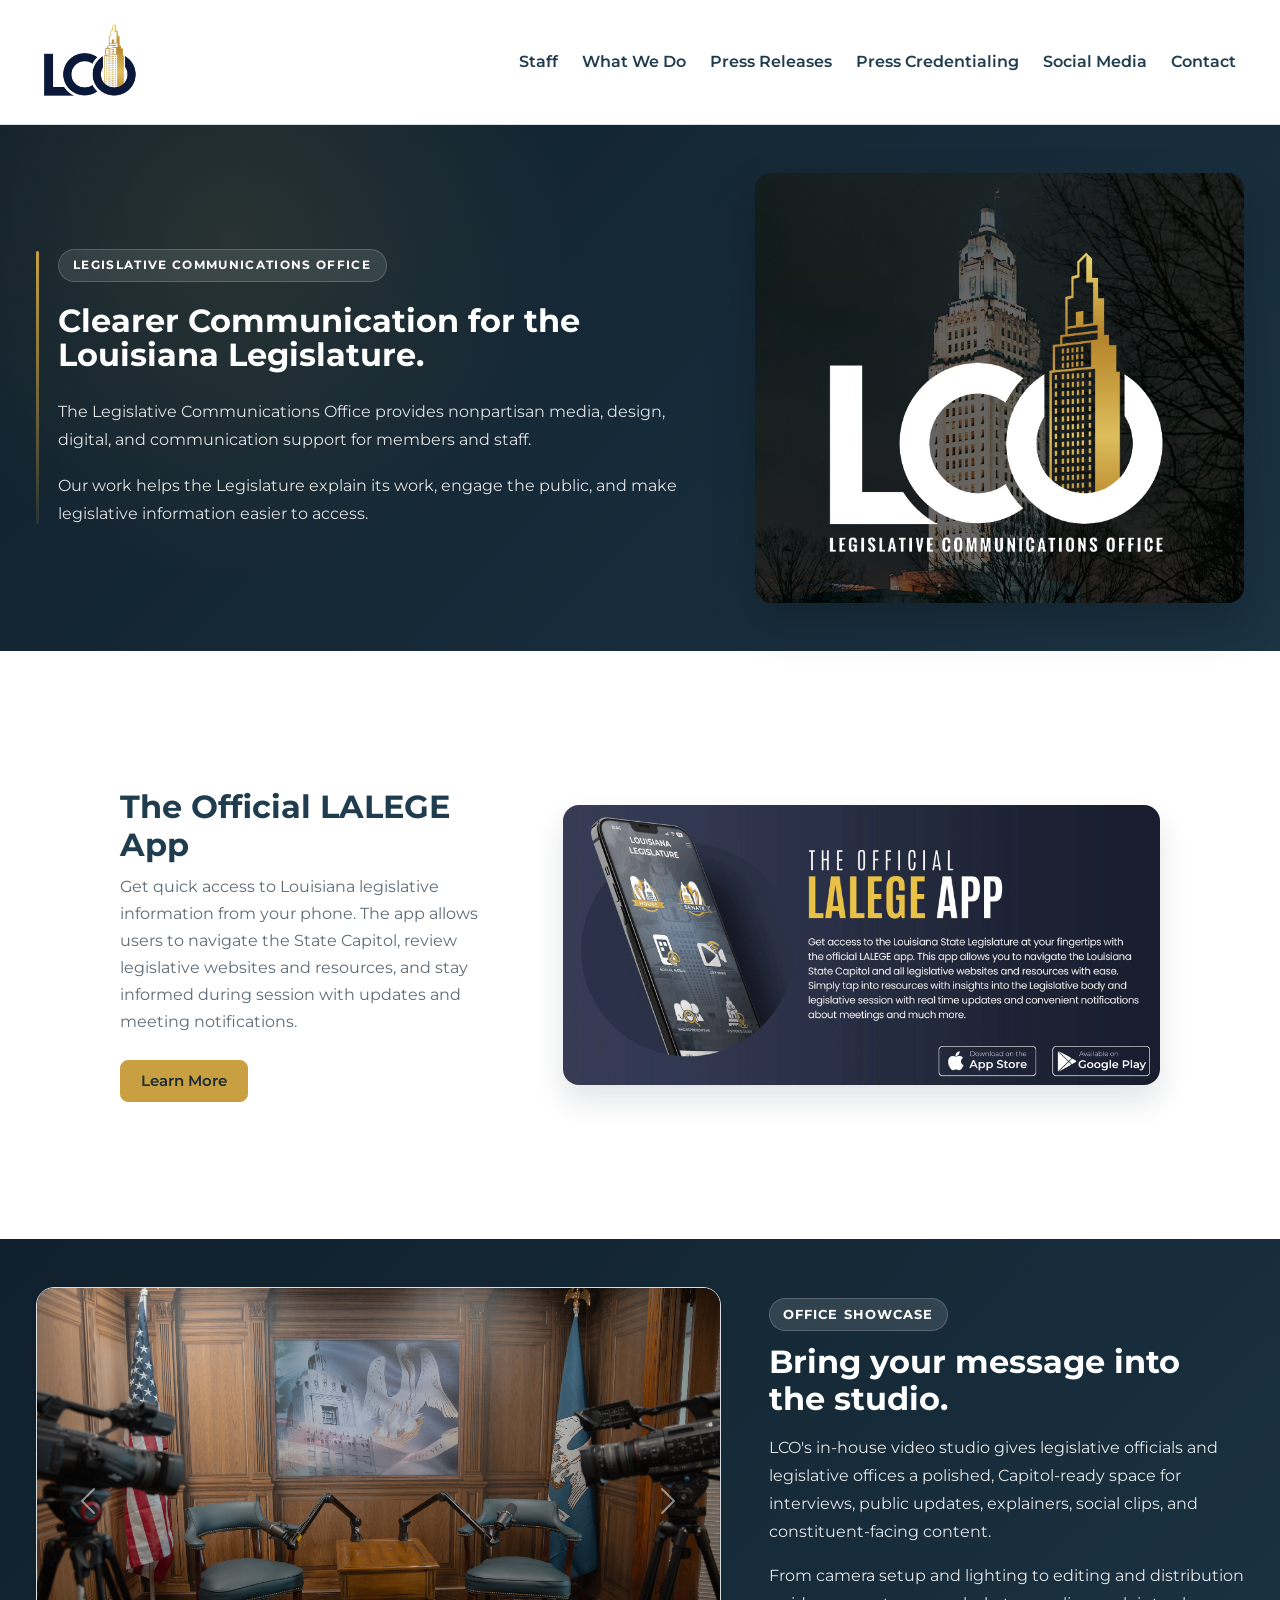
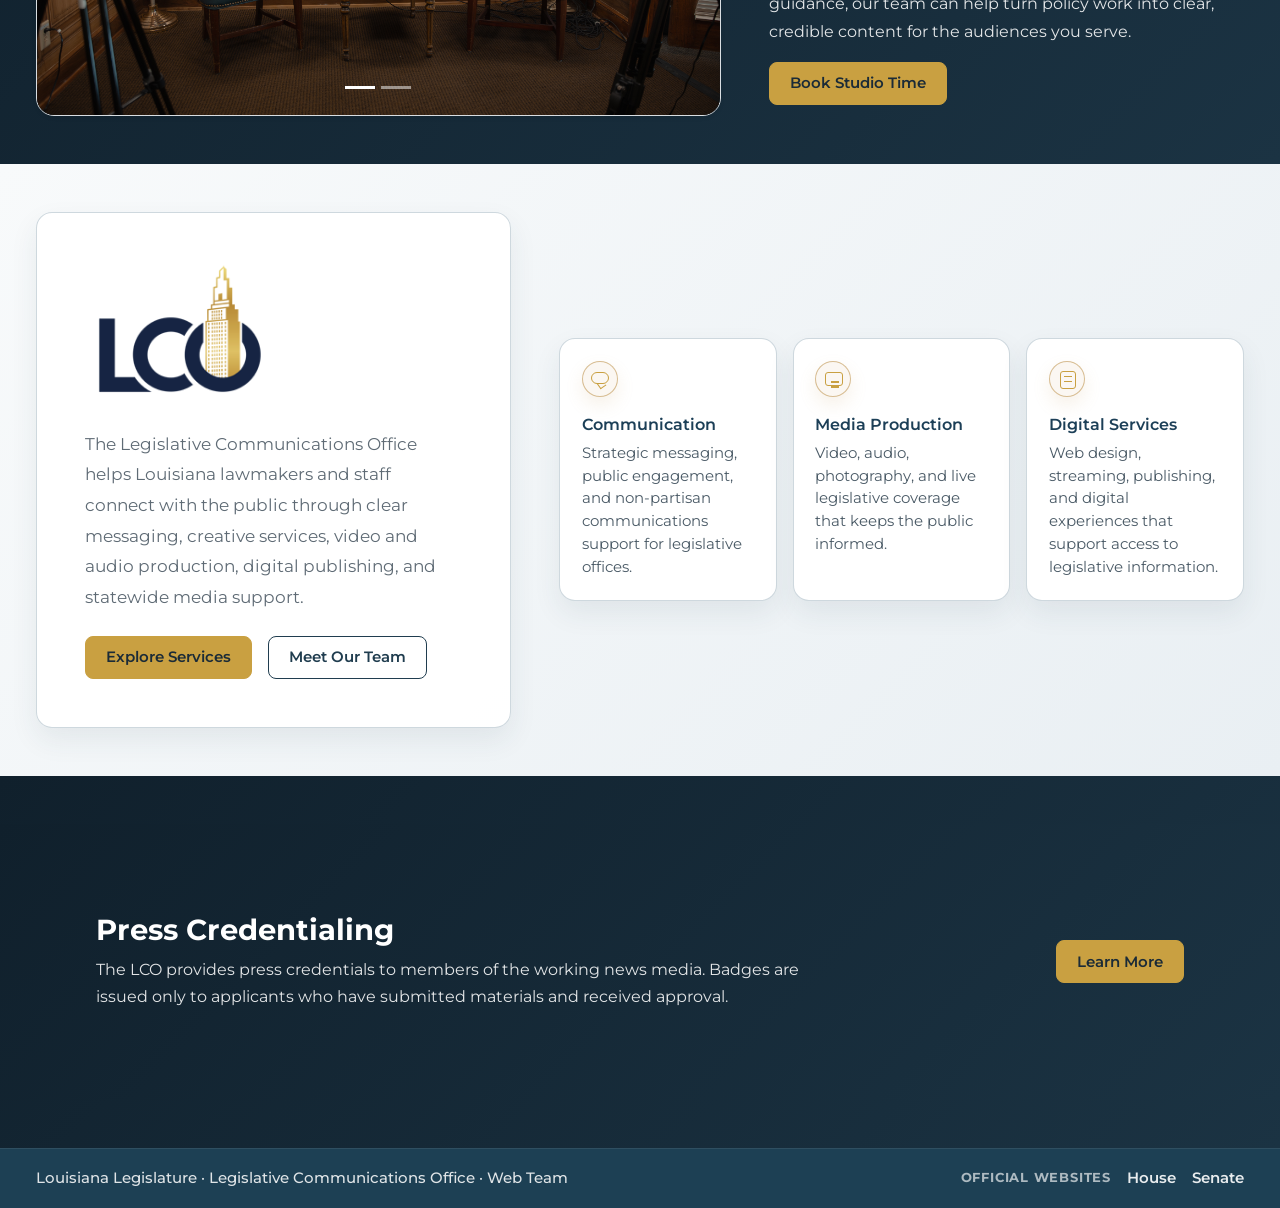
<file: index.html>
<!DOCTYPE html>
<html lang="en">
<head>
  <meta charset="UTF-8" />
  <meta name="viewport" content="width=device-width, initial-scale=1.0" />
  <title>Legislative Communications Office | Home</title>

  <link href="https://cdn.jsdelivr.net/npm/bootstrap@5.3.8/dist/css/bootstrap.min.css" rel="stylesheet">
  <link rel="stylesheet" href="css/lco.css" />
  <link href="https://fonts.googleapis.com/css2?family=Montserrat:wght@400;500;600;700;800&display=swap" rel="stylesheet">
</head>

<body>
  <a class="visually-hidden-focusable" href="#main-content">
    Skip to main content
  </a>

  <header class="site-header">
    <div class="container">
      <nav class="navbar navbar-expand-lg px-0 py-3">
        <a class="navbar-brand site-brand d-flex align-items-center" href="index.html">
          <img src="images/logo@2x.png" alt="LCO Logo" class="nav-logo">
        </a>

        <button
          class="navbar-toggler"
          type="button"
          data-bs-toggle="collapse"
          data-bs-target="#mainNav"
          aria-controls="mainNav"
          aria-expanded="false"
          aria-label="Toggle navigation">
          <span class="navbar-toggler-icon"></span>
        </button>

        <div class="collapse navbar-collapse site-nav" id="mainNav">
          <ul class="navbar-nav ms-auto">
            <li class="nav-item"><a class="nav-link" href="staff.html">Staff</a></li>
            <li class="nav-item"><a class="nav-link" href="what-we-do.html">What We Do</a></li>
            <li class="nav-item"><a class="nav-link" href="press-releases.html">Press Releases</a></li>
            <li class="nav-item"><a class="nav-link" href="press-credentialing.html">Press Credentialing</a></li>
            <li class="nav-item"><a class="nav-link" href="social-media.html">Social Media</a></li>
            <li class="nav-item"><a class="nav-link" href="contact.html">Contact</a></li>
          </ul>
        </div>
      </nav>
    </div>
  </header>

  <main id="main-content">

  <!-- BRAND / MISSION SPOTLIGHT -->
  <section class="brand-spotlight py-5">
    <div class="container">
      <div class="brand-spotlight__card p-4 p-lg-5 rounded-4">
        <div class="row align-items-center g-4">
          <div class="col-lg-7">
            <div class="brand-spotlight__content">
            <span class="brand-spotlight__eyebrow d-inline-block mb-3 rounded-pill fw-bold text-uppercase">Legislative Communications Office</span>

            <h1 class="brand-spotlight__title mb-4">
              Clearer Communication for the Louisiana Legislature.
            </h1>

            <p class="brand-spotlight__text mb-3">
              The Legislative Communications Office provides nonpartisan media, design, digital, and communication support for members and staff.
            </p>

            <p class="brand-spotlight__text mb-0">
              Our work helps the Legislature explain its work, engage the public, and make legislative information easier to access.
            </p>
            </div>
          </div>

          <div class="col-lg-5">
            <img
              src="images/footer-lco-image.jpg"
              class="brand-spotlight__image homepage-feature-image img-fluid rounded-4"
              alt="Legislative Communications Office media workspace"
              loading="lazy"
            >
          </div>
        </div>
      </div>
    </div>
  </section>

<!-- APP FEATURE -->
  <section class="py-5 app-feature-section" id="app">
    <div class="container-xxl px-4 px-lg-5">
      <div class="app-feature-card mx-auto p-4 p-lg-5 rounded-4 shadow-sm">
        <div class="row align-items-center g-4">
          <div class="col-lg-5">
            <div class="section-heading mb-0 app-feature-copy">

              <h2 class="section-heading__title">
                The Official LALEGE App
              </h2>

              <p class="section-heading__text mb-4">
                Get quick access to Louisiana legislative information from your phone. The app allows users to navigate the State Capitol, review legislative websites and resources, and stay informed during session with updates and meeting notifications.
              </p>

              <div class="text-center">
                <a href="#" class="btn btn-legis-primary">Learn More</a>
              </div>
            </div>
          </div>

          <div class="col-lg-7">
            <div class="app-feature-media">
              <img
                src="images/appsliderfull.gif"
                alt="Louisiana Legislature App"
                class="app-feature-media__image img-fluid rounded-4"
              >
            </div>
          </div>
        </div>
      </div>
    </div>
  </section>

<!-- OFFICE PHOTO CAROUSEL / STUDIO MARKETING -->
  <section class="office-showcase py-5">
    <div class="container">
      <div class="row align-items-center g-4 g-xl-5">
        <div class="col-lg-7">
          <div id="officePhotoCarousel" class="carousel slide office-carousel shadow-sm" data-bs-ride="carousel" data-bs-interval="3000">
            <div class="carousel-indicators">
              <button type="button" data-bs-target="#officePhotoCarousel" data-bs-slide-to="0" class="active" aria-current="true" aria-label="Office photo 1"></button>
              <button type="button" data-bs-target="#officePhotoCarousel" data-bs-slide-to="1" aria-label="Office photo 2"></button>
              <!--button type="button" data-bs-target="#officePhotoCarousel" data-bs-slide-to="2" aria-label="Office photo 3"></button-->
              <!--button type="button" data-bs-target="#officePhotoCarousel" data-bs-slide-to="3" aria-label="Office photo 4"></button-->
            </div>

            <div class="carousel-inner">
              <div class="carousel-item active">
                <img src="images/newsroomgallery/MediaRoom1.jpg" class="d-block w-100 office-carousel__image" alt="Legislative Communications Office team working in the Capitol">
              </div>

              <div class="carousel-item">
                <img src="images/newsroomgallery/MediaRoom2.jpg" class="d-block w-100 office-carousel__image" alt="LCO staff preparing media coverage">
              </div>

              <!--div class="carousel-item">
                <img src="images/newsroomgallery/new/Y40A0261.jpg" class="d-block w-100 office-carousel__image" alt="Behind-the-scenes media production at the Legislative Communications Office">
              </div-->

              <!--div class="carousel-item">
                <img src="images/newsroomgallery/new/Y40A0265.jpg" class="d-block w-100 office-carousel__image" alt="Office photo from the Legislative Communications Office">
              </div-->
            </div>

            <button class="carousel-control-prev" type="button" data-bs-target="#officePhotoCarousel" data-bs-slide="prev" aria-label="Previous office photo">
              <span class="carousel-control-prev-icon" aria-hidden="true"></span>
            </button>

            <button class="carousel-control-next" type="button" data-bs-target="#officePhotoCarousel" data-bs-slide="next" aria-label="Next office photo">
              <span class="carousel-control-next-icon" aria-hidden="true"></span>
            </button>
          </div>
        </div>

        <div class="col-lg-5">
          <div class="office-showcase__copy">
            <span class="office-showcase__eyebrow d-inline-block rounded-pill fw-bold text-uppercase">Office Showcase</span>

            <h2 class="office-showcase__title">
              Bring your message into the studio.
            </h2>

            <p class="office-showcase__text">
              LCO's in-house video studio gives legislative officials and legislative offices a polished, Capitol-ready space for interviews, public updates, explainers, social clips, and constituent-facing content.
            </p>

            <p class="office-showcase__text">
              From camera setup and lighting to editing and distribution guidance, our team can help turn policy work into clear, credible content for the audiences you serve.
            </p>

            <a href="contact.html" class="btn btn-legis-primary">Book Studio Time</a>
          </div>
        </div>
      </div>
    </div>
  </section>

<!-- SUPPORT / HIGHLIGHTS -->
  <section class="homepage-hero py-5">
    <div class="container">
      <div class="row align-items-center g-4 g-xl-5">
        <div class="col-lg-5">
          <div class="hero-brand-block p-4 p-lg-5 rounded-4 shadow-sm">
            <img src="images/logo@2x.png" alt="LCO Logo" class="hero-logo hero-logo--intro img-fluid" loading="lazy">

            <p class="hero-text mt-4">
              The Legislative Communications Office helps Louisiana lawmakers and staff connect with the public through clear messaging, creative services, video and audio production, digital publishing, and statewide media support.
            </p>

            <div class="hero-actions d-flex flex-wrap align-items-center gap-3">
              <a href="what-we-do.html" class="btn btn-legis-primary">Explore Services</a>
              <a href="staff.html" class="btn btn-legis-outline-dark">Meet Our Team</a>
            </div>
          </div>
        </div>

        <div class="col-lg-7">
          <div class="hero-highlights d-grid gap-3">
            <div class="highlight-item p-4 rounded-4 shadow-sm">
              <span class="highlight-item__icon" aria-hidden="true"></span>
              <strong>Communication</strong>
              <p>Strategic messaging, public engagement, and non-partisan communications support for legislative offices.</p>
            </div>

            <div class="highlight-item p-4 rounded-4 shadow-sm">
              <span class="highlight-item__icon" aria-hidden="true"></span>
              <strong>Media Production</strong>
              <p>Video, audio, photography, and live legislative coverage that keeps the public informed.</p>
            </div>

            <div class="highlight-item p-4 rounded-4 shadow-sm">
              <span class="highlight-item__icon" aria-hidden="true"></span>
              <strong>Digital Services</strong>
              <p>Web design, streaming, publishing, and digital experiences that support access to legislative information.</p>
            </div>
          </div>
        </div>
      </div>
    </div>
  </section>

<!-- FEATURED RESOURCE -->
  <section class="py-5 spotlight-section">
    <div class="container-fluid px-0">
      <div class="spotlight-card spotlight-card--wide p-4 p-lg-5">
        <div class="spotlight-card__inner mx-auto px-4 px-lg-5">
        <div class="row align-items-center justify-content-between g-4">
          <div class="col-lg-8">

            <h2 class="spotlight-card__title">
              Press Credentialing
            </h2>

            <p class="spotlight-card__text mb-0">
              The LCO provides press credentials to members of the working news media. Badges are issued only to applicants who have submitted materials and received approval.
            </p>
          </div>

          <div class="col-lg-4 text-lg-end">
            <a href="press-credentialing.html" class="btn btn-legis-primary">Learn More</a>
          </div>
        </div>
        </div>
      </div>
    </div>
  </section>

  </main>

  <!-- FOOTER -->
  <footer class="footer-strip py-3">
    <div class="container d-md-flex justify-content-between align-items-center gap-3">
      <div>Louisiana Legislature · Legislative Communications Office · Web Team</div>
      <div class="footer-strip__links d-flex flex-wrap align-items-center gap-2 gap-md-3">
        <span class="footer-strip__link-label">Official websites</span>
        <a href="https://house.louisiana.gov/" target="_blank" rel="noopener noreferrer">House</a>
        <a href="https://senate.la.gov/" target="_blank" rel="noopener noreferrer">Senate</a>
      </div>
    </div>
  </footer>

  <script src="https://cdn.jsdelivr.net/npm/bootstrap@5.3.8/dist/js/bootstrap.bundle.min.js"></script>
</body>
</html>
</file>
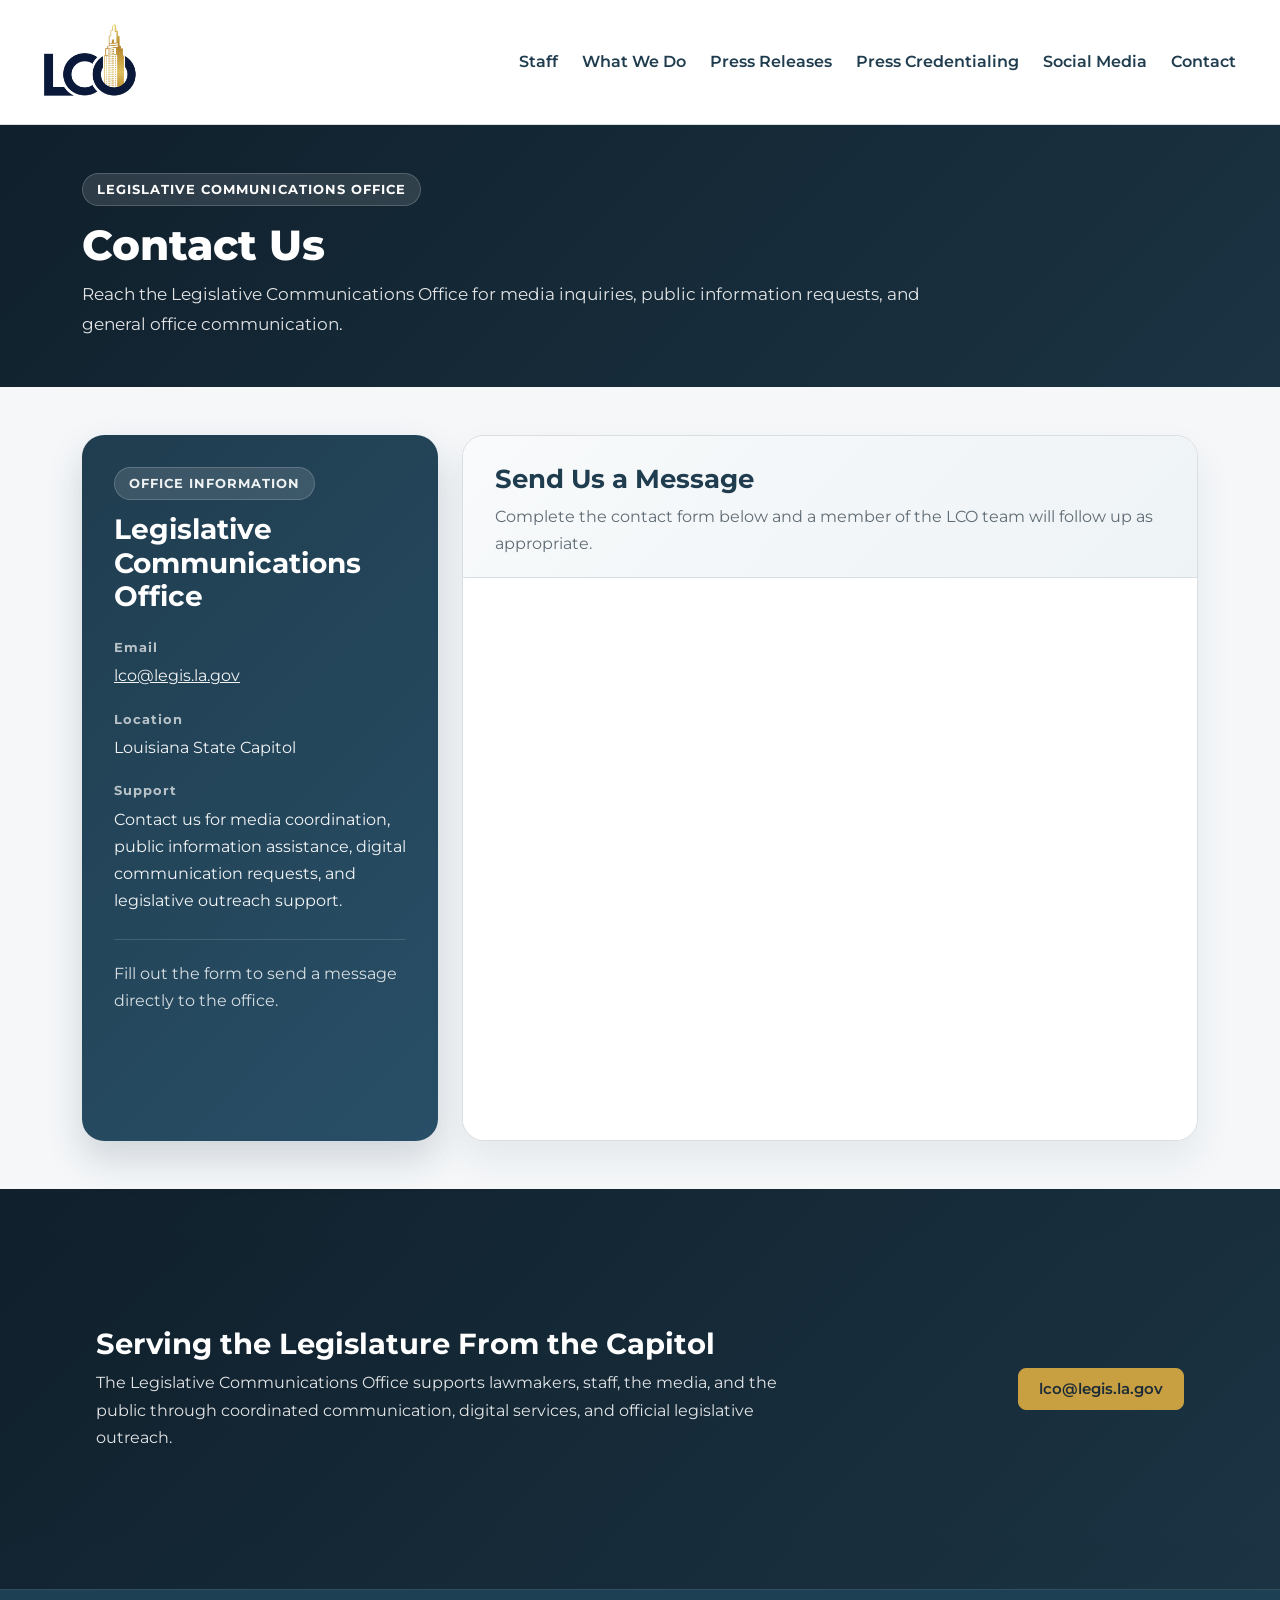
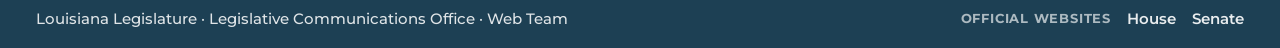
<file: contact.html>
<!DOCTYPE html>
<html lang="en">
<head>
  <meta charset="UTF-8" />
  <meta name="viewport" content="width=device-width, initial-scale=1.0" />
  <title>Legislative Communications Office | Contact Us</title>

  <link href="https://cdn.jsdelivr.net/npm/bootstrap@5.3.8/dist/css/bootstrap.min.css" rel="stylesheet">
  <link rel="stylesheet" href="css/lco.css" />
  <link href="https://fonts.googleapis.com/css2?family=Montserrat:wght@400;500;600;700;800&display=swap" rel="stylesheet">
</head>

<body>
  <a class="visually-hidden-focusable" href="#main-content">
    Skip to main content
  </a>

  <header class="site-header">
    <div class="container">
      <nav class="navbar navbar-expand-lg px-0 py-3">
        <a class="navbar-brand site-brand d-flex align-items-center" href="index.html">
          <img src="images/logo@2x.png" alt="LCO Logo" class="nav-logo">
        </a>

        <button
          class="navbar-toggler"
          type="button"
          data-bs-toggle="collapse"
          data-bs-target="#mainNav"
          aria-controls="mainNav"
          aria-expanded="false"
          aria-label="Toggle navigation">
          <span class="navbar-toggler-icon"></span>
        </button>

        <div class="collapse navbar-collapse site-nav" id="mainNav">
          <ul class="navbar-nav ms-auto">
            <li class="nav-item">
              <a class="nav-link" href="staff.html">Staff</a>
            </li>
            <li class="nav-item">
              <a class="nav-link" href="what-we-do.html">What We Do</a>
            </li>
            <li class="nav-item">
              <a class="nav-link" href="press-releases.html">Press Releases</a>
            </li>
            <li class="nav-item">
              <a class="nav-link" href="press-credentialing.html">Press Credentialing</a>
            </li>
            <li class="nav-item">
              <a class="nav-link" href="social-media.html">Social Media</a>
            </li>
            <li class="nav-item">
              <a class="nav-link" href="contact.html">Contact</a>
            </li>
          </ul>
        </div>
      </nav>
    </div>
  </header>

  <main id="main-content">

  <section class="page-hero page-hero--contact py-5">
    <div class="container">
      <div class="page-hero__content">
        <span class="page-hero__eyebrow d-inline-block mb-3 rounded-pill fw-bold text-uppercase">Legislative Communications Office</span>
        <h1 class="page-hero__title">Contact Us</h1>
        <p class="page-hero__text">
          Reach the Legislative Communications Office for media inquiries, public information requests, and general office communication.
        </p>
      </div>
    </div>
  </section>

  <section class="section-block contact-page-section py-5">
    <div class="container">
      <div class="row g-4">
        <div class="col-lg-4">
          <aside class="contact-info-card h-100">
            <div class="contact-info-card__eyebrow d-inline-block rounded-pill fw-bold text-uppercase">Office Information</div>
            <h2 class="contact-info-card__title">Legislative Communications Office</h2>

            <div class="contact-info-card__item">
              <span class="contact-info-card__label">Email</span>
              <a href="mailto:lco@legis.la.gov" class="contact-info-card__link">lco@legis.la.gov</a>
            </div>

            <div class="contact-info-card__item">
              <span class="contact-info-card__label">Location</span>
              <div class="contact-info-card__text">Louisiana State Capitol</div>
            </div>

            <div class="contact-info-card__item">
              <span class="contact-info-card__label">Support</span>
              <div class="contact-info-card__text">
                Contact us for media coordination, public information assistance, digital communication requests, and legislative outreach support.
              </div>
            </div>

            <div class="contact-info-card__note">
              Fill out the form to send a message directly to the office.
            </div>
          </aside>
        </div>

        <div class="col-lg-8">
          <div class="contact-form-card h-100">
            <div class="contact-form-card__header">
              <h2 class="contact-form-card__title">Send Us a Message</h2>
              <p class="contact-form-card__text mb-0">
                Complete the contact form below and a member of the LCO team will follow up as appropriate.
              </p>
            </div>

            <div class="contact-form-card__body">
              <iframe
                id="JotFormIFrame-210964816774163"
                title="Legislative Communications Office contact form"
                onload="window.parent.scrollTo(0,0)"
                allowtransparency="true"
                allowfullscreen="true"
                allow="geolocation; microphone; camera"
                src="https://form.jotform.com/210964816774163"
                frameborder="0"
                style="min-width:100%; height:539px; border:none;"
                scrolling="no">
              </iframe>

              <script type="text/javascript">
                var ifr = document.getElementById("JotFormIFrame-210964816774163");
                if (ifr) {
                  var src = ifr.src;
                  var iframeParams = [];
                  if (window.location.href && window.location.href.indexOf("?") > -1) {
                    iframeParams = iframeParams.concat(window.location.href.substr(window.location.href.indexOf("?") + 1).split('&'));
                  }
                  if (src && src.indexOf("?") > -1) {
                    iframeParams = iframeParams.concat(src.substr(src.indexOf("?") + 1).split("&"));
                    src = src.substr(0, src.indexOf("?"));
                  }
                  iframeParams.push("isIframeEmbed=1");
                  ifr.src = src + "?" + iframeParams.join('&');
                }

                window.handleIFrameMessage = function(e) {
                  if (typeof e.data === 'object') return;
                  var args = e.data.split(":");
                  var iframe;
                  if (args.length > 2) {
                    iframe = document.getElementById("JotFormIFrame-" + args[(args.length - 1)]);
                  } else {
                    iframe = document.getElementById("JotFormIFrame");
                  }
                  if (!iframe) return;

                  switch (args[0]) {
                    case "scrollIntoView":
                      iframe.scrollIntoView();
                      break;
                    case "setHeight":
                      iframe.style.height = args[1] + "px";
                      break;
                    case "collapseErrorPage":
                      if (iframe.clientHeight > window.innerHeight) {
                        iframe.style.height = window.innerHeight + "px";
                      }
                      break;
                    case "reloadPage":
                      window.location.reload();
                      break;
                    case "loadScript":
                      if (!window.isPermitted(e.origin, ['jotform.com', 'jotform.pro'])) break;
                      var src = args[1];
                      if (args.length > 3) {
                        src = args[1] + ':' + args[2];
                      }
                      var script = document.createElement('script');
                      script.src = src;
                      script.type = 'text/javascript';
                      document.body.appendChild(script);
                      break;
                    case "exitFullscreen":
                      if (window.document.exitFullscreen) window.document.exitFullscreen();
                      else if (window.document.mozCancelFullScreen) window.document.mozCancelFullScreen();
                      else if (window.document.webkitExitFullscreen) window.document.webkitExitFullscreen();
                      else if (window.document.msExitFullscreen) window.document.msExitFullscreen();
                      break;
                  }

                  var isJotForm = (e.origin.indexOf("jotform") > -1);
                  if (isJotForm && "contentWindow" in iframe && "postMessage" in iframe.contentWindow) {
                    var urls = {
                      "docurl": encodeURIComponent(document.URL),
                      "referrer": encodeURIComponent(document.referrer)
                    };
                    iframe.contentWindow.postMessage(JSON.stringify({"type":"urls","value":urls}), "*");
                  }
                };

                window.isPermitted = function(originUrl, whitelisted_domains) {
                  var url = document.createElement('a');
                  url.href = originUrl;
                  var hostname = url.hostname;
                  var result = false;
                  if (typeof hostname !== 'undefined') {
                    whitelisted_domains.forEach(function(element) {
                      if (hostname.slice((-1 * element.length - 1)) === '.' + element || hostname === element) {
                        result = true;
                      }
                    });
                    return result;
                  }
                };

                if (window.addEventListener) {
                  window.addEventListener("message", handleIFrameMessage, false);
                } else if (window.attachEvent) {
                  window.attachEvent("onmessage", handleIFrameMessage);
                }
              </script>
            </div>
          </div>
        </div>
      </div>
    </div>
  </section>

  <section class="py-5 spotlight-section">
    <div class="container-fluid px-0">
      <div class="spotlight-card spotlight-card--wide p-4 p-lg-5">
        <div class="spotlight-card__inner mx-auto px-4 px-lg-5">
        <div class="row align-items-center justify-content-between g-4">
          <div class="col-lg-8">

            <h2 class="spotlight-card__title">
              Serving the Legislature From the Capitol
            </h2>

            <p class="spotlight-card__text mb-0">
              The Legislative Communications Office supports lawmakers, staff, the media, and the public through coordinated communication, digital services, and official legislative outreach.
            </p>
          </div>

          <div class="col-lg-4 text-lg-end">
            <div class="d-flex flex-column align-items-start align-items-lg-end gap-2">
              <a href="mailto:lco@legis.la.gov" class="btn btn-legis-primary">lco@legis.la.gov</a>
            </div>
          </div>
        </div>
        </div>
      </div>
    </div>
  </section>

  </main>

  <footer class="footer-strip py-3">
    <div class="container d-md-flex justify-content-between align-items-center gap-3">
      <div>Louisiana Legislature · Legislative Communications Office · Web Team</div>
      <div class="footer-strip__links d-flex flex-wrap align-items-center gap-2 gap-md-3">
        <span class="footer-strip__link-label">Official websites</span>
        <a href="https://house.louisiana.gov/" target="_blank" rel="noopener noreferrer">House</a>
        <a href="https://senate.la.gov/" target="_blank" rel="noopener noreferrer">Senate</a>
      </div>
    </div>
  </footer>

  <script src="https://cdn.jsdelivr.net/npm/bootstrap@5.3.8/dist/js/bootstrap.bundle.min.js"></script>
</body>
</html>
</file>
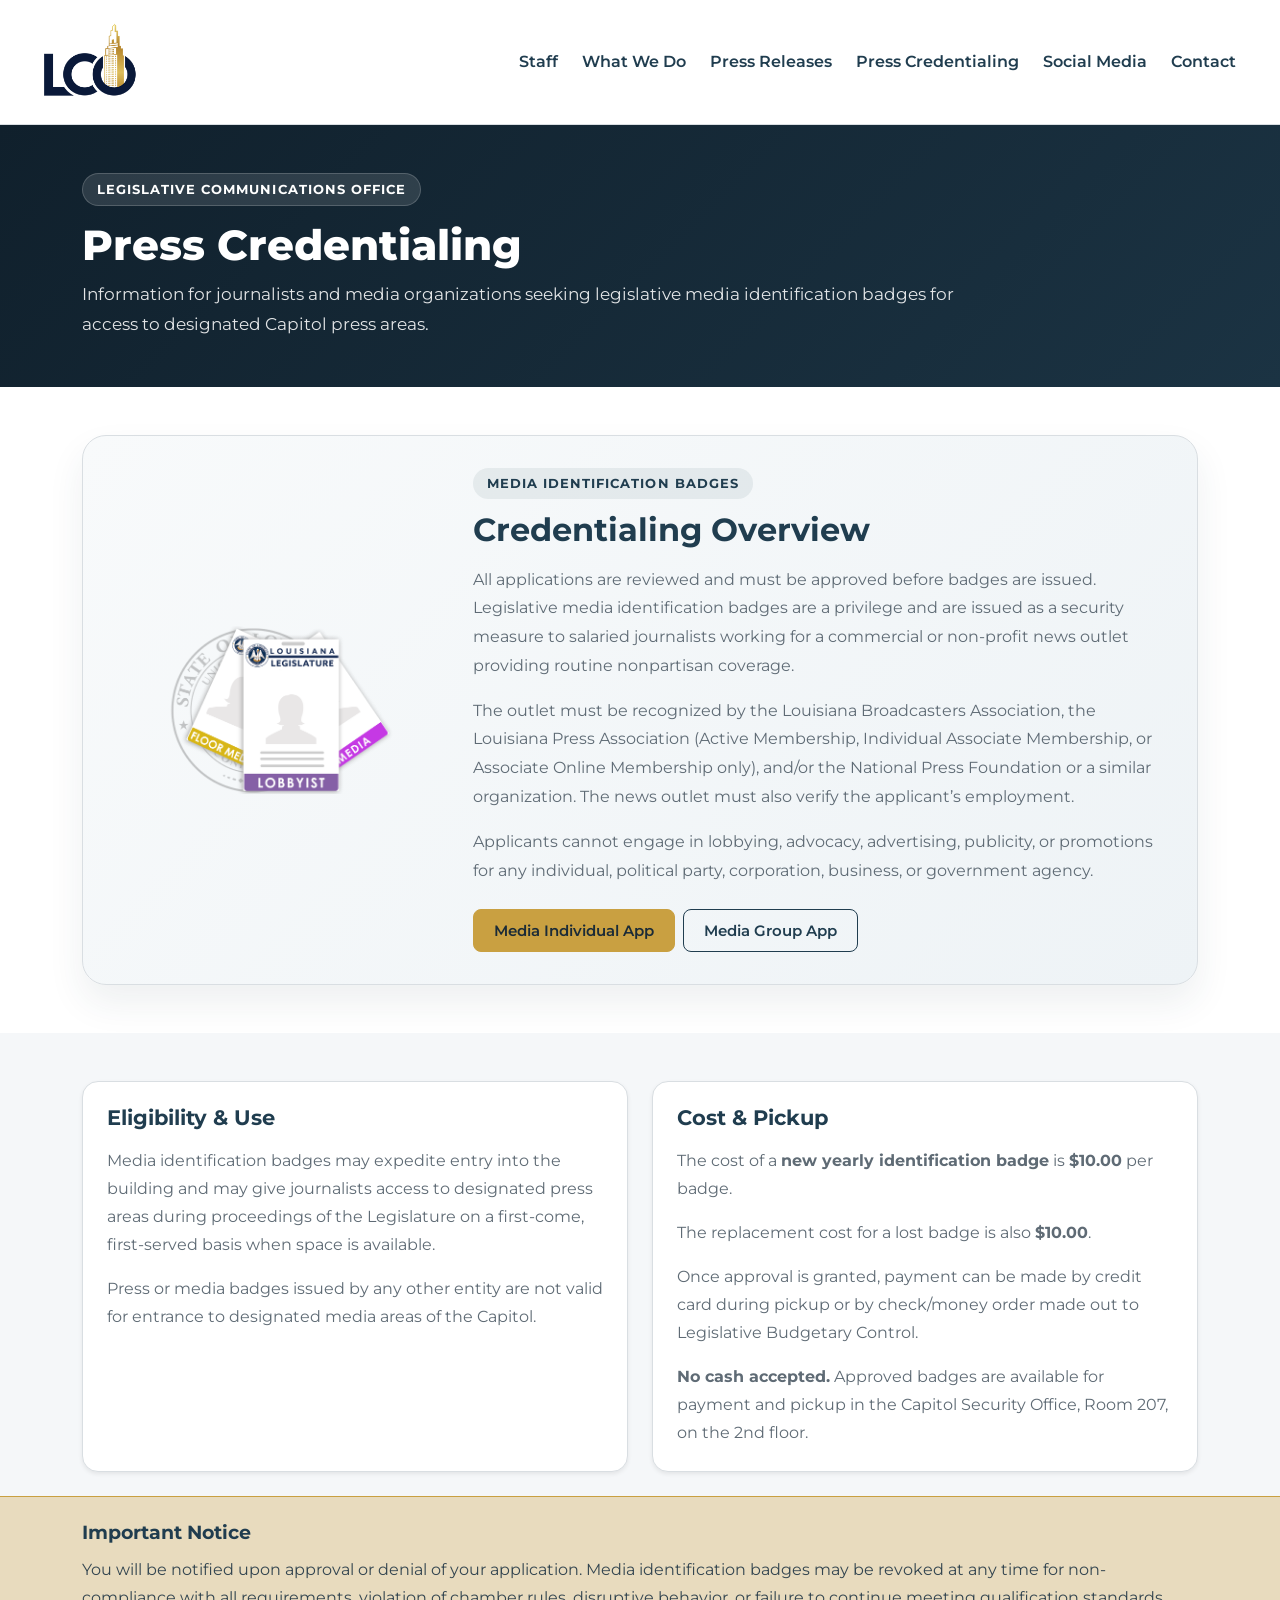
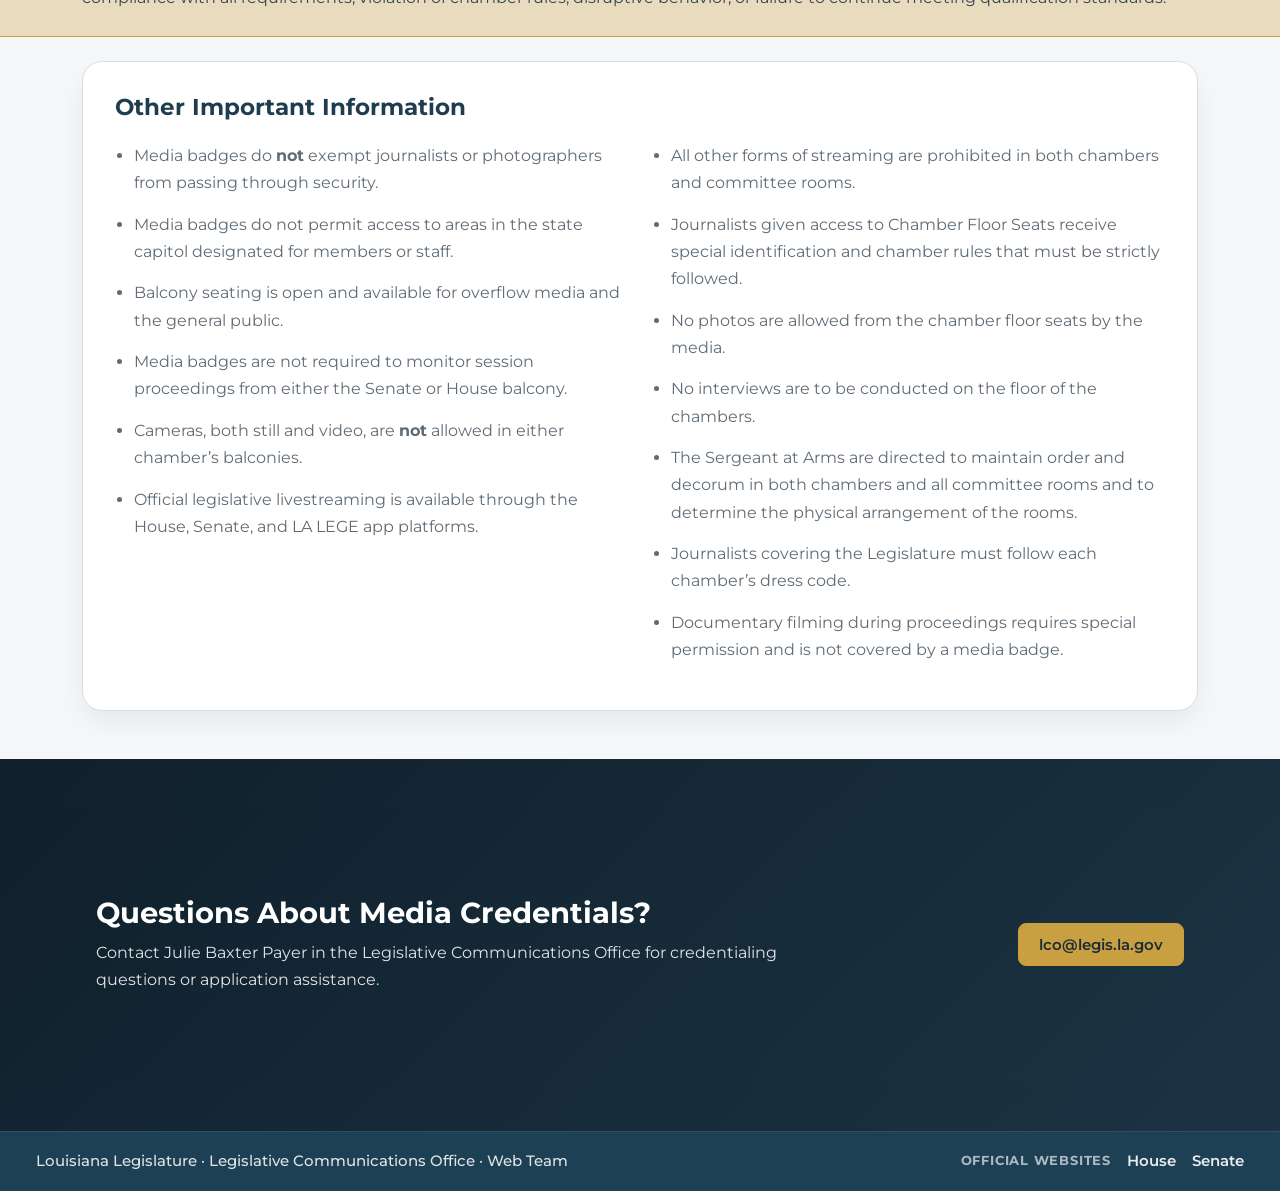
<file: press-credentialing.html>
<!DOCTYPE html>
<html lang="en">
<head>
  <meta charset="UTF-8" />
  <meta name="viewport" content="width=device-width, initial-scale=1.0" />
  <title>Legislative Communications Office | Press Credentialing</title>

  <link href="https://cdn.jsdelivr.net/npm/bootstrap@5.3.8/dist/css/bootstrap.min.css" rel="stylesheet">
  <link rel="stylesheet" href="css/lco.css" />
  <link href="https://fonts.googleapis.com/css2?family=Montserrat:wght@400;500;600;700;800&display=swap" rel="stylesheet">
</head>

<body>
  <a class="visually-hidden-focusable" href="#main-content">
    Skip to main content
  </a>

  <header class="site-header">
    <div class="container">
      <nav class="navbar navbar-expand-lg px-0 py-3">
        <a class="navbar-brand site-brand d-flex align-items-center" href="index.html">
          <img src="images/logo@2x.png" alt="LCO Logo" class="nav-logo">
        </a>

        <button
          class="navbar-toggler"
          type="button"
          data-bs-toggle="collapse"
          data-bs-target="#mainNav"
          aria-controls="mainNav"
          aria-expanded="false"
          aria-label="Toggle navigation">
          <span class="navbar-toggler-icon"></span>
        </button>

        <div class="collapse navbar-collapse site-nav" id="mainNav">
          <ul class="navbar-nav ms-auto">
            <li class="nav-item">
              <a class="nav-link" href="staff.html">Staff</a>
            </li>
            <li class="nav-item">
              <a class="nav-link" href="what-we-do.html">What We Do</a>
            </li>
            <li class="nav-item">
              <a class="nav-link" href="press-releases.html">Press Releases</a>
            </li>
            <li class="nav-item">
              <a class="nav-link" href="press-credentialing.html">Press Credentialing</a>
            </li>
            <li class="nav-item">
              <a class="nav-link" href="social-media.html">Social Media</a>
            </li>
            <li class="nav-item">
              <a class="nav-link" href="contact.html">Contact</a>
            </li>
          </ul>
        </div>
      </nav>
    </div>
  </header>

  <main id="main-content">

  <section class="page-hero page-hero--credentialing py-5">
    <div class="container">
      <div class="page-hero__content">
        <span class="page-hero__eyebrow d-inline-block mb-3 rounded-pill fw-bold text-uppercase">Legislative Communications Office</span>
        <h1 class="page-hero__title">Press Credentialing</h1>
        <p class="page-hero__text">
          Information for journalists and media organizations seeking legislative media identification badges for access to designated Capitol press areas.
        </p>
      </div>
    </div>
  </section>

  <section class="section-block credentialing-overview-section py-5">
    <div class="container">
      <div class="credentialing-overview-card">
        <div class="row align-items-center g-4">
          <div class="col-lg-4 text-center">
            <img src="images/badge4.png" alt="Media Credentials Badge" class="credentialing-badge-image img-fluid">
          </div>

          <div class="col-lg-8">
            <span class="credentialing-eyebrow d-inline-block rounded-pill fw-bold text-uppercase">Media Identification Badges</span>
            <h2 class="credentialing-title">Credentialing Overview</h2>

            <p class="credentialing-text">
              All applications are reviewed and must be approved before badges are issued. Legislative media identification badges are a privilege and are issued as a security measure to salaried journalists working for a commercial or non-profit news outlet providing routine nonpartisan coverage.
            </p>

            <p class="credentialing-text">
              The outlet must be recognized by the Louisiana Broadcasters Association, the Louisiana Press Association (Active Membership, Individual Associate Membership, or Associate Online Membership only), and/or the National Press Foundation or a similar organization. The news outlet must also verify the applicant’s employment.
            </p>

            <p class="credentialing-text">
              Applicants cannot engage in lobbying, advocacy, advertising, publicity, or promotions for any individual, political party, corporation, business, or government agency.
            </p>

            <div class="credentialing-cta-group d-flex flex-wrap gap-2 mt-4">
              <a href="https://house.louisiana.gov/H_Staff/ASPNETFORM/Form_MediaIndividual" target="_blank" rel="noopener noreferrer" class="btn btn-legis-primary">
                Media Individual App
              </a>
              <a href="https://house.louisiana.gov/H_Staff/ASPNETFORM/Form_MediaGroup" target="_blank" rel="noopener noreferrer" class="btn btn-legis-outline-dark">
                Media Group App
              </a>
            </div>
          </div>
        </div>
      </div>
    </div>
  </section>

  <section class="section-block credentialing-details-section py-5">
    <div class="container">
      <div class="row g-4">
        <div class="col-lg-6">
          <article class="info-card p-4 rounded-4 shadow-sm h-100">
            <h3 class="info-card__title">Eligibility &amp; Use</h3>
            <p class="info-card__text">
              Media identification badges may expedite entry into the building and may give journalists access to designated press areas during proceedings of the Legislature on a first-come, first-served basis when space is available.
            </p>
            <p class="info-card__text mb-0">
              Press or media badges issued by any other entity are not valid for entrance to designated media areas of the Capitol.
            </p>
          </article>
        </div>

        <div class="col-lg-6">
          <article class="info-card p-4 rounded-4 shadow-sm h-100">
            <h3 class="info-card__title">Cost &amp; Pickup</h3>
            <p class="info-card__text">
              The cost of a <strong>new yearly identification badge</strong> is <strong>$10.00</strong> per badge.
            </p>
            <p class="info-card__text">
              The replacement cost for a lost badge is also <strong>$10.00</strong>.
            </p>
            <p class="info-card__text">
              Once approval is granted, payment can be made by credit card during pickup or by check/money order made out to Legislative Budgetary Control.
            </p>
            <p class="info-card__text mb-0">
              <strong>No cash accepted.</strong> Approved badges are available for payment and pickup in the Capitol Security Office, Room 207, on the 2nd floor.
            </p>
          </article>
        </div>
      </div>

    </div>

    <aside class="credentialing-alert-card py-4 mt-4" aria-labelledby="credentialing-notice-title">
      <div class="container">
        <h3 class="credentialing-alert-card__title" id="credentialing-notice-title">Important Notice</h3>
        <p class="credentialing-alert-card__text">
          You will be notified upon approval or denial of your application. Media identification badges may be revoked at any time for non-compliance with all requirements, violation of chamber rules, disruptive behavior, or failure to continue meeting qualification standards.
        </p>
      </div>

    </aside>

    <div class="container">
      <div class="credentialing-rules-card mt-4">
        <h3 class="credentialing-rules-card__title">Other Important Information</h3>

        <div class="row g-4">
          <div class="col-lg-6">
            <ul class="credentialing-list">
              <li>Media badges do <strong>not</strong> exempt journalists or photographers from passing through security.</li>
              <li>Media badges do not permit access to areas in the state capitol designated for members or staff.</li>
              <li>Balcony seating is open and available for overflow media and the general public.</li>
              <li>Media badges are not required to monitor session proceedings from either the Senate or House balcony.</li>
              <li>Cameras, both still and video, are <strong>not</strong> allowed in either chamber’s balconies.</li>
              <li>Official legislative livestreaming is available through the House, Senate, and LA LEGE app platforms.</li>
            </ul>
          </div>

          <div class="col-lg-6">
            <ul class="credentialing-list">
              <li>All other forms of streaming are prohibited in both chambers and committee rooms.</li>
              <li>Journalists given access to Chamber Floor Seats receive special identification and chamber rules that must be strictly followed.</li>
              <li>No photos are allowed from the chamber floor seats by the media.</li>
              <li>No interviews are to be conducted on the floor of the chambers.</li>
              <li>The Sergeant at Arms are directed to maintain order and decorum in both chambers and all committee rooms and to determine the physical arrangement of the rooms.</li>
              <li>Journalists covering the Legislature must follow each chamber’s dress code.</li>
              <li>Documentary filming during proceedings requires special permission and is not covered by a media badge.</li>
            </ul>
          </div>
        </div>
      </div>

    </div>
  </section>

  <section class="py-5 spotlight-section">
    <div class="container-fluid px-0">
      <div class="spotlight-card spotlight-card--wide p-4 p-lg-5">
        <div class="spotlight-card__inner mx-auto px-4 px-lg-5">
        <div class="row align-items-center justify-content-between g-4">
          <div class="col-lg-8">

            <h2 class="spotlight-card__title">
              Questions About Media Credentials?
            </h2>

            <p class="spotlight-card__text mb-0">
              Contact Julie Baxter Payer in the Legislative Communications Office for credentialing questions or application assistance.
            </p>
          </div>

          <div class="col-lg-4 text-lg-end">
            <a href="mailto:lco@legis.la.gov" class="btn btn-legis-primary">lco@legis.la.gov</a>
          </div>
        </div>
        </div>
      </div>
    </div>
  </section>

  </main>

  <footer class="footer-strip py-3">
    <div class="container d-md-flex justify-content-between align-items-center gap-3">
      <div>Louisiana Legislature · Legislative Communications Office · Web Team</div>
      <div class="footer-strip__links d-flex flex-wrap align-items-center gap-2 gap-md-3">
        <span class="footer-strip__link-label">Official websites</span>
        <a href="https://house.louisiana.gov/" target="_blank" rel="noopener noreferrer">House</a>
        <a href="https://senate.la.gov/" target="_blank" rel="noopener noreferrer">Senate</a>
      </div>
    </div>
  </footer>

  <script src="https://cdn.jsdelivr.net/npm/bootstrap@5.3.8/dist/js/bootstrap.bundle.min.js"></script>
</body>
</html>
</file>
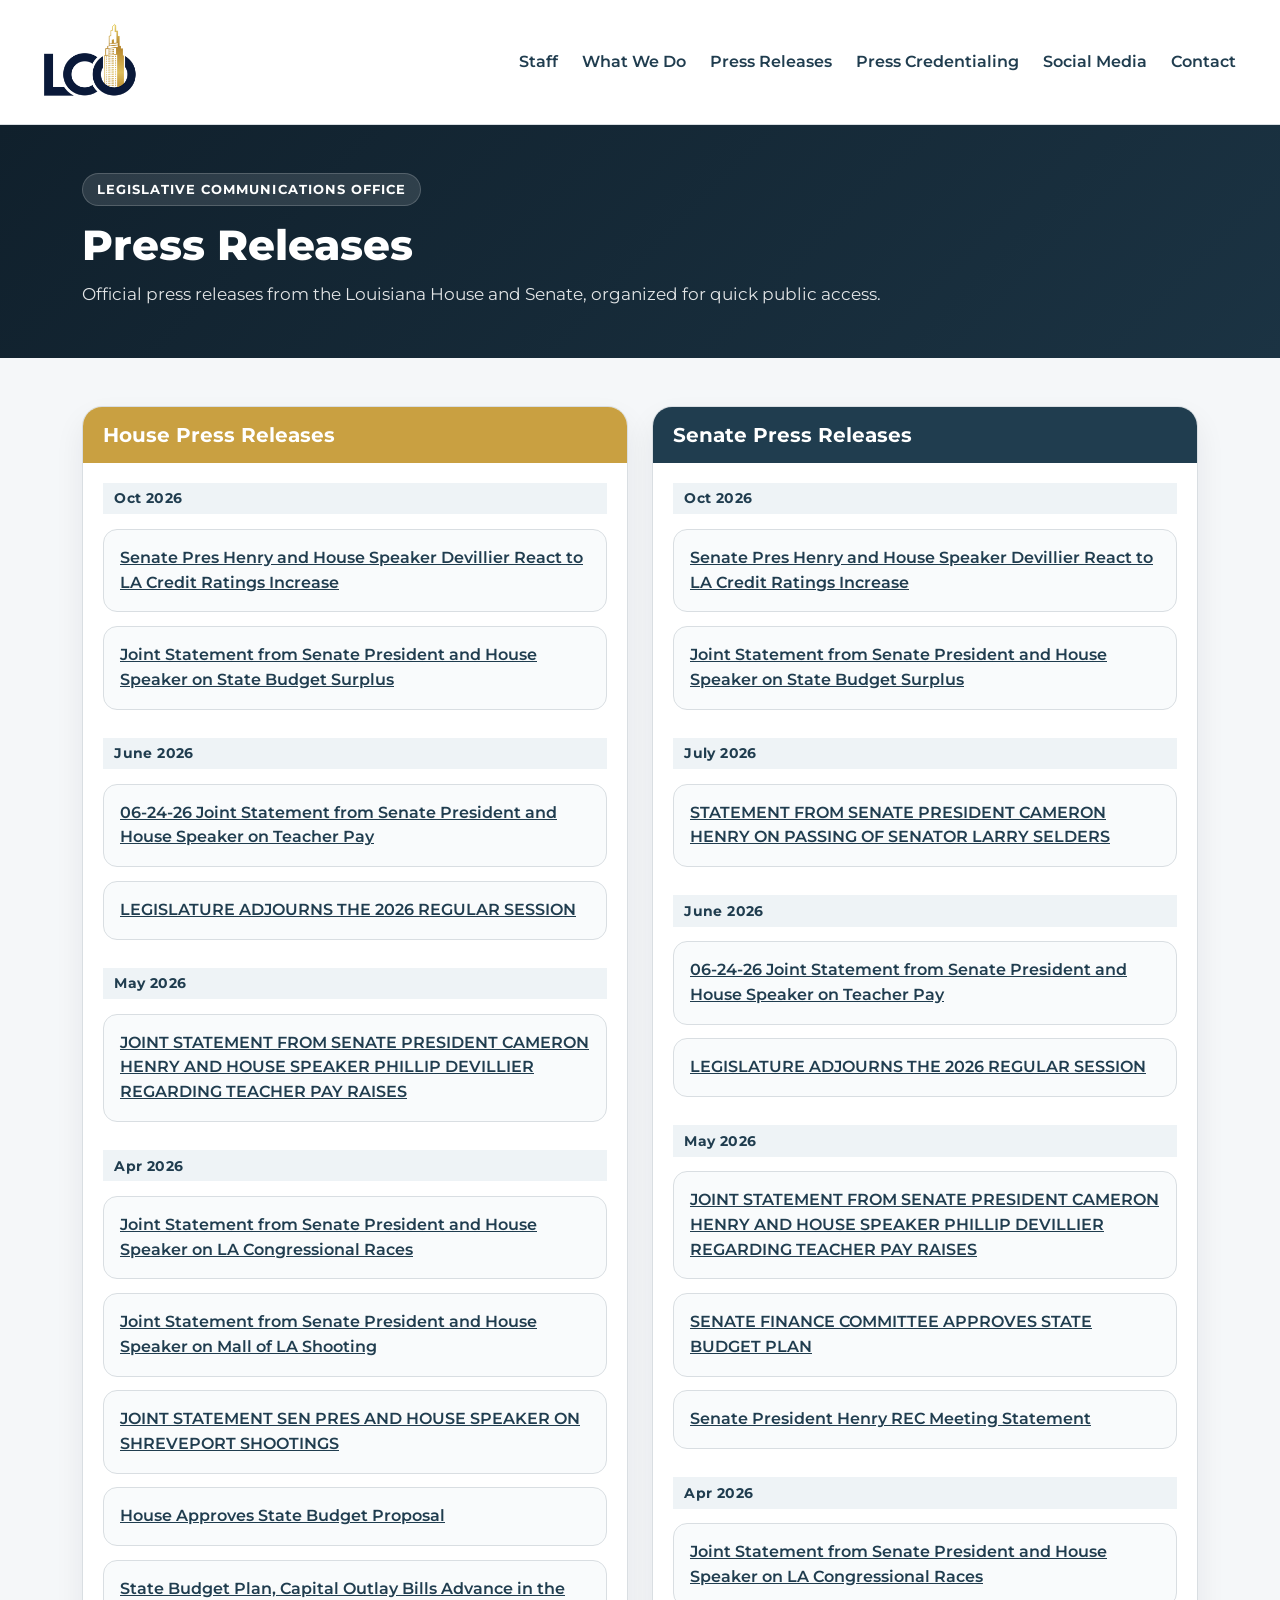
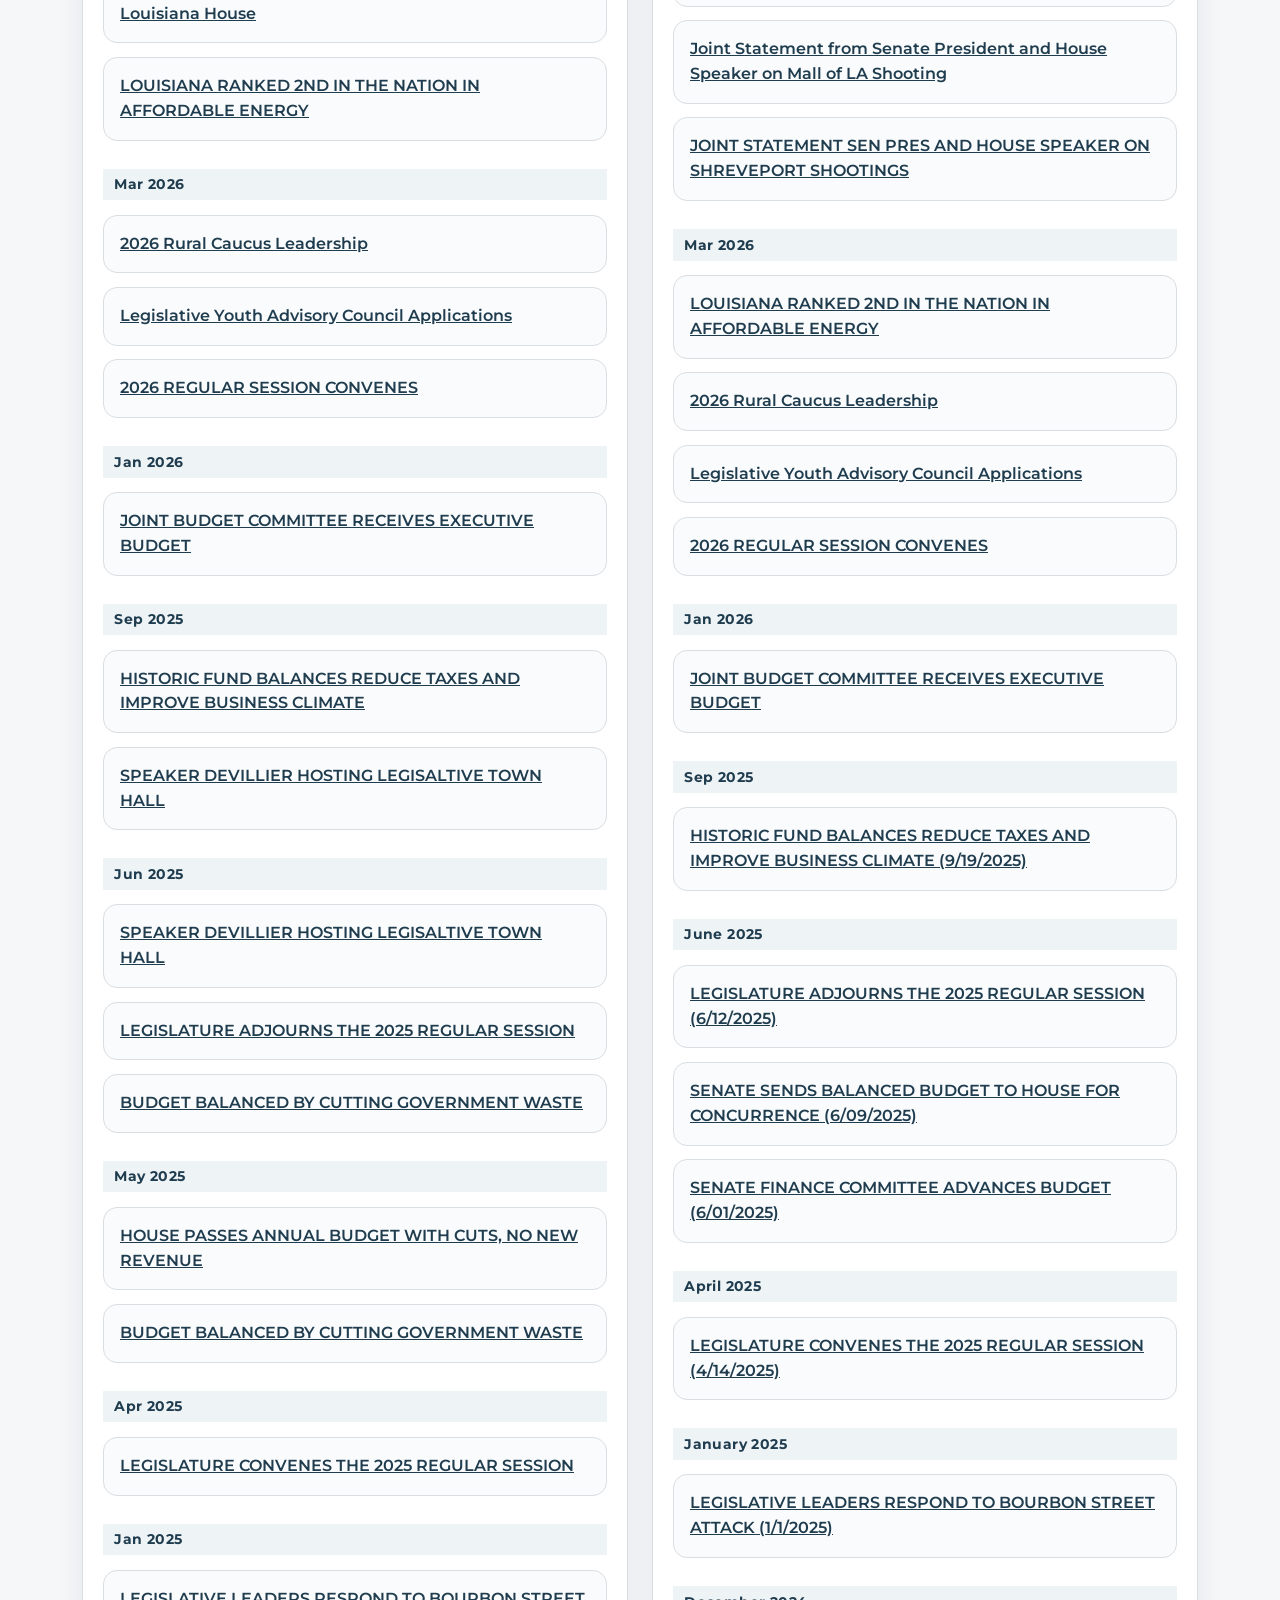
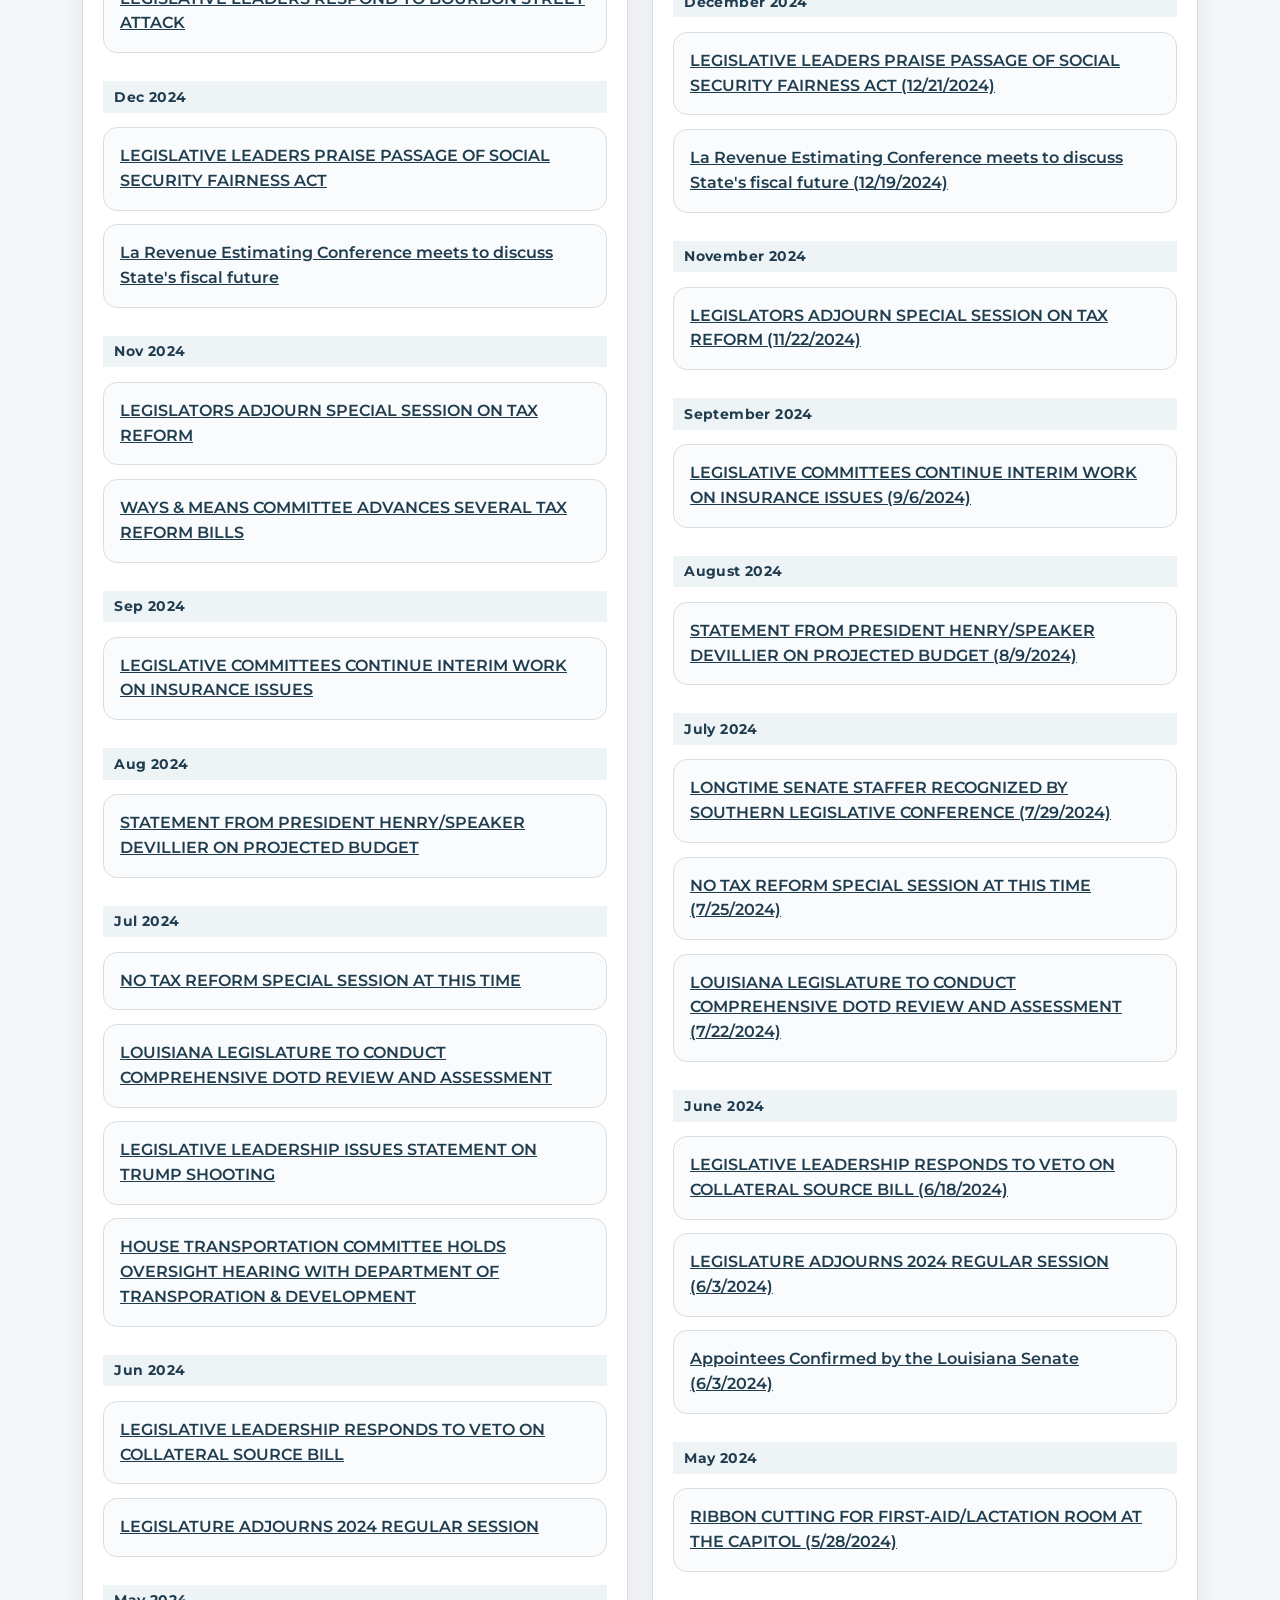
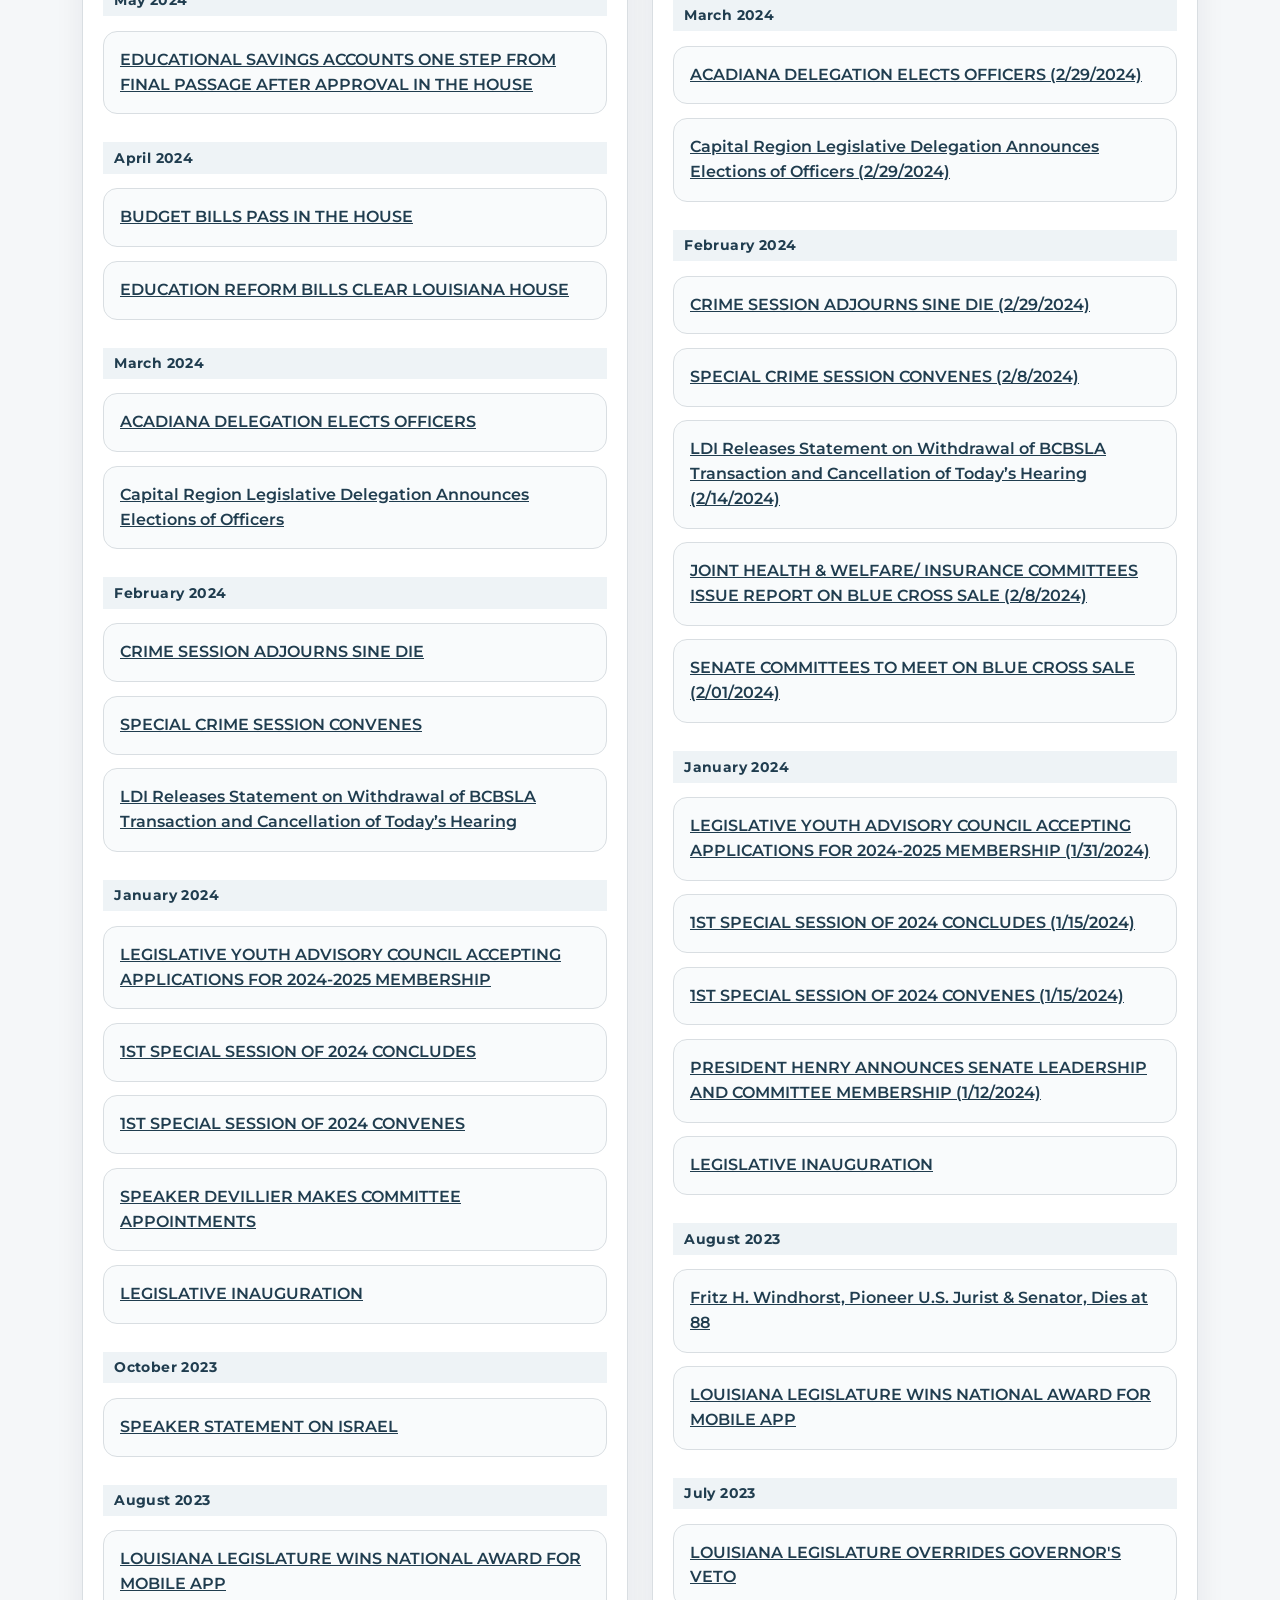
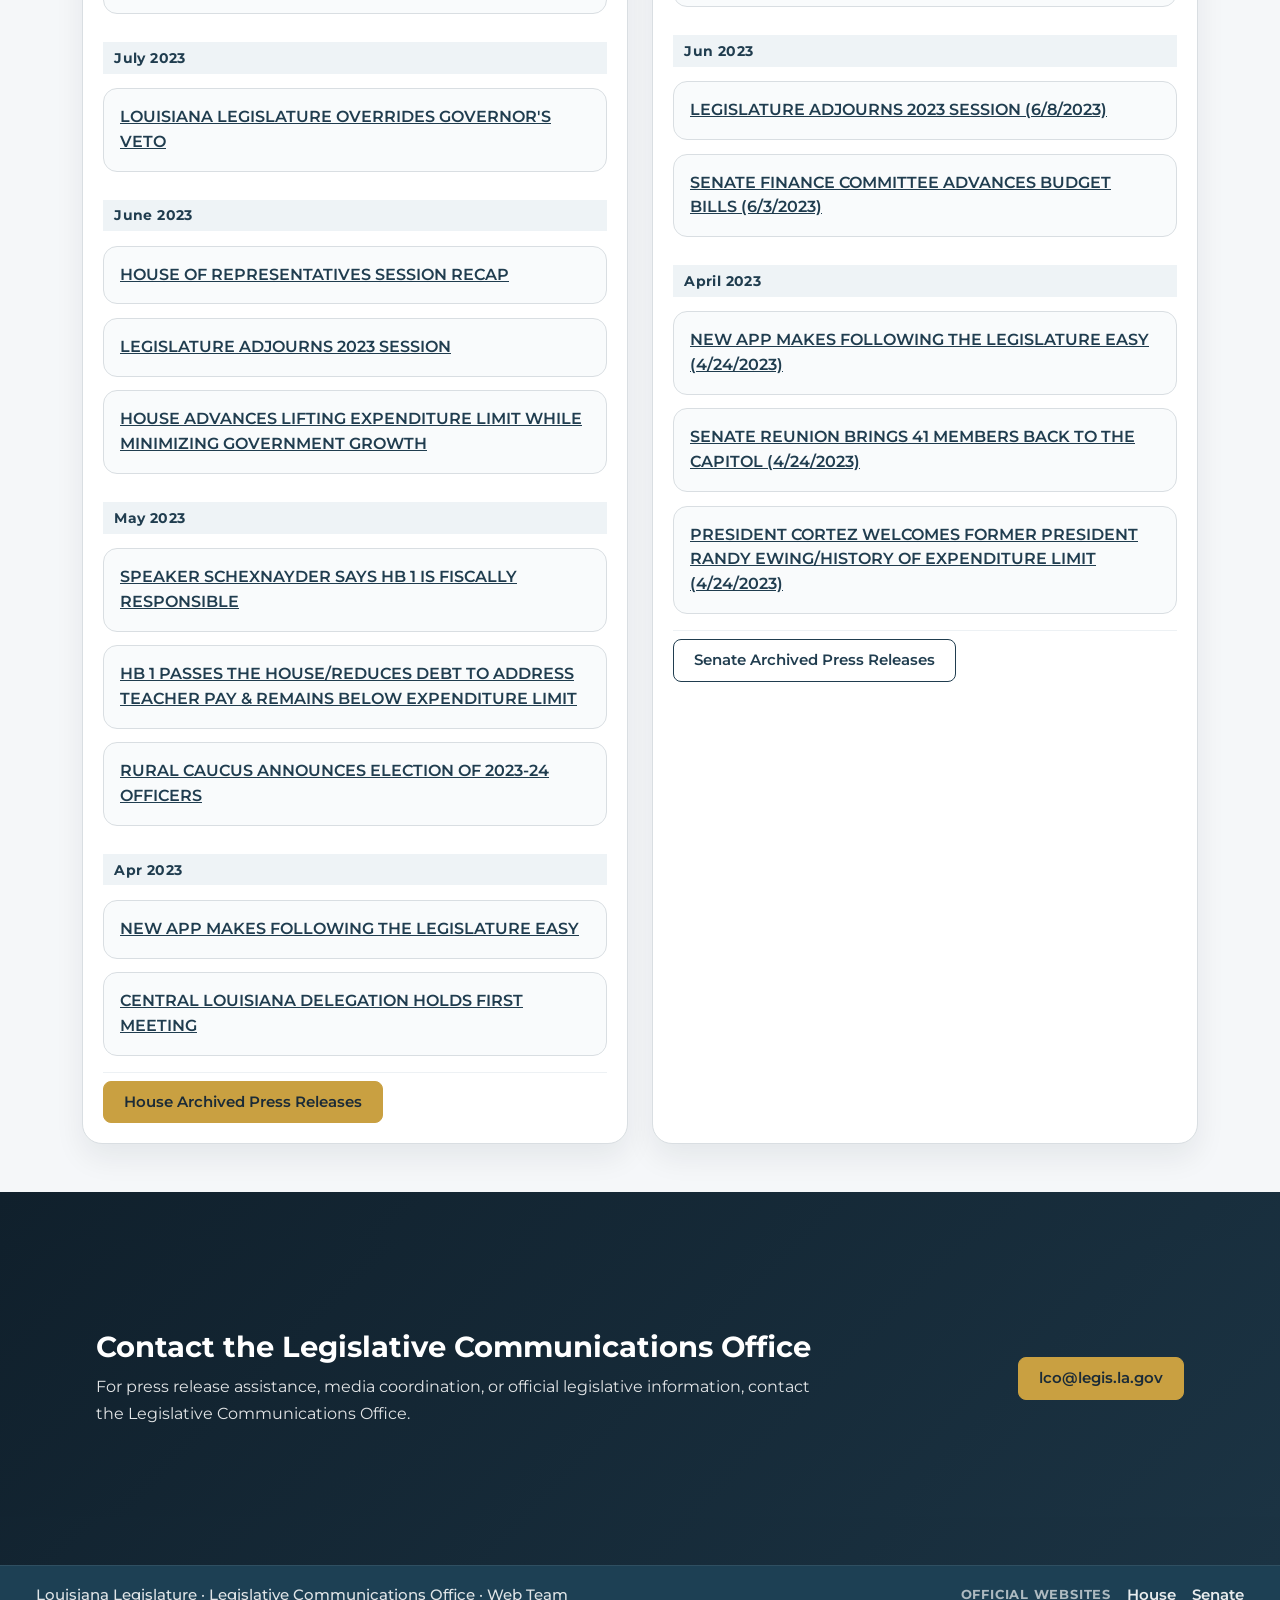
<file: press-releases.html>
<!DOCTYPE html>
<html lang="en">
<head>
  <meta charset="UTF-8" />
  <meta name="viewport" content="width=device-width, initial-scale=1.0" />
  <title>Legislative Communications Office | Press Releases</title>

 <link href="https://cdn.jsdelivr.net/npm/bootstrap@5.3.8/dist/css/bootstrap.min.css" rel="stylesheet">
  <link rel="stylesheet" href="css/lco.css" />
  <link href="https://fonts.googleapis.com/css2?family=Montserrat:wght@400;500;600;700;800&display=swap" rel="stylesheet">
</head>
<body>
  <a class="visually-hidden-focusable" href="#main-content">
    Skip to main content
  </a>

  <header class="site-header">
    <div class="container">
      <nav class="navbar navbar-expand-lg px-0 py-3">
        <a class="navbar-brand site-brand d-flex align-items-center" href="index.html">
          <img src="images/logo@2x.png" alt="LCO Logo" class="nav-logo">
        </a>

        <button class="navbar-toggler" type="button" data-bs-toggle="collapse" data-bs-target="#mainNav" aria-controls="mainNav" aria-expanded="false" aria-label="Toggle navigation">
          <span class="navbar-toggler-icon"></span>
        </button>

       <div class="collapse navbar-collapse site-nav" id="mainNav">
       <ul class="navbar-nav ms-auto">
          <li class="nav-item">
            <a class="nav-link" href="staff.html">Staff</a>
          </li>
              <li class="nav-item">
            <a class="nav-link" href="what-we-do.html">What We Do</a>
          </li>    
          <li class="nav-item">
            <a class="nav-link" href="press-releases.html">Press Releases</a>
          </li>
          <li class="nav-item">
            <a class="nav-link" href="press-credentialing.html">Press Credentialing</a>
          </li>
          <li class="nav-item">
            <a class="nav-link" href="social-media.html">Social Media</a>
          </li>
          <li class="nav-item">
            <a class="nav-link" href="contact.html">Contact</a>
          </li>
        </ul>
      </div>
      </nav>
    </div>
  </header>

  <main id="main-content">

 <section class="page-hero page-hero--press py-5">
    <div class="container">
      <div class="page-hero__content">
        <span class="page-hero__eyebrow d-inline-block mb-3 rounded-pill fw-bold text-uppercase">Legislative Communications Office</span>
        <h1 class="page-hero__title">Press Releases</h1>
        <p class="page-hero__text">
          Official press releases from the Louisiana House and Senate, organized for quick public access.
        </p>
      </div>
    </div>
  </section>

 <section class="section-block press-releases-section py-5">
    <div class="container">
     <div class="row g-4">
        
        <!-- HOUSE COLUMN -->
        <div class="col-lg-6">
          <section class="press-column-card h-100">
            <div class="press-column-card__header press-column-card__header--house">
              <h2 class="press-column-card__title">House Press Releases</h2>
            </div>

            <div class="press-column-card__body">

              <div class="press-group">
                <div class="press-group__label">Oct 2026</div>

                <a class="press-link-card" href="https://house.louisiana.gov/H_Misc/Press_Rel/PDF/2026/10-26-26%20Senate%20Pres%20Henry%20and%20House%20Speaker%20Devillier%20React%20to%20LA%20Credit%20Ratings%20Increase.pdf" target="_blank" rel="noopener noreferrer">
                  Senate Pres Henry and House Speaker Devillier React to LA Credit Ratings Increase
                </a>

                <a class="press-link-card" href="https://house.louisiana.gov/H_Misc/Press_Rel/PDF/2026/10-15-26%20Joint%20Statement%20from%20Senate%20President%20and%20House%20Speaker%20on%20State%20Budget%20Surplus.pdf" target="_blank" rel="noopener noreferrer">
                  Joint Statement from Senate President and House Speaker on State Budget Surplus
                </a>

              </div>

              <div class="press-group">
                <div class="press-group__label">June 2026</div>

                <a class="press-link-card" href="https://house.louisiana.gov/H_Misc/Press_Rel/PDF/2026/06-24-26%20Joint%20Statement%20from%20Senate%20President%20and%20House%20Speaker%20on%20Teacher%20Pay%20Vote.pdf" target="_blank" rel="noopener noreferrer">
                  06-24-26 Joint Statement from Senate President and House Speaker on Teacher Pay
                </a>

                <a class="press-link-card" href="https://house.louisiana.gov/H_Misc/Press_Rel/PDF/2026/06-01-26%20Press%20Release%20-%20Legislature%20Adjourns%202026%20Regular%20Session.pdf" target="_blank" rel="noopener noreferrer">
                  LEGISLATURE ADJOURNS THE 2026 REGULAR SESSION
                </a>

              </div>

              <div class="press-group">
                <div class="press-group__label">May 2026</div>

                <a class="press-link-card" href="https://house.louisiana.gov/H_Misc/Press_Rel/PDF/2026/05-26-26%20Joint%20Statement%20from%20Senate%20President%20and%20House%20Speaker%20on%20Teacher%20Pay%20Raises.pdf" target="_blank" rel="noopener noreferrer">
                  JOINT STATEMENT FROM SENATE PRESIDENT CAMERON HENRY AND HOUSE SPEAKER PHILLIP DEVILLIER REGARDING TEACHER PAY RAISES
                </a>

              </div>

              <div class="press-group">
                <div class="press-group__label">Apr 2026</div>

                <a class="press-link-card" href="https://house.louisiana.gov/H_Misc/Press_Rel/PDF/2026/04-30-36%20Joint%20Statement%20from%20Senate%20President%20and%20House%20Speaker%20on%20LA%20Congressional%20Races.pdf" target="_blank" rel="noopener noreferrer">
                  Joint Statement from Senate President and House Speaker on LA Congressional Races
                </a>

                <a class="press-link-card" href="https://house.louisiana.gov/H_Misc/Press_Rel/PDF/2026/04-23-26%20Joint%20Statement%20from%20Senate%20President%20and%20House%20Speaker%20on%20Mall%20of%20LA%20Shooting.pdf" target="_blank" rel="noopener noreferrer">
                  Joint Statement from Senate President and House Speaker on Mall of LA Shooting
                </a>

                <a class="press-link-card" href="https://house.louisiana.gov/H_Misc/Press_Rel/PDF/2026/4-19-26%20PRESS%20RELEASE%20-%20JOINT%20STATEMENT%20SEN%20PRES%20AND%20HOUSE%20SPEAKER%20ON%20SHREVEPORT%20SHOOTINGS.pdf" target="_blank" rel="noopener noreferrer">
                  JOINT STATEMENT SEN PRES AND HOUSE SPEAKER ON SHREVEPORT SHOOTINGS
                </a>

                <a class="press-link-card" href="https://house.louisiana.gov/H_Misc/Press_Rel/PDF/2026/4-16-26%20-%20House%20Approves%20State%20Budget%20Proposal%20-%20Press%20Release.pdf" target="_blank" rel="noopener noreferrer">
                  House Approves State Budget Proposal
                </a>

                <a class="press-link-card" href="https://house.louisiana.gov/H_Misc/Press_Rel/PDF/2026/4-13-26%20-%20State%20Budget,%20Capital%20Outlay%20Bills%20Advance%20Press%20Release.pdf" target="_blank" rel="noopener noreferrer">
                  State Budget Plan, Capital Outlay Bills Advance in the Louisiana House
                </a>

                <a class="press-link-card" href="https://house.louisiana.gov/H_Misc/Press_Rel/PDF/2026/04-01-26%20Energy%20Affordability%20Joint%20Press%20Release.pdf" target="_blank" rel="noopener noreferrer">
                  LOUISIANA RANKED 2ND IN THE NATION IN AFFORDABLE ENERGY
                </a>

              </div>

              <div class="press-group">
                <div class="press-group__label">Mar 2026</div>

                <a class="press-link-card" href="https://house.louisiana.gov/H_Misc/Press_Rel/PDF/2026/2026%20Rural%20Caucus%20Leadership.pdf" target="_blank" rel="noopener noreferrer">
                  2026 Rural Caucus Leadership
                </a>

                <a class="press-link-card" href="https://house.louisiana.gov/H_Misc/Press_Rel/PDF/2026/March%2012%20LYAC%20release.pdf" target="_blank" rel="noopener noreferrer">
                  Legislative Youth Advisory Council Applications
                </a>

                <a class="press-link-card" href="https://house.louisiana.gov/H_Misc/Press_Rel/PDF/2026/03092026REGULARSESSIONCONVENE.pdf" target="_blank" rel="noopener noreferrer">
                  2026 REGULAR SESSION CONVENES
                </a>

              </div>

              <div class="press-group">
                <div class="press-group__label">Jan 2026</div>

                <a class="press-link-card" href="https://house.louisiana.gov/H_Misc/Press_Rel/PDF/2026/executivebudget012326%20FINAL.pdf" target="_blank" rel="noopener noreferrer">
                  JOINT BUDGET COMMITTEE RECEIVES EXECUTIVE BUDGET
                </a>

              </div>

              <div class="press-group">
                <div class="press-group__label">Sep 2025</div>

                <a class="press-link-card" href="https://house.louisiana.gov/H_Misc/Press_Rel/PDF/2025/FundBalances%20091925.pdf" target="_blank" rel="noopener noreferrer">
                  HISTORIC FUND BALANCES REDUCE TAXES AND IMPROVE BUSINESS CLIMATE
                </a>

                <a class="press-link-card" href="https://house.louisiana.gov/H_Misc/Press_Rel/PDF/2025/Legislative%20Town%20Halls%2009022025.pdf" target="_blank" rel="noopener noreferrer">
                  SPEAKER DEVILLIER HOSTING LEGISALTIVE TOWN HALL
                </a>

              </div>

              <div class="press-group">
                <div class="press-group__label">Jun 2025</div>

                <a class="press-link-card" href="https://lco.legis.la.gov/Press_Rel/PDF/2025/Legislative%20Town%20Halls%2009022025.pdf" target="_blank" rel="noopener noreferrer">
                  SPEAKER DEVILLIER HOSTING LEGISALTIVE TOWN HALL
                </a>

                <a class="press-link-card" href="https://house.louisiana.gov/H_Misc/Press_Rel/PDF/2025/061125%20SINEDIE%20final.pdf" target="_blank" rel="noopener noreferrer">
                  LEGISLATURE ADJOURNS THE 2025 REGULAR SESSION
                </a>

                <a class="press-link-card" href="https://house.louisiana.gov/H_Misc/Press_Rel/PDF/2025/Appropriations05122025.pdf" target="_blank" rel="noopener noreferrer">
                  BUDGET BALANCED BY CUTTING GOVERNMENT WASTE
                </a>

              </div>

              <div class="press-group">
                <div class="press-group__label">May 2025</div>

                <a class="press-link-card" href="https://house.louisiana.gov/H_Misc/Press_Rel/PDF/2025/House%20passes%20budget%202025%20FINAL.pdf" target="_blank" rel="noopener noreferrer">
                  HOUSE PASSES ANNUAL BUDGET WITH CUTS, NO NEW REVENUE
                </a>

                <a class="press-link-card" href="https://house.louisiana.gov/H_Misc/Press_Rel/PDF/2025/Appropriations05122025.pdf" target="_blank" rel="noopener noreferrer">
                  BUDGET BALANCED BY CUTTING GOVERNMENT WASTE
                </a>

              </div>

              <div class="press-group">
                <div class="press-group__label">Apr 2025</div>

                <a class="press-link-card" href="https://house.louisiana.gov/H_Misc/Press_Rel/PDF/2025/04142025REGULARSESSIONCONVENE.pdf" target="_blank" rel="noopener noreferrer">
                  LEGISLATURE CONVENES THE 2025 REGULAR SESSION
                </a>

              </div>

              <div class="press-group">
                <div class="press-group__label">Jan 2025</div>

                <a class="press-link-card" href="https://house.louisiana.gov/H_Misc/Press_Rel/PDF/2025/BourbonStreetAttack01012025.pdf" target="_blank" rel="noopener noreferrer">
                  LEGISLATIVE LEADERS RESPOND TO BOURBON STREET ATTACK
                </a>

              </div>

              <div class="press-group">
                <div class="press-group__label">Dec 2024</div>

                <a class="press-link-card" href="https://house.louisiana.gov/H_Misc/Press_Rel/PDF/2024/WEOGPO122124.pdf" target="_blank" rel="noopener noreferrer">
                  LEGISLATIVE LEADERS PRAISE PASSAGE OF SOCIAL SECURITY FAIRNESS ACT
                </a>

                <a class="press-link-card" href="https://house.louisiana.gov/H_Misc/Press_Rel/PDF/2024/REC%20December%20meeting.pdf" target="_blank" rel="noopener noreferrer">
                  La Revenue Estimating Conference meets to discuss State&#x27;s fiscal future
                </a>

              </div>

              <div class="press-group">
                <div class="press-group__label">Nov 2024</div>

                <a class="press-link-card" href="https://house.louisiana.gov/H_Misc/Press_Rel/PDF/2024/Tax%20Reform%20Sine%20Die%20112224.pdf" target="_blank" rel="noopener noreferrer">
                  LEGISLATORS ADJOURN SPECIAL SESSION ON TAX REFORM
                </a>

                <a class="press-link-card" href="https://house.louisiana.gov/H_Misc/Press_Rel/PDF/2024/Ways%20and%20Means%20tax%20session%20110724%20FINAL.pdf" target="_blank" rel="noopener noreferrer">
                  WAYS &amp; MEANS COMMITTEE ADVANCES SEVERAL TAX REFORM BILLS
                </a>

              </div>

              <div class="press-group">
                <div class="press-group__label">Sep 2024</div>

                <a class="press-link-card" href="https://house.louisiana.gov/H_Misc/Press_Rel/PDF/2024/Insurance%20Interim%2009062024.pdf" target="_blank" rel="noopener noreferrer">
                  LEGISLATIVE COMMITTEES CONTINUE INTERIM WORK ON INSURANCE ISSUES
                </a>

              </div>

              <div class="press-group">
                <div class="press-group__label">Aug 2024</div>

                <a class="press-link-card" href="https://house.louisiana.gov/H_Misc/Press_Rel/PDF/2024/joint%20budget%20statement%20080924%20FINAL%203.pdf" target="_blank" rel="noopener noreferrer">
                  STATEMENT FROM PRESIDENT HENRY/SPEAKER DEVILLIER ON PROJECTED BUDGET
                </a>

              </div>

              <div class="press-group">
                <div class="press-group__label">Jul 2024</div>

                <a class="press-link-card" href="https://house.louisiana.gov/H_Misc/Press_Rel/PDF/2024/Tax%20Reform%20Special%20Session%2007312024%20FINAL1.pdf" target="_blank" rel="noopener noreferrer">
                  NO TAX REFORM SPECIAL SESSION AT THIS TIME
                </a>

                <a class="press-link-card" href="https://house.louisiana.gov/H_Misc/Press_Rel/PDF/2024/TransportationReview07192024.pdf" target="_blank" rel="noopener noreferrer">
                  LOUISIANA LEGISLATURE TO CONDUCT COMPREHENSIVE DOTD REVIEW AND ASSESSMENT
                </a>

                <a class="press-link-card" href="https://house.louisiana.gov/H_Misc/Press_Rel/PDF/2024/StatementOnTrump07132024.pdf" target="_blank" rel="noopener noreferrer">
                  LEGISLATIVE LEADERSHIP ISSUES STATEMENT ON TRUMP SHOOTING
                </a>

                <a class="press-link-card" href="https://house.louisiana.gov/H_Misc/Press_Rel/PDF/2024/07102024TransportationOversightHearing.pdf" target="_blank" rel="noopener noreferrer">
                  HOUSE TRANSPORTATION COMMITTEE HOLDS OVERSIGHT HEARING WITH DEPARTMENT OF TRANSPORATION &amp; DEVELOPMENT
                </a>

              </div>

              <div class="press-group">
                <div class="press-group__label">Jun 2024</div>

                <a class="press-link-card" href="https://house.louisiana.gov/H_Misc/Press_Rel/PDF/2024/HB%20423%20Veto%20FINAL.pdf" target="_blank" rel="noopener noreferrer">
                  LEGISLATIVE LEADERSHIP RESPONDS TO VETO ON COLLATERAL SOURCE BILL
                </a>

                <a class="press-link-card" href="https://house.louisiana.gov/H_Misc/Press_Rel/PDF/2024/FINAL%20Sine%20Die%20Regular%20Session.pdf" target="_blank" rel="noopener noreferrer">
                  LEGISLATURE ADJOURNS 2024 REGULAR SESSION
                </a>

              </div>

              <div class="press-group">
                <div class="press-group__label">May 2024</div>

                <a class="press-link-card" href="https://house.louisiana.gov/H_Misc/Press_Rel/PDF/2024/05282024%20HOUSE%20Passage.pdf" target="_blank" rel="noopener noreferrer">
                  EDUCATIONAL SAVINGS ACCOUNTS ONE STEP FROM FINAL PASSAGE AFTER APPROVAL IN THE HOUSE
                </a>

              </div>

              <div class="press-group">
                <div class="press-group__label">April 2024</div>

                <a class="press-link-card" href="https://house.louisiana.gov/H_Misc/Press_Rel/PDF/2024/Budget%20Bills%20Pass%20in%20the%20House%202024.pdf" target="_blank" rel="noopener noreferrer">
                  BUDGET BILLS PASS IN THE HOUSE
                </a>

                <a class="press-link-card" href="https://house.louisiana.gov/H_Misc/Press_Rel/PDF/2024/04082024%20Education%20Bills%202024%20PASS.pdf" target="_blank" rel="noopener noreferrer">
                  EDUCATION REFORM BILLS CLEAR LOUISIANA HOUSE
                </a>

              </div>

              <div class="press-group">
                <div class="press-group__label">March 2024</div>

                <a class="press-link-card" href="https://house.louisiana.gov/H_Misc/Press_Rel/PDF/2024/Acadiana%20Delegation%20Leadership%2003202024.pdf" target="_blank" rel="noopener noreferrer">
                  ACADIANA DELEGATION ELECTS OFFICERS
                </a>

                <a class="press-link-card" href="https://house.louisiana.gov/H_Misc/Press_Rel/PDF/2024/Capital%20Region%20Delegation%20Leadership%2003202024.pdf" target="_blank" rel="noopener noreferrer">
                  Capital Region Legislative Delegation Announces Elections of Officers
                </a>

              </div>

              <div class="press-group">
                <div class="press-group__label">February 2024</div>

                <a class="press-link-card" href="https://house.louisiana.gov/H_Misc/Press_Rel/PDF/2024/crime%20session%20sine%20die%2002292024%20final.pdf" target="_blank" rel="noopener noreferrer">
                  CRIME SESSION ADJOURNS SINE DIE
                </a>

                <a class="press-link-card" href="https://house.louisiana.gov/H_Misc/Press_Rel/PDF/2024/02192024%20Crime%20Session.pdf" target="_blank" rel="noopener noreferrer">
                  SPECIAL CRIME SESSION CONVENES
                </a>

                <a class="press-link-card" href="https://ldi.la.gov/news/press-releases/2-14-24-ldi-releases-statement-on-withdrawal-of-bcbsla-transaction-and-cancellation-of-today-s-hearing" target="_blank" rel="noopener noreferrer">
                  LDI Releases Statement on Withdrawal of BCBSLA Transaction and Cancellation of Today’s Hearing
                </a>

              </div>

              <div class="press-group">
                <div class="press-group__label">January 2024</div>

                <a class="press-link-card" href="https://house.louisiana.gov/H_Misc/Press_Rel/PDF/2024/LYAC%2001302024.pdf" target="_blank" rel="noopener noreferrer">
                  LEGISLATIVE YOUTH ADVISORY COUNCIL ACCEPTING APPLICATIONS FOR 2024-2025 MEMBERSHIP
                </a>

                <a class="press-link-card" href="https://house.louisiana.gov/H_Misc/Press_Rel/PDF/2024/01192024SpecialSineDieFINAL.pdf" target="_blank" rel="noopener noreferrer">
                  1ST SPECIAL SESSION OF 2024 CONCLUDES
                </a>

                <a class="press-link-card" href="https://house.louisiana.gov/H_Misc/Press_Rel/PDF/2024/011520241stspecialsssionFINAL.pdf" target="_blank" rel="noopener noreferrer">
                  1ST SPECIAL SESSION OF 2024 CONVENES
                </a>

                <a class="press-link-card" href="https://house.louisiana.gov/H_Misc/Press_Rel/PDF/2024/01102024HouseCommitteesFINAL.pdf" target="_blank" rel="noopener noreferrer">
                  SPEAKER DEVILLIER MAKES COMMITTEE APPOINTMENTS
                </a>

                <a class="press-link-card" href="https://lco.legis.la.gov/Press_Rel/PDF/2024/01082024%20LEGISLATIVE%20INAUGURATION%20FINAL.pdf" target="_blank" rel="noopener noreferrer">
                  LEGISLATIVE INAUGURATION
                </a>

              </div>

              <div class="press-group">
                <div class="press-group__label">October 2023</div>

                <a class="press-link-card" href="https://lco.legis.la.gov/Press_Rel/PDF/2023/101123%20Speaker%20Statement%20on%20Israel.pdf" target="_blank" rel="noopener noreferrer">
                  SPEAKER STATEMENT ON ISRAEL
                </a>

              </div>

              <div class="press-group">
                <div class="press-group__label">August 2023</div>

                <a class="press-link-card" href="https://lco.legis.la.gov/Press_Rel/PDF/2023/08162023ONLINEDEMOCRACYAWARD1.pdf" target="_blank" rel="noopener noreferrer">
                  LOUISIANA LEGISLATURE WINS NATIONAL AWARD FOR MOBILE APP
                </a>

              </div>

              <div class="press-group">
                <div class="press-group__label">July 2023</div>

                <a class="press-link-card" href="https://lco.legis.la.gov/Press_Rel/PDF/2023/07192023VETOSESSIONFINAL.pdf" target="_blank" rel="noopener noreferrer">
                  LOUISIANA LEGISLATURE OVERRIDES GOVERNOR&#x27;S VETO
                </a>

              </div>

              <div class="press-group">
                <div class="press-group__label">June 2023</div>

                <a class="press-link-card" href="https://lco.legis.la.gov/Press_Rel/PDF/2023/Session%20Recap%202023%2006122023%20FINAL%20final.pdf" target="_blank" rel="noopener noreferrer">
                  HOUSE OF REPRESENTATIVES SESSION RECAP
                </a>

                <a class="press-link-card" href="https://lco.legis.la.gov/Press_Rel/PDF/2023/06082023SINEDIE.pdf" target="_blank" rel="noopener noreferrer">
                  LEGISLATURE ADJOURNS 2023 SESSION
                </a>

                <a class="press-link-card" href="https://lco.legis.la.gov/Press_Rel/PDF/2023/House%20Advances%20Expend%20Limit%2006072023FINAL2.pdf" target="_blank" rel="noopener noreferrer">
                  HOUSE ADVANCES LIFTING EXPENDITURE LIMIT WHILE MINIMIZING GOVERNMENT GROWTH
                </a>

              </div>

              <div class="press-group">
                <div class="press-group__label">May 2023</div>

                <a class="press-link-card" href="https://lco.legis.la.gov/Press_Rel/PDF/2023/05012023%20SpeakerHB1FINAL.pdf" target="_blank" rel="noopener noreferrer">
                  SPEAKER SCHEXNAYDER SAYS HB 1 IS FISCALLY RESPONSIBLE
                </a>

                <a class="press-link-card" href="https://lco.legis.la.gov/Press_Rel/PDF/2023/HB1%20Passes%20House%20FINAL.pdf" target="_blank" rel="noopener noreferrer">
                  HB 1 PASSES THE HOUSE/REDUCES DEBT TO ADDRESS TEACHER PAY &amp; REMAINS BELOW EXPENDITURE LIMIT
                </a>

                <a class="press-link-card" href="https://lco.legis.la.gov/Press_Rel/PDF/2023/05102023Rep.%20Turner%20Rural%20Caucus%20Chairman.pdf" target="_blank" rel="noopener noreferrer">
                  RURAL CAUCUS ANNOUNCES ELECTION OF 2023-24 OFFICERS
                </a>

              </div>

              <div class="press-group">
                <div class="press-group__label">Apr 2023</div>

                <a class="press-link-card" href="https://lco.legis.la.gov/Press_Rel/PDF/2023/04102023%20New%20app%20Release%20FINAL.pdf" target="_blank" rel="noopener noreferrer">
                  NEW APP MAKES FOLLOWING THE LEGISLATURE EASY
                </a>

                <a class="press-link-card" href="https://lco.legis.la.gov/Press_Rel/PDF/2023/04142023%20Central%20Louisiana%20Delgation%20Caucus%20FINAL.pdf" target="_blank" rel="noopener noreferrer">
                  CENTRAL LOUISIANA DELEGATION HOLDS FIRST MEETING
                </a>

              </div>

              <div class="press-column-card__footer">
                <a href="https://house.louisiana.gov/H_Misc/Hse_Misc_PressRel" target="_blank" rel="noopener noreferrer" class="btn btn-legis-primary">
                  House Archived Press Releases
                </a>
              </div>
            </div>
          </section>
        </div>

        <!-- SENATE COLUMN -->
        <div class="col-lg-6">
          <section class="press-column-card h-100">
            <div class="press-column-card__header press-column-card__header--senate">
              <h2 class="press-column-card__title">Senate Press Releases</h2>
            </div>

            <div class="press-column-card__body">

              <div class="press-group">
                <div class="press-group__label">Oct 2026</div>

                <a class="press-link-card" href="https://senate.la.gov/CommunicationOffice/NewsReleases/2026/10-26-26%20Senate%20Pres%20Henry%20and%20House%20Speaker%20Devillier%20React%20to%20LA%20Credit%20Ratings%20Increase.pdf" target="_blank" rel="noopener noreferrer">
                  Senate Pres Henry and House Speaker Devillier React to LA Credit Ratings Increase
                </a>

                <a class="press-link-card" href="https://senate.la.gov/CommunicationOffice/NewsReleases/2026/10-15-26%20Joint%20Statement%20from%20Senate%20President%20and%20House%20Speaker%20on%20State%20Budget%20Surplus.pdf" target="_blank" rel="noopener noreferrer">
                  Joint Statement from Senate President and House Speaker on State Budget Surplus
                </a>

              </div>

              <div class="press-group">
                <div class="press-group__label">July 2026</div>

                <a class="press-link-card" href="https://senate.la.gov/CommunicationOffice/NewsReleases/2026/7-7-26%20Senate%20President%20Henry%20Statement%20on%20Passing%20of%20Senator%20Larry%20Selders.pdf" target="_blank" rel="noopener noreferrer">
                  STATEMENT FROM SENATE PRESIDENT CAMERON HENRY ON PASSING OF SENATOR LARRY SELDERS
                </a>

              </div>

              <div class="press-group">
                <div class="press-group__label">June 2026</div>

                <a class="press-link-card" href="https://senate.la.gov/CommunicationOffice/NewsReleases/2026/06-24-26%20Joint%20Statement%20from%20Senate%20President%20and%20House%20Speaker%20on%20Teacher%20Pay%20Vote.pdf" target="_blank" rel="noopener noreferrer">
                  06-24-26 Joint Statement from Senate President and House Speaker on Teacher Pay
                </a>

                <a class="press-link-card" href="https://senate.la.gov/CommunicationOffice/NewsReleases/2026/06-01-26%20Press%20Release%20-%20Legislature%20Adjourns%202026%20Regular%20Session.pdf" target="_blank" rel="noopener noreferrer">
                  LEGISLATURE ADJOURNS THE 2026 REGULAR SESSION
                </a>

              </div>

              <div class="press-group">
                <div class="press-group__label">May 2026</div>

                <a class="press-link-card" href="https://senate.la.gov/CommunicationOffice/NewsReleases/2026/05-26-26%20Joint%20Statement%20from%20Senate%20President%20and%20House%20Speaker%20on%20Teacher%20Pay%20Raises.pdf" target="_blank" rel="noopener noreferrer">
                  JOINT STATEMENT FROM SENATE PRESIDENT CAMERON HENRY AND HOUSE SPEAKER PHILLIP DEVILLIER REGARDING TEACHER PAY RAISES
                </a>

                <a class="press-link-card" href="https://senate.la.gov/CommunicationOffice/NewsReleases/2026/5-21-26%20Senate%20Finance%20Advances%20Budget%20Bills%20-%20Press%20Release.pdf" target="_blank" rel="noopener noreferrer">
                  SENATE FINANCE COMMITTEE APPROVES STATE BUDGET PLAN
                </a>

                <a class="press-link-card" href="https://senate.la.gov/CommunicationOffice/NewsReleases/2026/5-8-26%20Senate%20President%20Henry%20REC%20Meeting%20Statement.pdf" target="_blank" rel="noopener noreferrer">
                  Senate President Henry REC Meeting Statement
                </a>

              </div>

              <div class="press-group">
                <div class="press-group__label">Apr 2026</div>

                <a class="press-link-card" href="https://senate.la.gov/CommunicationOffice/NewsReleases/2026/04-30-36%20Joint%20Statement%20from%20Senate%20President%20and%20House%20Speaker%20on%20LA%20Congressional%20Races.pdf" target="_blank" rel="noopener noreferrer">
                  Joint Statement from Senate President and House Speaker on LA Congressional Races
                </a>

                <a class="press-link-card" href="https://senate.la.gov/CommunicationOffice/NewsReleases/2026/04-23-26%20Joint%20Statement%20from%20Senate%20President%20and%20House%20Speaker%20on%20Mall%20of%20LA%20Shooting.pdf" target="_blank" rel="noopener noreferrer">
                  Joint Statement from Senate President and House Speaker on Mall of LA Shooting
                </a>

                <a class="press-link-card" href="https://senate.la.gov/CommunicationOffice/NewsReleases/2026/4-19-26%20PRESS%20RELEASE%20-%20JOINT%20STATEMENT%20SEN%20PRES%20AND%20HOUSE%20SPEAKER%20ON%20SHREVEPORT%20SHOOTINGS.pdf" target="_blank" rel="noopener noreferrer">
                  JOINT STATEMENT SEN PRES AND HOUSE SPEAKER ON SHREVEPORT SHOOTINGS
                </a>

              </div>

              <div class="press-group">
                <div class="press-group__label">Mar 2026</div>

                <a class="press-link-card" href="https://senate.la.gov/CommunicationOffice/NewsReleases/2026/04-01-26%20Energy%20Affordability%20Joint%20Press%20Release.pdf" target="_blank" rel="noopener noreferrer">
                  LOUISIANA RANKED 2ND IN THE NATION IN AFFORDABLE ENERGY
                </a>

                <a class="press-link-card" href="https://senate.la.gov/CommunicationOffice/NewsReleases/2026/2026%20Rural%20Caucus%20Leadership.pdf" target="_blank" rel="noopener noreferrer">
                  2026 Rural Caucus Leadership
                </a>

                <a class="press-link-card" href="https://senate.la.gov/CommunicationOffice/NewsReleases/2026/March%2012%20LYAC%20release.pdf" target="_blank" rel="noopener noreferrer">
                  Legislative Youth Advisory Council Applications
                </a>

                <a class="press-link-card" href="https://senate.la.gov/CommunicationOffice/NewsReleases/2026/03092026REGULARSESSIONCONVENE.pdf" target="_blank" rel="noopener noreferrer">
                  2026 REGULAR SESSION CONVENES
                </a>

              </div>

              <div class="press-group">
                <div class="press-group__label">Jan 2026</div>

                <a class="press-link-card" href="https://senate.la.gov/CommunicationOffice/NewsReleases/2026/executivebudget012326%20FINAL.pdf" target="_blank" rel="noopener noreferrer">
                  JOINT BUDGET COMMITTEE RECEIVES EXECUTIVE BUDGET
                </a>

              </div>

              <div class="press-group">
                <div class="press-group__label">Sep 2025</div>

                <a class="press-link-card" href="https://senate.la.gov/CommunicationOffice/NewsReleases/2025/FundBalances%20091925.pdf" target="_blank" rel="noopener noreferrer">
                  HISTORIC FUND BALANCES REDUCE TAXES AND IMPROVE BUSINESS CLIMATE (9/19/2025)
                </a>

              </div>

              <div class="press-group">
                <div class="press-group__label">June 2025</div>

                <a class="press-link-card" href="https://senate.la.gov/CommunicationOffice/NewsReleases/2025/061125%20SINEDIE%20final.pdf" target="_blank" rel="noopener noreferrer">
                  LEGISLATURE ADJOURNS THE 2025 REGULAR SESSION (6/12/2025)
                </a>

                <a class="press-link-card" href="https://senate.la.gov/CommunicationOffice/NewsReleases/2025/Senate%20Budget%20FINAL%2006092025.pdf" target="_blank" rel="noopener noreferrer">
                  SENATE SENDS BALANCED BUDGET TO HOUSE FOR CONCURRENCE (6/09/2025)
                </a>

                <a class="press-link-card" href="https://senate.la.gov/CommunicationOffice/NewsReleases/2025/Senate%20Finance%20Budget%2006012025.pdf" target="_blank" rel="noopener noreferrer">
                  SENATE FINANCE COMMITTEE ADVANCES BUDGET (6/01/2025)
                </a>

              </div>

              <div class="press-group">
                <div class="press-group__label">April 2025</div>

                <a class="press-link-card" href="https://senate.la.gov/CommunicationOffice/NewsReleases/2025/04142025REGULARSESSIONCONVENE.pdf" target="_blank" rel="noopener noreferrer">
                  LEGISLATURE CONVENES THE 2025 REGULAR SESSION (4/14/2025)
                </a>

              </div>

              <div class="press-group">
                <div class="press-group__label">January 2025</div>

                <a class="press-link-card" href="https://senate.la.gov/CommunicationOffice/NewsReleases/2025/BourbonStreetAttack01012025.pdf" target="_blank" rel="noopener noreferrer">
                  LEGISLATIVE LEADERS RESPOND TO BOURBON STREET ATTACK (1/1/2025)
                </a>

              </div>

              <div class="press-group">
                <div class="press-group__label">December 2024</div>

                <a class="press-link-card" href="https://senate.la.gov/CommunicationOffice/NewsReleases/2024/WEPGPO122124.pdf" target="_blank" rel="noopener noreferrer">
                  LEGISLATIVE LEADERS PRAISE PASSAGE OF SOCIAL SECURITY FAIRNESS ACT (12/21/2024)
                </a>

                <a class="press-link-card" href="https://senate.la.gov/CommunicationOffice/NewsReleases/2024/REC%20December%20meeting.pdf" target="_blank" rel="noopener noreferrer">
                  La Revenue Estimating Conference meets to discuss State&#x27;s fiscal future (12/19/2024)
                </a>

              </div>

              <div class="press-group">
                <div class="press-group__label">November 2024</div>

                <a class="press-link-card" href="https://senate.la.gov/CommunicationOffice/NewsReleases/2024/Tax%20Reform%20Sine%20Die%20112224.pdf" target="_blank" rel="noopener noreferrer">
                  LEGISLATORS ADJOURN SPECIAL SESSION ON TAX REFORM (11/22/2024)
                </a>

              </div>

              <div class="press-group">
                <div class="press-group__label">September 2024</div>

                <a class="press-link-card" href="https://senate.la.gov/CommunicationOffice/NewsReleases/2024/Insurance%20Interim%2009062024.pdf" target="_blank" rel="noopener noreferrer">
                  LEGISLATIVE COMMITTEES CONTINUE INTERIM WORK ON INSURANCE ISSUES (9/6/2024)
                </a>

              </div>

              <div class="press-group">
                <div class="press-group__label">August 2024</div>

                <a class="press-link-card" href="https://senate.la.gov/CommunicationOffice/NewsReleases/2024/joint%20budget%20statement%20080924%20FINAL%203.pdf" target="_blank" rel="noopener noreferrer">
                  STATEMENT FROM PRESIDENT HENRY/SPEAKER DEVILLIER ON PROJECTED BUDGET (8/9/2024)
                </a>

              </div>

              <div class="press-group">
                <div class="press-group__label">July 2024</div>

                <a class="press-link-card" href="https://senate.la.gov/CommunicationOffice/NewsReleases/2024/Tom%20Tyler%20Award%2007292024.pdf" target="_blank" rel="noopener noreferrer">
                  LONGTIME SENATE STAFFER RECOGNIZED BY SOUTHERN LEGISLATIVE CONFERENCE (7/29/2024)
                </a>

                <a class="press-link-card" href="https://senate.la.gov/CommunicationOffice/NewsReleases/2024/Tax%20Reform%20Special%20Session%2007312024%20FINAL1.pdf" target="_blank" rel="noopener noreferrer">
                  NO TAX REFORM SPECIAL SESSION AT THIS TIME (7/25/2024)
                </a>

                <a class="press-link-card" href="https://senate.la.gov/CommunicationOffice/NewsReleases/2024/TransportationReview07192024.pdf" target="_blank" rel="noopener noreferrer">
                  LOUISIANA LEGISLATURE TO CONDUCT COMPREHENSIVE DOTD REVIEW AND ASSESSMENT (7/22/2024)
                </a>

              </div>

              <div class="press-group">
                <div class="press-group__label">June 2024</div>

                <a class="press-link-card" href="https://senate.la.gov/CommunicationOffice/NewsReleases/2024/HB%20423%20Veto%20FINAL.pdf" target="_blank" rel="noopener noreferrer">
                  LEGISLATIVE LEADERSHIP RESPONDS TO VETO ON COLLATERAL SOURCE BILL (6/18/2024)
                </a>

                <a class="press-link-card" href="https://senate.la.gov/CommunicationOffice/NewsReleases/2024/FINAL%20Sine%20Die%20Regular%20Session.pdf" target="_blank" rel="noopener noreferrer">
                  LEGISLATURE ADJOURNS 2024 REGULAR SESSION (6/3/2024)
                </a>

                <a class="press-link-card" href="https://senate.la.gov/CommunicationOffice/NewsReleases/2024/06032024_SenAppointees.pdf" target="_blank" rel="noopener noreferrer">
                  Appointees Confirmed by the Louisiana Senate (6/3/2024)
                </a>

              </div>

              <div class="press-group">
                <div class="press-group__label">May 2024</div>

                <a class="press-link-card" href="https://www.womans.org/news/2024/first-aid-lactation-ribbon-cutting" target="_blank" rel="noopener noreferrer">
                  RIBBON CUTTING FOR FIRST-AID/LACTATION ROOM AT THE CAPITOL (5/28/2024)
                </a>

              </div>

              <div class="press-group">
                <div class="press-group__label">March 2024</div>

                <a class="press-link-card" href="https://senate.la.gov/CommunicationOffice/NewsReleases/2024/Acadiana%20Delegation%20Leadership%2003202024.pdf" target="_blank" rel="noopener noreferrer">
                  ACADIANA DELEGATION ELECTS OFFICERS (2/29/2024)
                </a>

                <a class="press-link-card" href="https://senate.la.gov/CommunicationOffice/NewsReleases/2024/Capital%20Region%20Delegation%20Leadership%2003202024.pdf" target="_blank" rel="noopener noreferrer">
                  Capital Region Legislative Delegation Announces Elections of Officers (2/29/2024)
                </a>

              </div>

              <div class="press-group">
                <div class="press-group__label">February 2024</div>

                <a class="press-link-card" href="https://senate.la.gov/CommunicationOffice/NewsReleases/2024/crime%20session%20sine%20die%2002292024%20final.pdf" target="_blank" rel="noopener noreferrer">
                  CRIME SESSION ADJOURNS SINE DIE (2/29/2024)
                </a>

                <a class="press-link-card" href="https://senate.la.gov/CommunicationOffice/NewsReleases/2024/02192024%20Crime%20Session.pdf" target="_blank" rel="noopener noreferrer">
                  SPECIAL CRIME SESSION CONVENES (2/8/2024)
                </a>

                <a class="press-link-card" href="https://ldi.la.gov/news/press-releases/2-14-24-ldi-releases-statement-on-withdrawal-of-bcbsla-transaction-and-cancellation-of-today-s-hearing" target="_blank" rel="noopener noreferrer">
                  LDI Releases Statement on Withdrawal of BCBSLA Transaction and Cancellation of Today’s Hearing (2/14/2024)
                </a>

                <a class="press-link-card" href="https://senate.la.gov/CommunicationOffice/NewsReleases/2024/02082024%20BCBS%20Report%20FINAL.pdf" target="_blank" rel="noopener noreferrer">
                  JOINT HEALTH &amp; WELFARE/ INSURANCE COMMITTEES ISSUE REPORT ON BLUE CROSS SALE (2/8/2024)
                </a>

                <a class="press-link-card" href="https://senate.la.gov/CommunicationOffice/NewsReleases/2024/H&amp;WINSURE%2002012024%20FINAL.pdf" target="_blank" rel="noopener noreferrer">
                  SENATE COMMITTEES TO MEET ON BLUE CROSS SALE (2/01/2024)
                </a>

              </div>

              <div class="press-group">
                <div class="press-group__label">January 2024</div>

                <a class="press-link-card" href="https://senate.la.gov/CommunicationOffice/NewsReleases/2024/LYAC%2001302024.pdf" target="_blank" rel="noopener noreferrer">
                  LEGISLATIVE YOUTH ADVISORY COUNCIL ACCEPTING APPLICATIONS FOR 2024-2025 MEMBERSHIP (1/31/2024)
                </a>

                <a class="press-link-card" href="https://senate.la.gov/CommunicationOffice/NewsReleases/2024/01192024SpecialSineDieFINAL.pdf" target="_blank" rel="noopener noreferrer">
                  1ST SPECIAL SESSION OF 2024 CONCLUDES (1/15/2024)
                </a>

                <a class="press-link-card" href="https://senate.la.gov/CommunicationOffice/NewsReleases/2024/011520241stspecialsssionFINAL.pdf" target="_blank" rel="noopener noreferrer">
                  1ST SPECIAL SESSION OF 2024 CONVENES (1/15/2024)
                </a>

                <a class="press-link-card" href="https://senate.la.gov/CommunicationOffice/NewsReleases/2024/01102024SenateChairsFINALfinal.pdf" target="_blank" rel="noopener noreferrer">
                  PRESIDENT HENRY ANNOUNCES SENATE LEADERSHIP AND COMMITTEE MEMBERSHIP (1/12/2024)
                </a>

                <a class="press-link-card" href="https://lco.legis.la.gov/Press_Rel/PDF/2024/01082024%20LEGISLATIVE%20INAUGURATION%20FINAL.pdf" target="_blank" rel="noopener noreferrer">
                  LEGISLATIVE INAUGURATION
                </a>

              </div>

              <div class="press-group">
                <div class="press-group__label">August 2023</div>

                <a class="press-link-card" href="https://lco.legis.la.gov/Press_Rel/PDF/2023/08282023WINDHORST.pdf" target="_blank" rel="noopener noreferrer">
                  Fritz H. Windhorst, Pioneer U.S. Jurist &amp; Senator, Dies at 88
                </a>

                <a class="press-link-card" href="https://lco.legis.la.gov/Press_Rel/PDF/2023/08162023ONLINEDEMOCRACYAWARD.pdf" target="_blank" rel="noopener noreferrer">
                  LOUISIANA LEGISLATURE WINS NATIONAL AWARD FOR MOBILE APP
                </a>

              </div>

              <div class="press-group">
                <div class="press-group__label">July 2023</div>

                <a class="press-link-card" href="https://lco.legis.la.gov/Press_Rel/PDF/2023/07192023VETOSESSIONFINAL.pdf" target="_blank" rel="noopener noreferrer">
                  LOUISIANA LEGISLATURE OVERRIDES GOVERNOR&#x27;S VETO
                </a>

              </div>

              <div class="press-group">
                <div class="press-group__label">Jun 2023</div>

                <a class="press-link-card" href="https://lco.legis.la.gov/Press_Rel/PDF/2023/06082023SINEDIE.pdf" target="_blank" rel="noopener noreferrer">
                  LEGISLATURE ADJOURNS 2023 SESSION (6/8/2023)
                </a>

                <a class="press-link-card" href="https://lco.legis.la.gov/Press_Rel/PDF/Sen2023/06032023SenateAdvancesBudget%20FINAL.pdf" target="_blank" rel="noopener noreferrer">
                  SENATE FINANCE COMMITTEE ADVANCES BUDGET BILLS (6/3/2023)
                </a>

              </div>

              <div class="press-group">
                <div class="press-group__label">April 2023</div>

                <a class="press-link-card" href="https://lco.legis.la.gov/Press_Rel/PDF/Sen2023/04102023%20New%20app%20Release%20FINAL.pdf" target="_blank" rel="noopener noreferrer">
                  NEW APP MAKES FOLLOWING THE LEGISLATURE EASY (4/24/2023)
                </a>

                <a class="press-link-card" href="https://lco.legis.la.gov/Press_Rel/PDF/Sen2023/04242023SenateReunion%20FINAL.pdf" target="_blank" rel="noopener noreferrer">
                  SENATE REUNION BRINGS 41 MEMBERS BACK TO THE CAPITOL (4/24/2023)
                </a>

                <a class="press-link-card" href="https://lco.legis.la.gov/Press_Rel/PDF/Sen2023/04272023SenateFinanceSCR3%20FINAL%202.docx.pdf" target="_blank" rel="noopener noreferrer">
                  PRESIDENT CORTEZ WELCOMES FORMER PRESIDENT RANDY EWING/HISTORY OF EXPENDITURE LIMIT (4/24/2023)
                </a>

              </div>

              <div class="press-column-card__footer">
                <a href="https://senate.la.gov/Default_PR" target="_blank" rel="noopener noreferrer" class="btn btn-legis-outline-dark">
                  Senate Archived Press Releases
                </a>
              </div>
            </div>
          </section>
        </div>

      </div>
    </div>
  </section>

  <section class="py-5 spotlight-section">
    <div class="container-fluid px-0">
      <div class="spotlight-card spotlight-card--wide p-4 p-lg-5">
        <div class="spotlight-card__inner mx-auto px-4 px-lg-5">
        <div class="row align-items-center justify-content-between g-4">
          <div class="col-lg-8">

            <h2 class="spotlight-card__title">
              Contact the Legislative Communications Office
            </h2>

            <p class="spotlight-card__text mb-0">
              For press release assistance, media coordination, or official legislative information, contact the Legislative Communications Office.
            </p>
          </div>

          <div class="col-lg-4 text-lg-end">
            <div class="d-flex flex-column align-items-start align-items-lg-end gap-2">
              <a href="mailto:lco@legis.la.gov" class="btn btn-legis-primary">lco@legis.la.gov</a>
            </div>
          </div>
        </div>
        </div>
      </div>
    </div>
  </section>

  </main>

<footer class="footer-strip py-3">
   <div class="container d-md-flex justify-content-between align-items-center gap-3">
      <div>Louisiana Legislature · Legislative Communications Office · Web Team</div>
      <div class="footer-strip__links d-flex flex-wrap align-items-center gap-2 gap-md-3">
        <span class="footer-strip__link-label">Official websites</span>
        <a href="https://house.louisiana.gov/" target="_blank" rel="noopener noreferrer">House</a>
        <a href="https://senate.la.gov/" target="_blank" rel="noopener noreferrer">Senate</a>
      </div>
    </div>
  </footer>

<script src="https://cdn.jsdelivr.net/npm/bootstrap@5.3.8/dist/js/bootstrap.bundle.min.js"></script>
</body>
</html>
</file>
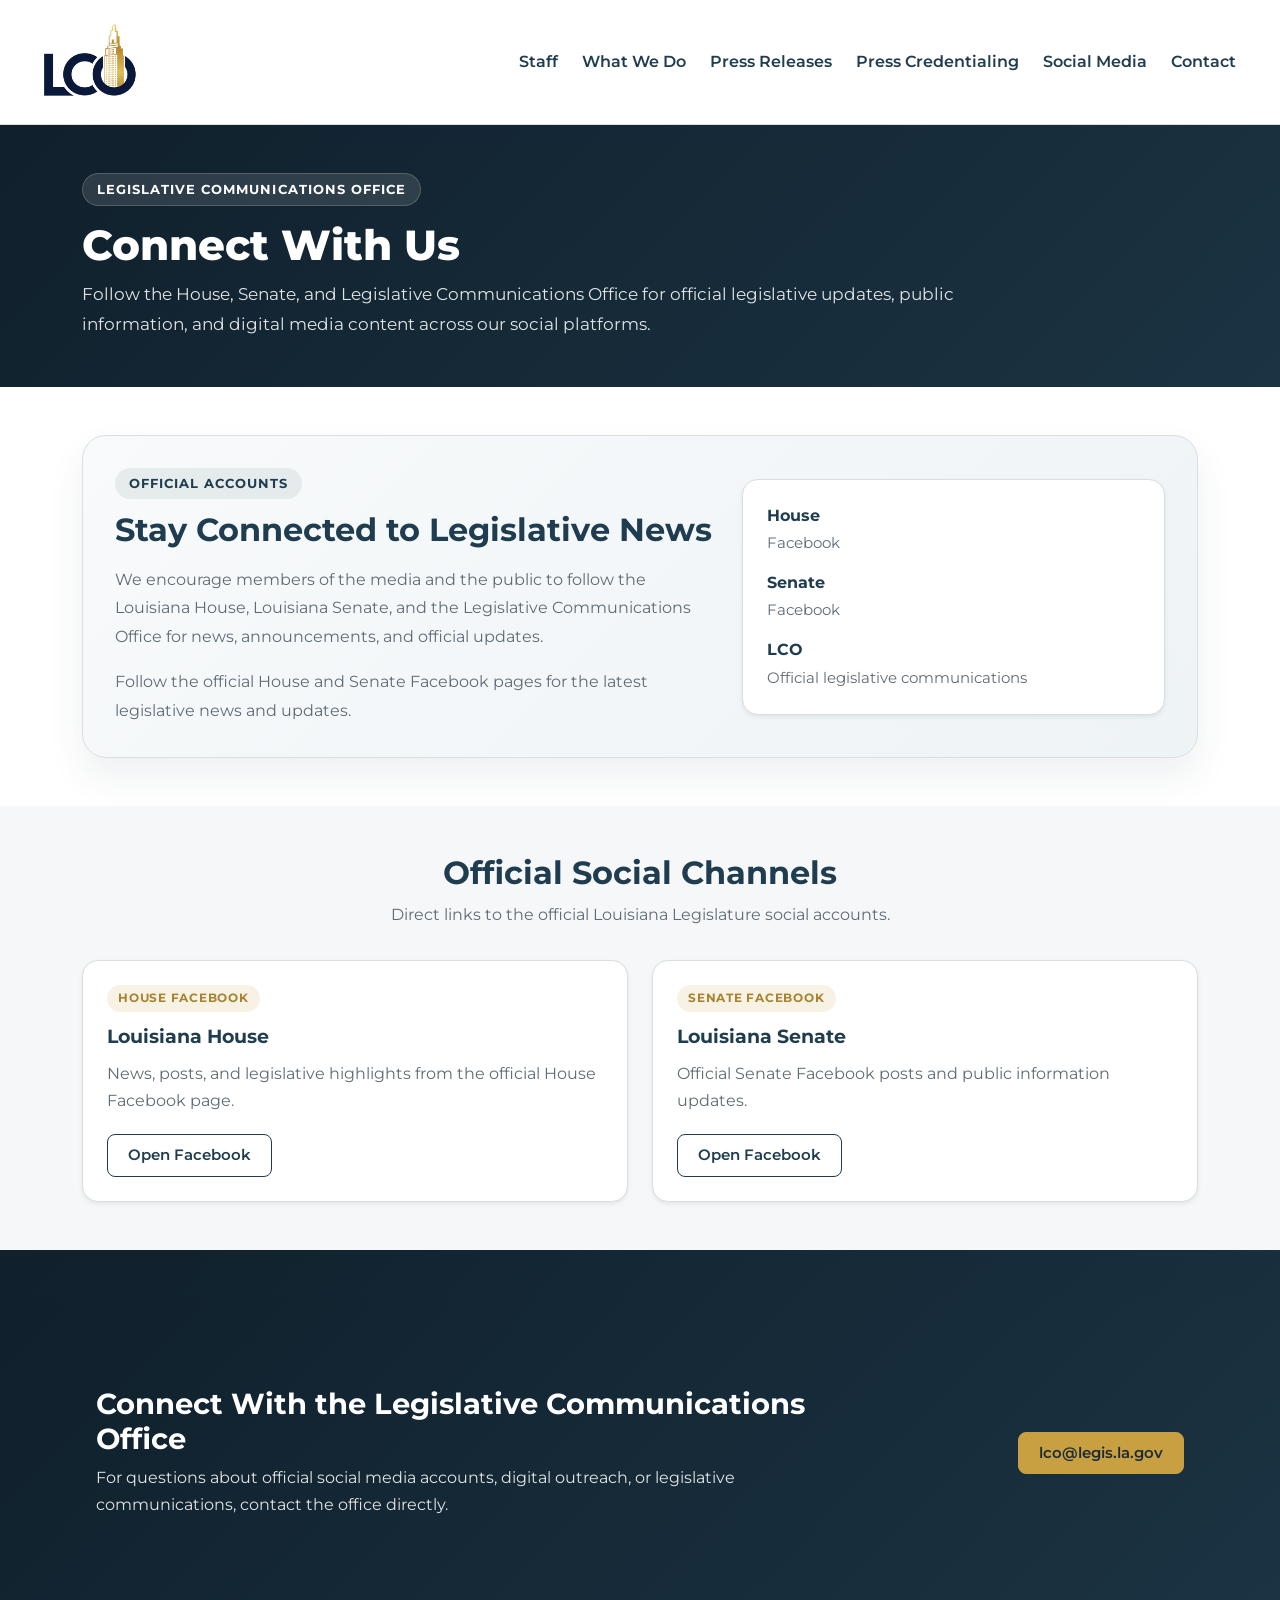
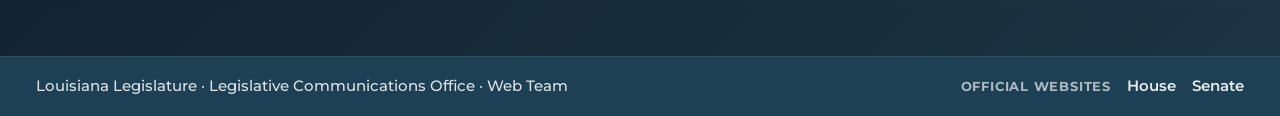
<file: social-media.html>
<!DOCTYPE html>
<html lang="en">
<head>
  <meta charset="UTF-8" />
  <meta name="viewport" content="width=device-width, initial-scale=1.0" />
  <title>Legislative Communications Office | Connect With Us</title>

 <link href="https://cdn.jsdelivr.net/npm/bootstrap@5.3.8/dist/css/bootstrap.min.css" rel="stylesheet">
  <link rel="stylesheet" href="css/lco.css" />
  <link href="https://fonts.googleapis.com/css2?family=Montserrat:wght@400;500;600;700;800&display=swap" rel="stylesheet">

</head>
<body>
  <a class="visually-hidden-focusable" href="#main-content">
    Skip to main content
  </a>

  <header class="site-header">
    <div class="container">
    <nav class="navbar navbar-expand-lg px-0 py-3">
        <a class="navbar-brand site-brand d-flex align-items-center" href="index.html">
          <img src="images/logo@2x.png" alt="LCO Logo" class="nav-logo">
        </a>

       <button class="navbar-toggler" type="button" data-bs-toggle="collapse" data-bs-target="#mainNav" aria-controls="mainNav" aria-expanded="false" aria-label="Toggle navigation">
          <span class="navbar-toggler-icon"></span>
        </button>

        <div class="collapse navbar-collapse site-nav" id="mainNav">
      <ul class="navbar-nav ms-auto">
          <li class="nav-item">
            <a class="nav-link" href="staff.html">Staff</a>
          </li>
              <li class="nav-item">
            <a class="nav-link" href="what-we-do.html">What We Do</a>
          </li>    
          <li class="nav-item">
            <a class="nav-link" href="press-releases.html">Press Releases</a>
          </li>
          <li class="nav-item">
            <a class="nav-link" href="press-credentialing.html">Press Credentialing</a>
          </li>
          <li class="nav-item">
            <a class="nav-link" href="social-media.html">Social Media</a>
          </li>
          <li class="nav-item">
            <a class="nav-link" href="contact.html">Contact</a>
          </li>
        </ul>
      </div>
      </nav>
    </div>
  </header>

  <main id="main-content">

  <section class="page-hero page-hero--social py-5">
    <div class="container">
      <div class="page-hero__content">
        <span class="page-hero__eyebrow d-inline-block mb-3 rounded-pill fw-bold text-uppercase">Legislative Communications Office</span>
        <h1 class="page-hero__title">Connect With Us</h1>
        <p class="page-hero__text">
          Follow the House, Senate, and Legislative Communications Office for official legislative updates, public information, and digital media content across our social platforms.
        </p>
      </div>
    </div>
  </section>
<section class="section-block social-intro-section py-5">
    <div class="container">
      <div class="social-intro-card">
    <div class="row align-items-center g-4">
          <div class="col-lg-7">
            <span class="social-intro__eyebrow d-inline-block rounded-pill fw-bold text-uppercase">Official Accounts</span>
            <h2 class="social-intro__title">Stay Connected to Legislative News</h2>
            <p class="social-intro__text">
              We encourage members of the media and the public to follow the Louisiana House, Louisiana Senate, and the Legislative Communications Office for news, announcements, and official updates.
            </p>
            <p class="social-intro__text mb-0">
              Follow the official House and Senate Facebook pages for the latest legislative news and updates.
            </p>
          </div>

          <div class="col-lg-5">
            <div class="social-summary-card p-4 rounded-4 shadow-sm d-flex flex-column gap-3">
              <div class="social-summary-card__item">
                <strong>House</strong>
                <span>Facebook</span>
              </div>
              <div class="social-summary-card__item">
                <strong>Senate</strong>
                <span>Facebook</span>
              </div>
              <div class="social-summary-card__item">
                <strong>LCO</strong>
                <span>Official legislative communications</span>
              </div>
            </div>
          </div>
        </div>
      </div>
    </div>
  </section>

 <section class="section-block social-links-section py-5">
    <div class="container">
      <div class="section-heading text-center mx-auto">
        <h2 class="section-heading__title">Official Social Channels</h2>
        <p class="section-heading__text">
          Direct links to the official Louisiana Legislature social accounts.
        </p>
      </div>

    <div class="row g-4">
      <div class="col-md-6 col-lg-6">
          <article class="social-link-card p-4 rounded-4 shadow-sm h-100 d-flex flex-column align-items-start">
            <div class="social-link-card__label d-inline-block rounded-pill fw-bold text-uppercase">House Facebook</div>
            <h3 class="social-link-card__title">Louisiana House</h3>
            <p class="social-link-card__text">News, posts, and legislative highlights from the official House Facebook page.</p>
            <a href="https://www.facebook.com/LouisianaHouse" target="_blank" rel="noopener noreferrer" class="btn btn-legis-outline-dark mt-auto">Open Facebook</a>
          </article>
        </div>

     <div class="col-md-6 col-lg-6">
          <article class="social-link-card p-4 rounded-4 shadow-sm h-100 d-flex flex-column align-items-start">
            <div class="social-link-card__label d-inline-block rounded-pill fw-bold text-uppercase">Senate Facebook</div>
            <h3 class="social-link-card__title">Louisiana Senate</h3>
            <p class="social-link-card__text">Official Senate Facebook posts and public information updates.</p>
            <a href="https://www.facebook.com/LouisianaSenate" target="_blank" rel="noopener noreferrer" class="btn btn-legis-outline-dark mt-auto">Open Facebook</a>
          </article>
        </div>

      </div>
    </div>
  </section>


  <section class="py-5 spotlight-section">
    <div class="container-fluid px-0">
      <div class="spotlight-card spotlight-card--wide p-4 p-lg-5">
        <div class="spotlight-card__inner mx-auto px-4 px-lg-5">
        <div class="row align-items-center justify-content-between g-4">
          <div class="col-lg-8">

            <h2 class="spotlight-card__title">
              Connect With the Legislative Communications Office
            </h2>

            <p class="spotlight-card__text mb-0">
              For questions about official social media accounts, digital outreach, or legislative communications, contact the office directly.
            </p>
          </div>

          <div class="col-lg-4 text-lg-end">
            <div class="d-flex flex-column align-items-start align-items-lg-end gap-2">
              <a href="mailto:lco@legis.la.gov" class="btn btn-legis-primary">lco@legis.la.gov</a>
            </div>
          </div>
        </div>
        </div>
      </div>
    </div>
  </section>

  </main>

 <footer class="footer-strip py-3">
  <div class="container d-md-flex justify-content-between align-items-center gap-3">
      <div>Louisiana Legislature · Legislative Communications Office · Web Team</div>
      <div class="footer-strip__links d-flex flex-wrap align-items-center gap-2 gap-md-3">
        <span class="footer-strip__link-label">Official websites</span>
        <a href="https://house.louisiana.gov/" target="_blank" rel="noopener noreferrer">House</a>
        <a href="https://senate.la.gov/" target="_blank" rel="noopener noreferrer">Senate</a>
      </div>
    </div>
  </footer>

 <script src="https://cdn.jsdelivr.net/npm/bootstrap@5.3.8/dist/js/bootstrap.bundle.min.js"></script>
</body>
</html>
</file>
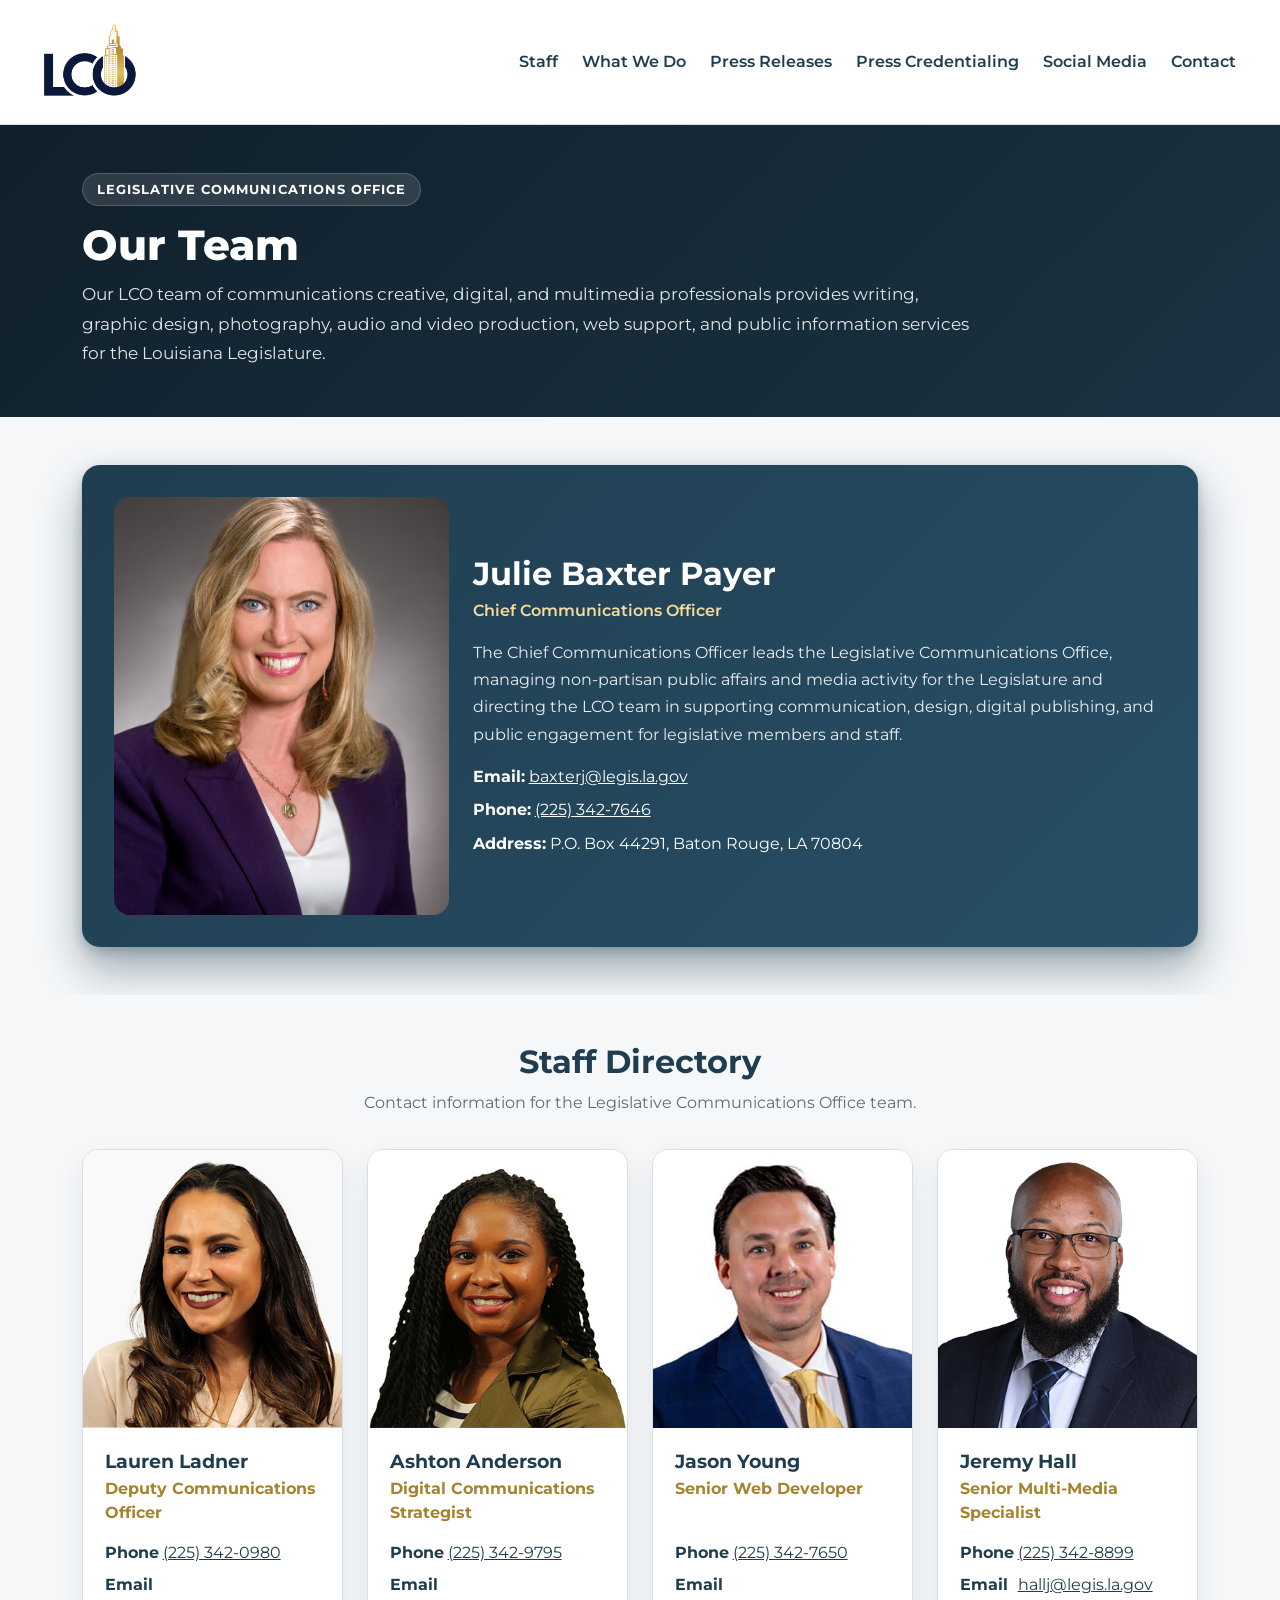
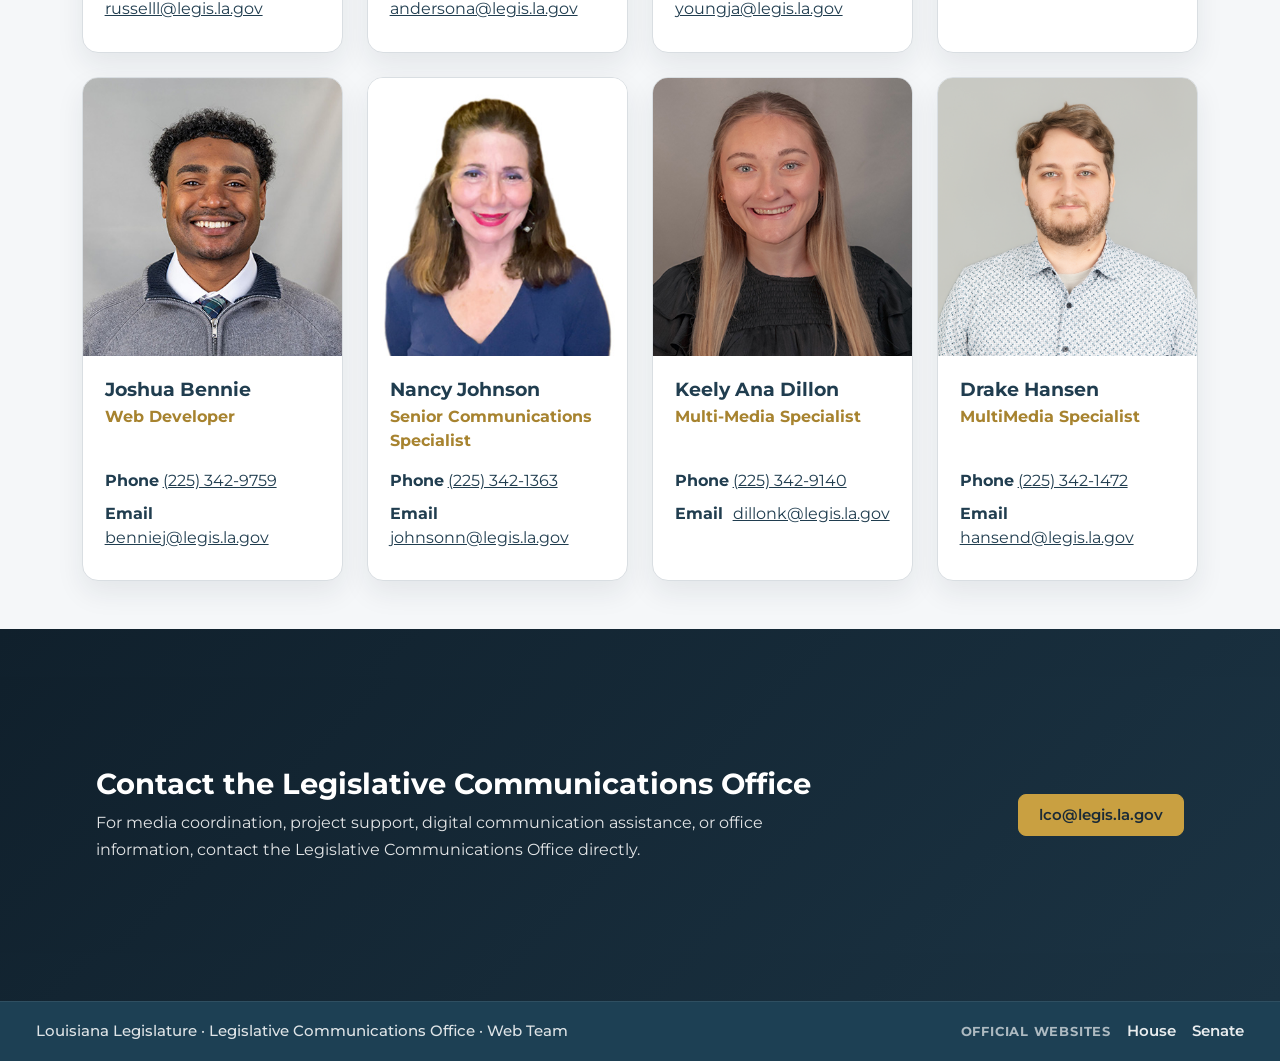
<file: staff.html>
<!DOCTYPE html>
<html lang="en">
<head>
  <meta charset="UTF-8" />
  <meta name="viewport" content="width=device-width, initial-scale=1.0" />
  <title>Legislative Communications Office | Our Team</title>

 <link href="https://cdn.jsdelivr.net/npm/bootstrap@5.3.8/dist/css/bootstrap.min.css" rel="stylesheet">
  <link rel="stylesheet" href="css/lco.css" />
  <link href="https://fonts.googleapis.com/css2?family=Montserrat:wght@400;500;600;700;800&display=swap" rel="stylesheet">
</head>
<body>
  <a class="visually-hidden-focusable" href="#main-content">
    Skip to main content
  </a>

  <header class="site-header">
  <div class="container">
    <nav class="navbar navbar-expand-lg navbar-light px-0 py-3">
      <a class="navbar-brand site-brand d-flex align-items-center" href="index.html">
        <img src="images/logo@2x.png" alt="LCO Logo" class="nav-logo">
      </a>

      <button
        class="navbar-toggler"
        type="button"
        data-bs-toggle="collapse"
        data-bs-target="#mainNav"
        aria-controls="mainNav"
        aria-expanded="false"
        aria-label="Toggle navigation">
        <span class="navbar-toggler-icon"></span>
      </button>

      <div class="collapse navbar-collapse site-nav" id="mainNav">
        <ul class="navbar-nav ms-auto">
          <li class="nav-item">
            <a class="nav-link" href="staff.html">Staff</a>
          </li>
              <li class="nav-item">
            <a class="nav-link" href="what-we-do.html">What We Do</a>
          </li>    
          <li class="nav-item">
            <a class="nav-link" href="press-releases.html">Press Releases</a>
          </li>
          <li class="nav-item">
            <a class="nav-link" href="press-credentialing.html">Press Credentialing</a>
          </li>
          <li class="nav-item">
            <a class="nav-link" href="social-media.html">Social Media</a>
          </li>
          <li class="nav-item">
            <a class="nav-link" href="contact.html">Contact</a>
          </li>
        </ul>
      </div>
    </nav>
  </div>
</header>

<main id="main-content">

  <section class="page-hero page-hero--press py-5">
    <div class="container">
      <div class="page-hero__content">
        <span class="page-hero__eyebrow d-inline-block mb-3 rounded-pill fw-bold text-uppercase">Legislative Communications Office</span>
        <h1 class="page-hero__title">Our Team</h1>
        <p class="page-hero__text">
          Our LCO team of communications creative, digital, and multimedia professionals provides writing, graphic design, photography, audio and video production, web support, and public information services for the Louisiana Legislature.
        </p>
      </div>
    </div>
  </section>


  <section class="section-block py-5">
    <div class="container">
      <div class="team-feature-card">
        <div class="row g-4 align-items-center">
          <div class="col-md-4">
            <div class="team-feature-card__image-wrap">
              <img src="images/team/pics24/BaxterJulie - Copy.jpg" alt="Julie Baxter Payer" class="team-feature-card__image" loading="lazy">
            </div>
          </div>
          <div class="col-md-8">
            <div class="team-feature-card__body">
              <h2 class="team-feature-card__title">Julie Baxter Payer</h2>
              <div class="team-feature-card__role">Chief Communications Officer</div>
              <p class="team-feature-card__text">
                The Chief Communications Officer leads the Legislative Communications Office, managing non-partisan public affairs and media activity for the Legislature and directing the LCO team in supporting communication, design, digital publishing, and public engagement for legislative members and staff.
              </p>
              <div class="team-feature-card__meta d-grid gap-2">
                <div><strong>Email:</strong> <a href="mailto:baxterj@legis.la.gov">baxterj@legis.la.gov</a></div>
                <div><strong>Phone:</strong> <a href="tel:2253427646">(225) 342-7646</a></div>
                <div><strong>Address:</strong> P.O. Box 44291, Baton Rouge, LA 70804</div>
              </div>
            </div>
          </div>
        </div>
      </div>
    </div>
  </section>

  <section class="section-block team-section py-5" id="team-directory">
    <div class="container">
      <div class="section-heading text-center">
        <h2 class="section-heading__title">Staff Directory</h2>
        <p class="section-heading__text mx-auto">
          Contact information for the Legislative Communications Office team.
        </p>
      </div>

      <div class="row g-4">
        <div class="col-sm-6 col-lg-3">
          <article class="team-card h-100">
            <div class="team-card__image-wrap">
              <img src="images/team/pics24/lauren.jpg" alt="Lauren Ladner" class="team-card__image" loading="lazy">
            </div>
            <div class="team-card__body">
              <h3 class="team-card__name">Lauren Ladner</h3>
              <div class="team-card__role">Deputy Communications Officer</div>
              <div class="team-card__contact-item"><span class="team-card__label">Phone</span><a href="tel:2253420980">(225) 342-0980</a></div>
              <div class="team-card__contact-item"><span class="team-card__label">Email</span><a href="mailto:russelll@legis.la.gov">russelll@legis.la.gov</a></div>
            </div>
          </article>
        </div>

        <div class="col-sm-6 col-lg-3">
          <article class="team-card h-100">
            <div class="team-card__image-wrap">
              <img src="images/team/pics24/ashton.jpg" alt="Ashton Anderson" class="team-card__image" loading="lazy">
            </div>
            <div class="team-card__body">
              <h3 class="team-card__name">Ashton Anderson</h3>
              <div class="team-card__role">Digital Communications Strategist</div>
              <div class="team-card__contact-item"><span class="team-card__label">Phone</span><a href="tel:2253429795">(225) 342-9795</a></div>
              <div class="team-card__contact-item"><span class="team-card__label">Email</span><a href="mailto:andersona@legis.la.gov">andersona@legis.la.gov</a></div>
            </div>
          </article>
        </div>

        <div class="col-sm-6 col-lg-3">
          <article class="team-card h-100">
            <div class="team-card__image-wrap">
              <img src="images/team/pics24/YoungJason.jpg" alt="Jason Young" class="team-card__image" loading="lazy">
            </div>
            <div class="team-card__body">
              <h3 class="team-card__name">Jason Young</h3>
              <div class="team-card__role">Senior Web Developer</div>
              <div class="team-card__contact-item"><span class="team-card__label">Phone</span><a href="tel:2253427650">(225) 342-7650</a></div>
              <div class="team-card__contact-item"><span class="team-card__label">Email</span><a href="mailto:youngja@legis.la.gov">youngja@legis.la.gov</a></div>
            </div>
          </article>
        </div>

        <div class="col-sm-6 col-lg-3">
          <article class="team-card h-100">
            <div class="team-card__image-wrap">
              <img src="images/team/pics24/jeremy.jpg" alt="Jeremy Hall" class="team-card__image" loading="lazy">
            </div>
            <div class="team-card__body">
              <h3 class="team-card__name">Jeremy Hall</h3>
              <div class="team-card__role">Senior Multi-Media Specialist</div>
              <div class="team-card__contact-item"><span class="team-card__label">Phone</span><a href="tel:2253428899">(225) 342-8899</a></div>
              <div class="team-card__contact-item"><span class="team-card__label">Email</span><a href="mailto:hallj@legis.la.gov">hallj@legis.la.gov</a></div>
            </div>
          </article>
        </div>

        <div class="col-sm-6 col-lg-3">
          <article class="team-card h-100">
            <div class="team-card__image-wrap">
              <img src="images/team/pics24/BennieJoshua.jpg" alt="Joshua Bennie" class="team-card__image" loading="lazy">
            </div>
            <div class="team-card__body">
              <h3 class="team-card__name">Joshua Bennie</h3>
              <div class="team-card__role">Web Developer</div>
              <div class="team-card__contact-item"><span class="team-card__label">Phone</span><a href="tel:2253429759">(225) 342-9759</a></div>
              <div class="team-card__contact-item"><span class="team-card__label">Email</span><a href="mailto:benniej@legis.la.gov">benniej@legis.la.gov</a></div>
            </div>
          </article>
        </div>

        <div class="col-sm-6 col-lg-3">
          <article class="team-card h-100">
            <div class="team-card__image-wrap">
              <img src="images/team/pics24/JohnsonNancynew1.jpg" alt="Nancy Johnson" class="team-card__image" loading="lazy">
            </div>
            <div class="team-card__body">
              <h3 class="team-card__name">Nancy Johnson</h3>
              <div class="team-card__role">Senior Communications Specialist</div>
              <div class="team-card__contact-item"><span class="team-card__label">Phone</span><a href="tel:2253421363">(225) 342-1363</a></div>
              <div class="team-card__contact-item"><span class="team-card__label">Email</span><a href="mailto:johnsonn@legis.la.gov">johnsonn@legis.la.gov</a></div>
            </div>
          </article>
        </div>

        <div class="col-sm-6 col-lg-3">
          <article class="team-card h-100">
            <div class="team-card__image-wrap">
              <img src="images/team/pics24/Keely.jpg" alt="Keely Ana Dillon" class="team-card__image" loading="lazy">
            </div>
            <div class="team-card__body">
              <h3 class="team-card__name">Keely Ana Dillon</h3>
              <div class="team-card__role">Multi-Media Specialist</div>
              <div class="team-card__contact-item"><span class="team-card__label">Phone</span><a href="tel:2253429140">(225) 342-9140</a></div>
              <div class="team-card__contact-item"><span class="team-card__label">Email</span><a href="mailto:dillonk@legis.la.gov">dillonk@legis.la.gov</a></div>
            </div>
          </article>
        </div>

        <div class="col-sm-6 col-lg-3">
          <article class="team-card h-100">
            <div class="team-card__image-wrap">
              <img src="images/team/pics24/Drake.jpg" alt="Drake Hansen" class="team-card__image" loading="lazy">
            </div>
            <div class="team-card__body">
              <h3 class="team-card__name">Drake Hansen</h3>
              <div class="team-card__role">MultiMedia Specialist</div>
              <div class="team-card__contact-item"><span class="team-card__label">Phone</span><a href="tel:2253421472">(225) 342-1472</a></div>
              <div class="team-card__contact-item"><span class="team-card__label">Email</span><a href="mailto:hansend@legis.la.gov">hansend@legis.la.gov</a></div>
            </div>
          </article>
        </div>
      </div>
    </div>
  </section>

  <section class="py-5 spotlight-section">
    <div class="container-fluid px-0">
      <div class="spotlight-card spotlight-card--wide p-4 p-lg-5">
        <div class="spotlight-card__inner mx-auto px-4 px-lg-5">
        <div class="row align-items-center justify-content-between g-4">
          <div class="col-lg-8">

            <h2 class="spotlight-card__title">
              Contact the Legislative Communications Office
            </h2>

            <p class="spotlight-card__text mb-0">
              For media coordination, project support, digital communication assistance, or office information, contact the Legislative Communications Office directly.
            </p>
          </div>

          <div class="col-lg-4 text-lg-end">
            <div class="d-flex flex-column align-items-start align-items-lg-end gap-2">
              <a href="mailto:lco@legis.la.gov" class="btn btn-legis-primary">lco@legis.la.gov</a>
            </div>
          </div>
        </div>
        </div>
      </div>
    </div>
  </section>

</main>

  <footer class="footer-strip py-3">
    <div class="container d-md-flex justify-content-between align-items-center gap-3">
      <div>Louisiana Legislature · Legislative Communications Office · Web Team</div>
      <div class="footer-strip__links d-flex flex-wrap align-items-center gap-2 gap-md-3">
        <span class="footer-strip__link-label">Official websites</span>
        <a href="https://house.louisiana.gov/" target="_blank" rel="noopener noreferrer">House</a>
        <a href="https://senate.la.gov/" target="_blank" rel="noopener noreferrer">Senate</a>
      </div>
    </div>
  </footer>

 <script src="https://cdn.jsdelivr.net/npm/bootstrap@5.3.8/dist/js/bootstrap.bundle.min.js"></script>
</body>
</html>
</file>
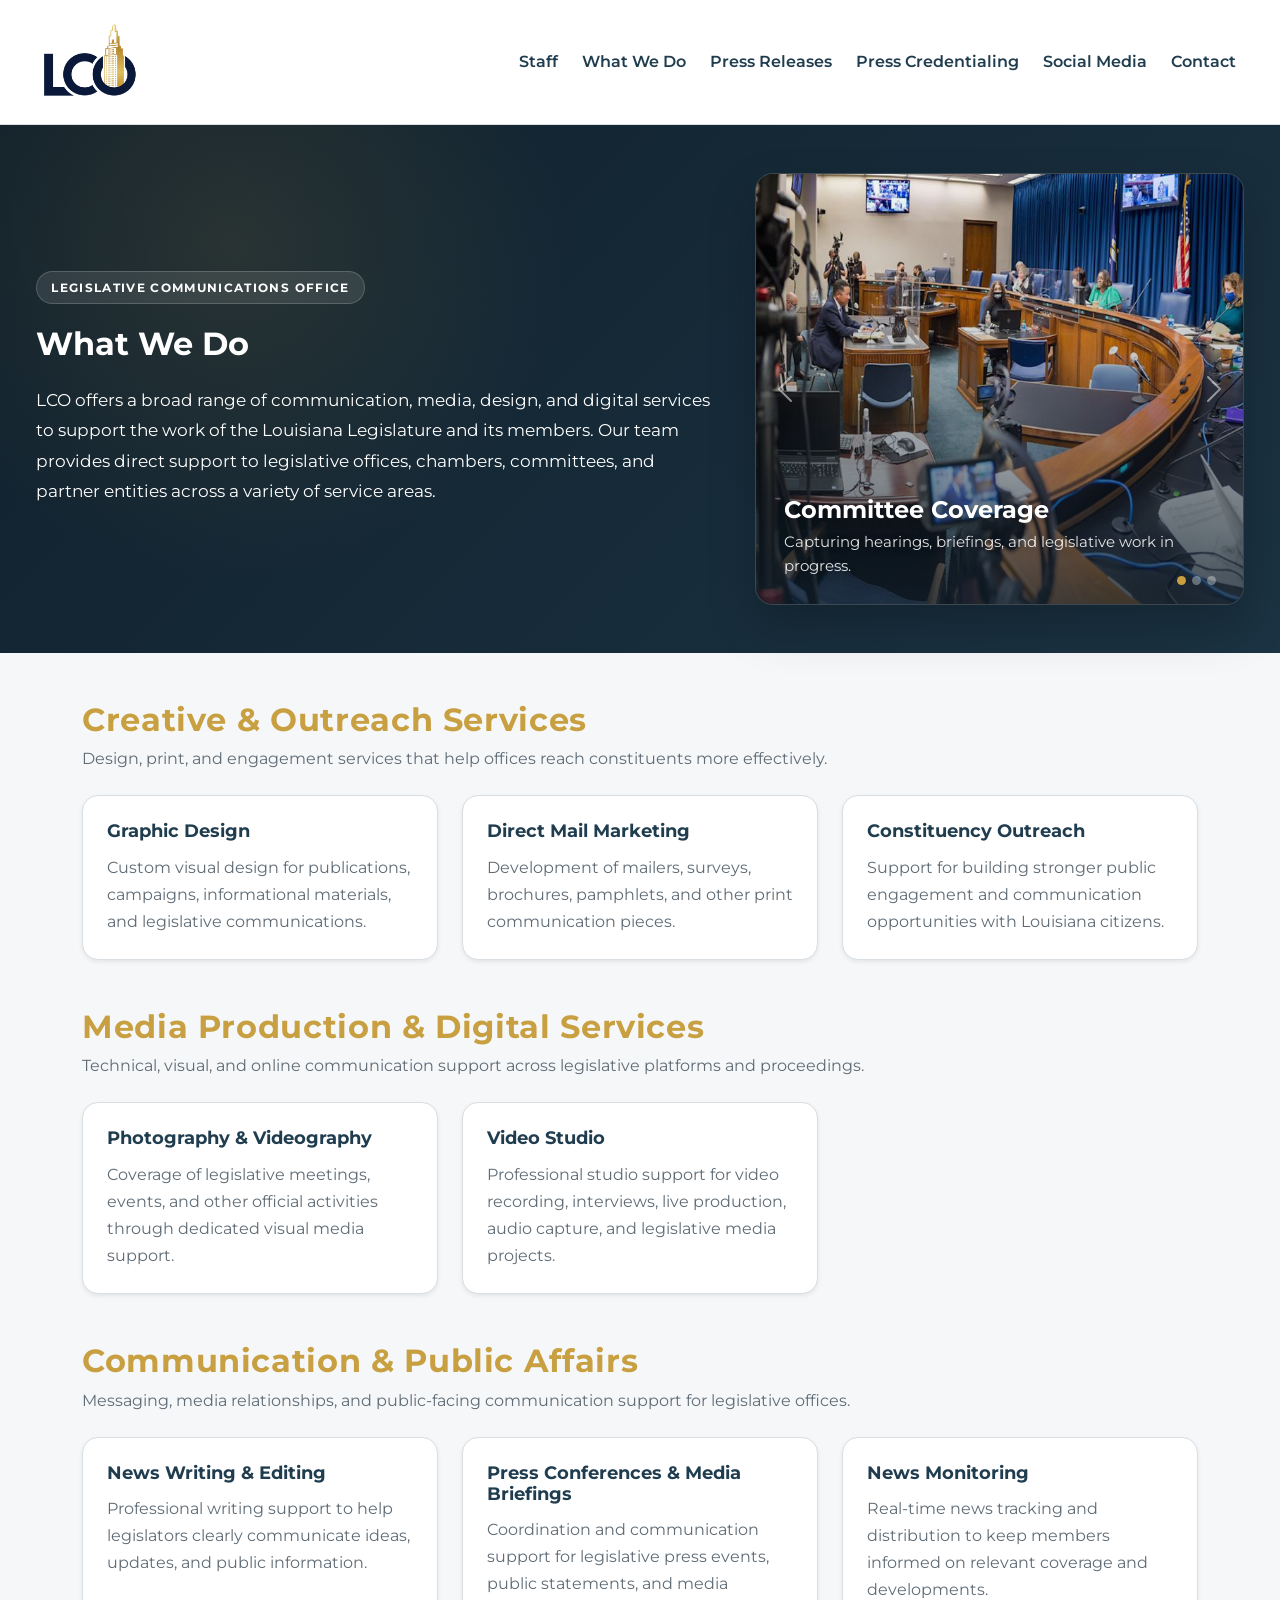
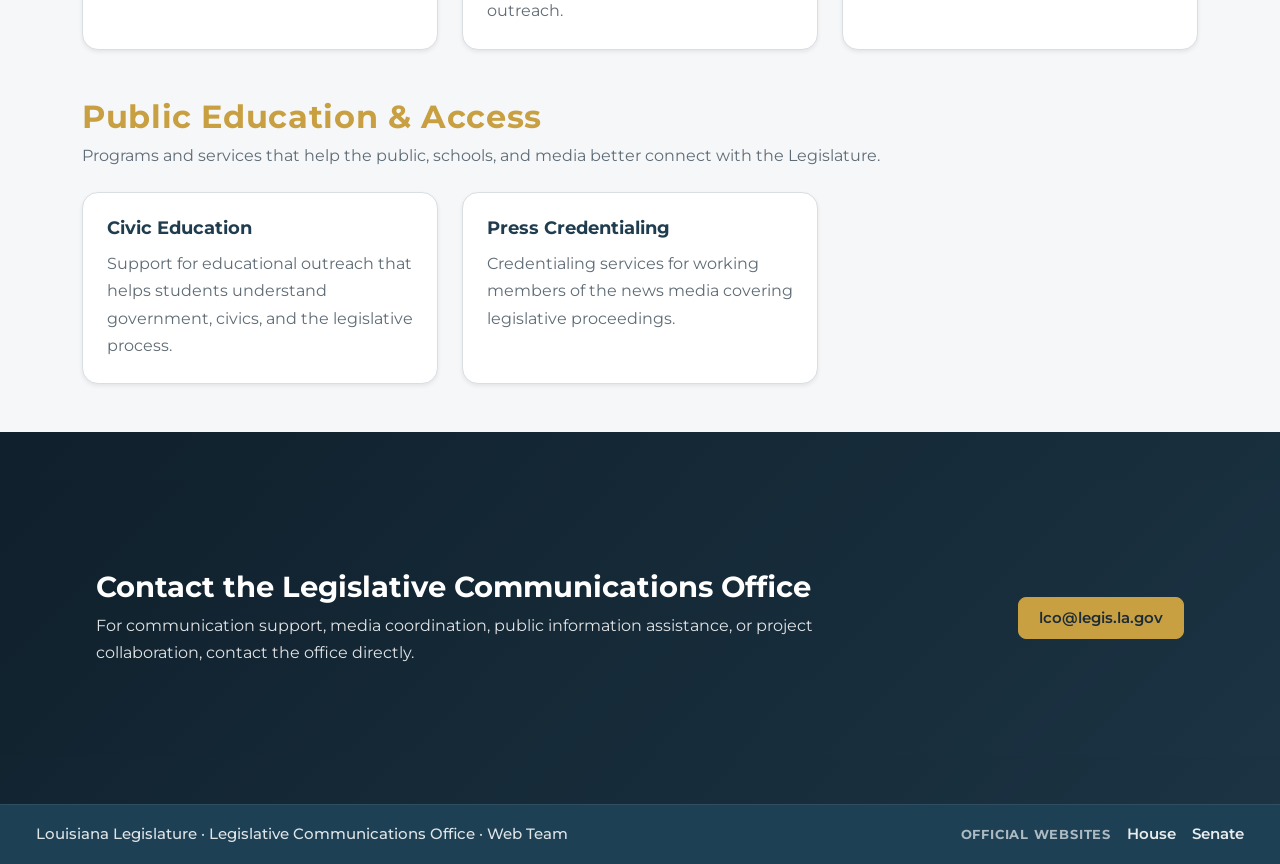
<file: what-we-do.html>
<!DOCTYPE html>
<html lang="en">
<head>
  <meta charset="UTF-8" />
  <meta name="viewport" content="width=device-width, initial-scale=1.0" />
  <title>Legislative Communications Office | What We Do</title>

  <link rel="stylesheet" href="https://cdn.jsdelivr.net/npm/bootstrap@5.3.8/dist/css/bootstrap.min.css" />
  <link rel="stylesheet" href="css/lco.css?v=3" />
  <link href="https://fonts.googleapis.com/css2?family=Montserrat:wght@400;500;600;700;800&display=swap" rel="stylesheet">
</head>
<body>
  <a class="visually-hidden-focusable" href="#main-content">
    Skip to main content
  </a>

  <header class="site-header">
    <div class="container">
      <nav class="navbar navbar-expand-lg navbar-light px-0 py-3">
        <a class="navbar-brand site-brand d-flex align-items-center" href="index.html">
          <img src="images/logo@2x.png" alt="LCO Logo" class="nav-logo">
        </a>

        <button
          class="navbar-toggler"
          type="button"
          data-bs-toggle="collapse"
          data-bs-target="#mainNav"
          aria-controls="mainNav"
          aria-expanded="false"
          aria-label="Toggle navigation">
          <span class="navbar-toggler-icon"></span>
        </button>

        <div class="collapse navbar-collapse site-nav" id="mainNav">
        <ul class="navbar-nav ms-auto">
          <li class="nav-item">
            <a class="nav-link" href="staff.html">Staff</a>
          </li>
              <li class="nav-item">
            <a class="nav-link" href="what-we-do.html">What We Do</a>
          </li>    
          <li class="nav-item">
            <a class="nav-link" href="press-releases.html">Press Releases</a>
          </li>
          <li class="nav-item">
            <a class="nav-link" href="press-credentialing.html">Press Credentialing</a>
          </li>
          <li class="nav-item">
            <a class="nav-link" href="social-media.html">Social Media</a>
          </li>
          <li class="nav-item">
            <a class="nav-link" href="contact.html">Contact</a>
          </li>
        </ul>
      </div>
      </nav>
    </div>
  </header>

  <main id="main-content">

  <section class="brand-spotlight brand-spotlight--inner py-5">
    <div class="container">
      <div class="brand-spotlight__card">
        <div class="row g-4 align-items-center">
          <div class="col-lg-7">
            <span class="brand-spotlight__eyebrow d-inline-block mb-3 rounded-pill fw-bold text-uppercase">Legislative Communications Office</span>
            <h1 class="brand-spotlight__title">
              What We Do
            </h1>
            <p class="hero-text text-white mb-0">
              LCO offers a broad range of communication, media, design, and digital services to support the work of the Louisiana Legislature and its members. Our team provides direct support to legislative offices, chambers, committees, and partner entities across a variety of service areas.
            </p>
          </div>
          <div class="col-lg-5">
            <div id="whatWeDoHeroCarousel" class="carousel slide carousel-fade what-we-do-hero-carousel brand-spotlight__image" data-bs-ride="carousel">
              <div class="carousel-indicators">
                <button type="button" data-bs-target="#whatWeDoHeroCarousel" data-bs-slide-to="0" class="active" aria-current="true" aria-label="Committee Coverage"></button>
                <button type="button" data-bs-target="#whatWeDoHeroCarousel" data-bs-slide-to="1" aria-label="Press and Public Information"></button>
                <button type="button" data-bs-target="#whatWeDoHeroCarousel" data-bs-slide-to="2" aria-label="Constituency Outreach"></button>
              </div>

              <div class="carousel-inner">
                <div class="carousel-item active" data-bs-interval="3000">
                  <img src="images/BlueRoom.jpg" class="d-block w-100 what-we-do-hero-carousel__image" alt="Committee coverage in a blue meeting room">
                  <div class="carousel-caption what-we-do-hero-carousel__caption text-start">
                    <h2>Committee Coverage</h2>
                    <p>Capturing hearings, briefings, and legislative work in progress.</p>
                  </div>
                </div>

                <div class="carousel-item" data-bs-interval="3000">
                  <img src="images/MediaMem.jpg" class="d-block w-100 what-we-do-hero-carousel__image" alt="Press and public information support">
                  <div class="carousel-caption what-we-do-hero-carousel__caption text-start">
                    <h2>Press &amp; Public Information</h2>
                    <p>Supporting clear communication between the Legislature, media, and public.</p>
                  </div>
                </div>


                <div class="carousel-item" data-bs-interval="3000">
                  <img src="images/newsroomgallery/MediaRoom1.jpg" class="d-block w-100 what-we-do-hero-carousel__image" alt="Legislative Communications Office video studio workspace">
                  <div class="carousel-caption what-we-do-hero-carousel__caption text-start">
                    <h2>Constituency Outreach</h2>
                    <p>Creative and media resources that help legislative offices connect with constituents through clear, accessible communication.</p>
                  </div>
                </div>
              </div>

              <button class="carousel-control-prev" type="button" data-bs-target="#whatWeDoHeroCarousel" data-bs-slide="prev" aria-label="Previous hero image">
                <span class="carousel-control-prev-icon" aria-hidden="true"></span>
              </button>

              <button class="carousel-control-next" type="button" data-bs-target="#whatWeDoHeroCarousel" data-bs-slide="next" aria-label="Next hero image">
                <span class="carousel-control-next-icon" aria-hidden="true"></span>
              </button>
            </div>
          </div>
        </div>
      </div>
    </div>
  </section>

  <section class="section-block services-section py-5" id="services">
    <div class="container">
      <div class="service-group mb-5">
        <div class="service-group__header">
          <h2 class="service-group__title">Creative &amp; Outreach Services</h2>
          <p class="service-group__text">Design, print, and engagement services that help offices reach constituents more effectively.</p>
        </div>
        <div class="row g-4 justify-content-center">
          <div class="col-md-6 col-lg-4">
            <article class="service-tile p-4 rounded-4 shadow-sm h-100">
              <h3 class="service-tile__title">Graphic Design</h3>
              <p class="service-tile__text">Custom visual design for publications, campaigns, informational materials, and legislative communications.</p>
            </article>
          </div>
          <div class="col-md-6 col-lg-4">
            <article class="service-tile p-4 rounded-4 shadow-sm h-100">
              <h3 class="service-tile__title">Direct Mail Marketing</h3>
              <p class="service-tile__text">Development of mailers, surveys, brochures, pamphlets, and other print communication pieces.</p>
            </article>
          </div>
          <div class="col-md-6 col-lg-4">
            <article class="service-tile p-4 rounded-4 shadow-sm h-100">
              <h3 class="service-tile__title">Constituency Outreach</h3>
              <p class="service-tile__text">Support for building stronger public engagement and communication opportunities with Louisiana citizens.</p>
            </article>
          </div>
        </div>
      </div>

      <div class="service-group mb-5">
        <div class="service-group__header">
          <h2 class="service-group__title">Media Production &amp; Digital Services</h2>
          <p class="service-group__text">Technical, visual, and online communication support across legislative platforms and proceedings.</p>
        </div>
        <div class="row g-4">
          <div class="col-md-6 col-lg-4">
            <article class="service-tile p-4 rounded-4 shadow-sm h-100">
              <h3 class="service-tile__title">Photography &amp; Videography</h3>
              <p class="service-tile__text">Coverage of legislative meetings, events, and other official activities through dedicated visual media support.</p>
            </article>
          </div>
          <div class="col-md-6 col-lg-4">
            <article class="service-tile p-4 rounded-4 shadow-sm h-100">
              <h3 class="service-tile__title">Video Studio</h3>
              <p class="service-tile__text">Professional studio support for video recording, interviews, live production, audio capture, and legislative media projects.</p>
            </article>
          </div>
        </div>
      </div>

      <div class="service-group mb-5">
        <div class="service-group__header">
          <h2 class="service-group__title">Communication &amp; Public Affairs</h2>
          <p class="service-group__text">Messaging, media relationships, and public-facing communication support for legislative offices.</p>
        </div>
        <div class="row g-4">
          <div class="col-md-6 col-lg-4">
            <article class="service-tile p-4 rounded-4 shadow-sm h-100">
              <h3 class="service-tile__title">News Writing &amp; Editing</h3>
              <p class="service-tile__text">Professional writing support to help legislators clearly communicate ideas, updates, and public information.</p>
            </article>
          </div>
          <div class="col-md-6 col-lg-4">
            <article class="service-tile p-4 rounded-4 shadow-sm h-100">
              <h3 class="service-tile__title">Press Conferences &amp; Media Briefings</h3>
              <p class="service-tile__text">Coordination and communication support for legislative press events, public statements, and media outreach.</p>
            </article>
          </div>
          <div class="col-md-6 col-lg-4">
            <article class="service-tile p-4 rounded-4 shadow-sm h-100">
              <h3 class="service-tile__title">News Monitoring</h3>
              <p class="service-tile__text">Real-time news tracking and distribution to keep members informed on relevant coverage and developments.</p>
            </article>
          </div>
        </div>
      </div>

      <div class="service-group">
        <div class="service-group__header">
          <h2 class="service-group__title">Public Education &amp; Access</h2>
          <p class="service-group__text">Programs and services that help the public, schools, and media better connect with the Legislature.</p>
        </div>
        <div class="row g-4">
          <div class="col-md-6 col-lg-4">
            <article class="service-tile p-4 rounded-4 shadow-sm h-100">
              <h3 class="service-tile__title">Civic Education</h3>
              <p class="service-tile__text">Support for educational outreach that helps students understand government, civics, and the legislative process.</p>
            </article>
          </div>
          <div class="col-md-6 col-lg-4">
            <article class="service-tile p-4 rounded-4 shadow-sm h-100">
              <h3 class="service-tile__title">Press Credentialing</h3>
              <p class="service-tile__text">Credentialing services for working members of the news media covering legislative proceedings.</p>
            </article>
          </div>
        </div>
      </div>
    </div>
  </section>

  <section class="py-5 spotlight-section">
    <div class="container-fluid px-0">
      <div class="spotlight-card spotlight-card--wide p-4 p-lg-5">
        <div class="spotlight-card__inner mx-auto px-4 px-lg-5">
        <div class="row align-items-center justify-content-between g-4">
          <div class="col-lg-8">

            <h2 class="spotlight-card__title">
              Contact the Legislative Communications Office
            </h2>

            <p class="spotlight-card__text mb-0">
              For communication support, media coordination, public information assistance, or project collaboration, contact the office directly.
            </p>
          </div>

          <div class="col-lg-4 text-lg-end">
            <div class="d-flex flex-column align-items-start align-items-lg-end gap-2">
              <a href="mailto:lco@legis.la.gov" class="btn btn-legis-primary">lco@legis.la.gov</a>
            </div>
          </div>
        </div>
        </div>
      </div>
    </div>
  </section>

  </main>

  <footer class="footer-strip py-3">
    <div class="container d-md-flex justify-content-between align-items-center gap-3">
      <div>Louisiana Legislature · Legislative Communications Office · Web Team</div>
      <div class="footer-strip__links d-flex flex-wrap align-items-center gap-2 gap-md-3">
        <span class="footer-strip__link-label">Official websites</span>
        <a href="https://house.louisiana.gov/" target="_blank" rel="noopener noreferrer">House</a>
        <a href="https://senate.la.gov/" target="_blank" rel="noopener noreferrer">Senate</a>
      </div>
    </div>
  </footer>

  <script src="https://cdn.jsdelivr.net/npm/bootstrap@5.3.8/dist/js/bootstrap.bundle.min.js"></script>
</body>
</html>
</file>
<file: css/lco.css>
/* =========================================================
   LEGISLATIVE COMMUNICATIONS OFFICE (LCO)
   MAIN STYLESHEET

   TABLE OF CONTENTS

   01. CSS Variables / Design Tokens
   02. Global Base Styles
   03. Buttons
   04. Header / Navigation
   05. Shared Layout Helpers
   06. Shared Section Headings
   07. Page Hero Sections

   08. Homepage / App Feature
   09. Homepage / Brand Spotlight
   10. Homepage / Hero
   11. Homepage / Highlights
   12. Homepage / Office Showcase
   13. Homepage / Featured Resource

   14. Staff / Team Page
   15. What We Do / Services Page
   16. Press Releases Page
   17. Press Credentialing Page
   18. Social Media Page
   19. Contact Page

   20. Footer
   21. Responsive Media Queries

   ========================================================= */

/* =========================================================
   CSS VARIABLES / DESIGN TOKENS
========================================================= */

:root {
  --legis-navy: #203d4f;
  --legis-gold: #c9a041;
  --legis-gold-dark: #a7832f;
  --legis-slate: #5f6b75;
  --legis-border: #d9dee2;
  --legis-bg: #f5f7f9;
  --legis-white: #ffffff;
  --surface-dark-gradient: linear-gradient(135deg, #10202c, #1b3343);
  --font-body: 'Montserrat', Arial, Helvetica, sans-serif;
  --font-heading: 'Montserrat', Arial, Helvetica, sans-serif;
  --bs-body-font-family: var(--font-body);
  --bs-font-sans-serif: var(--font-body);
  --card-hover-transform: translateY(-4px);
  --card-hover-shadow: 0 14px 30px rgba(21, 34, 45, 0.12);
}


/* =========================================================
   GLOBAL BASE STYLES
========================================================= */

body {
  margin: 0;
  font-family: var(--font-body);
  background: var(--legis-bg);
  color: #24323c;
}

button,
input,
select,
textarea {
  font-family: var(--font-body);
}

a {
  color: var(--legis-navy);
}

a:hover {
  color: var(--legis-gold-dark);
  text-decoration: none;
}


/* =========================================================
   BUTTONS
========================================================= */

.btn-legis-primary,
.btn-legis-outline-dark,
.btn-legis-outline {
  border-radius: 8px;
  padding: 0.7rem 1.25rem;
  font-size: 0.95rem;
  font-weight: 600;
  line-height: 1.2;
  transition: background-color 0.18s ease, border-color 0.18s ease, color 0.18s ease, box-shadow 0.18s ease;
}

.btn-legis-primary {
  background: var(--legis-gold);
  border: 1px solid var(--legis-gold);
  color: #1b2b37;
}

.btn-legis-primary:hover,
.btn-legis-primary:focus-visible {
  background: #d7af57;
  border-color: #d7af57;
  color: #1b2b37;
  box-shadow: 0 0 0 0.2rem rgba(201, 160, 65, 0.22);
}

.btn-legis-outline-dark {
  background: transparent;
  border: 1px solid var(--legis-navy);
  color: var(--legis-navy);
}

.btn-legis-outline-dark:hover,
.btn-legis-outline-dark:focus-visible {
  background: var(--legis-navy);
  color: #fff;
  box-shadow: 0 0 0 0.2rem rgba(32, 61, 79, 0.16);
}

.btn-legis-outline {
  border: 1px solid rgba(255, 255, 255, 0.45);
  color: var(--legis-white);
  background: transparent;
}

.btn-legis-outline:hover,
.btn-legis-outline:focus-visible {
  background: rgba(255, 255, 255, 0.1);
  color: var(--legis-white);
  box-shadow: 0 0 0 0.2rem rgba(255, 255, 255, 0.16);
}


/* =========================================================
   HEADER / NAVIGATION
========================================================= */

.site-header {
  background: var(--legis-white);
  border-bottom: 1px solid var(--legis-border);
  box-shadow: 0 2px 10px rgba(0, 0, 0, 0.04);
}

.site-brand {
  font-weight: 700;
  color: var(--legis-navy);
  letter-spacing: 0.02em;
}

.site-nav .nav-link {
  color: var(--legis-navy);
  font-weight: 600;
  margin-left: 0.5rem;
}

.site-nav .nav-link:hover,
.site-nav .nav-link:focus {
  color: var(--legis-gold-dark);
}

.nav-logo {
  height: 82px;
  width: auto;
  display: block;
}

body > section:last-of-type {
  padding-bottom: 0 !important;
}

.site-header .container,
.app-feature-section .container-xxl,
.brand-spotlight .container,
.homepage-hero .container,
.office-showcase .container,
.spotlight-section .container,
.footer-strip .container {
  width: min(100% - 48px, 1560px);
  max-width: none;
}


/* =========================================================
   SHARED LAYOUT HELPERS
========================================================= */

.service-tile,
.service-card,
.team-card,
.lco-team-card,
.highlight-item,
.app-feature-card,
.hero-media-card,
.lco-hero-card,
.brand-spotlight__card {
  transition: transform 0.22s ease, box-shadow 0.22s ease, border-color 0.22s ease;
}

.service-tile:hover,
.service-card:hover,
.team-card:hover,
.lco-team-card:hover,
.highlight-item:hover,
.app-feature-card:hover,
.hero-media-card:hover,
.lco-hero-card:hover,
.brand-spotlight__card:hover {
  transform: var(--card-hover-transform);
  box-shadow: var(--card-hover-shadow);
}

.hero-media-card {
  background: #fff;
  border: 1px solid var(--legis-border);
  border-radius: 18px;
  overflow: hidden;
  box-shadow: 0 18px 36px rgba(32, 61, 79, 0.12);
  width: 100%;
  max-width: 560px;
}

.hero-media-card__image {
  width: 100%;
  display: block;
}

.footer-lco-logo {
  width: 400%;
  max-width: 680px;
  height: 540px;
  background: url('../images/footer-lco-image.jpg') no-repeat center;
  background-size: contain;
  margin-left: 20px;
  filter: drop-shadow(0 12px 24px rgba(0, 0, 0, 0.12));
}

.service-tile,
.service-card {
  background: #fff;
  border: 1px solid var(--legis-border);
}

.lco-team-card__contact a:hover {
  text-decoration: underline;
}

.lco-banner {
  position: relative;
  height: 380px;
  width: 100%;
  background: url('../images/footer-lco-image.jpg') center 35% / cover no-repeat;
}

.lco-banner__overlay {
  position: absolute;
  inset: 0;
  background: rgba(0, 0, 0, 0.2);
}

.lco-banner__content {
  position: relative;
  z-index: 2;
}


/* =========================================================
   SHARED SECTION HEADINGS
========================================================= */

.section-heading {
  margin-bottom: 2rem;
}

.section-heading__title {
  font-size: 2rem;
  color: var(--legis-navy);
  font-weight: 700;
  margin-bottom: 0.5rem;
}

.section-heading__text {
  color: var(--legis-slate);
  max-width: 760px;
  line-height: 1.7;
  margin-bottom: 0;
}

.section-heading__text {
  color: var(--legis-slate);
  max-width: 760px;
  line-height: 1.7;
  margin: 0 auto;
  text-align: center;
}


/* =========================================================
   PAGE HERO SECTIONS
========================================================= */

.page-hero {
  padding: 3.5rem 0 3rem;
  background: linear-gradient(135deg, #10202c, #1b3343);
}

.page-hero__content {
  max-width: 960px;
}

.page-hero__eyebrow {
  padding: 0.35rem 0.85rem;
  background: rgba(255, 255, 255, 0.12);
  border: 1px solid rgba(255, 255, 255, 0.18);
  color: #ffffff;
  font-size: 0.82rem;
  letter-spacing: 0.08em;
}

.page-hero__title {
  color: #ffffff;
  font-size: 2.6rem;
  line-height: 1.12;
  font-weight: 800;
  margin-bottom: 0.75rem;
}

.page-hero__text {
  color: rgba(255, 255, 255, 0.88);
  font-size: 1.05rem;
  line-height: 1.75;
  margin-bottom: 0;
  max-width: 900px;
}

.page-hero--credentialing {
  padding: 3.5rem 0 3rem;
  background: linear-gradient(135deg, #10202c, #1b3343);
}

.page-hero--social {
  padding: 3.5rem 0 3rem;
  background: linear-gradient(135deg, #10202c, #1b3343);
}

.page-hero--contact {
  padding: 3.5rem 0 3rem;
  background: linear-gradient(135deg, #10202c, #1b3343);
}


/* =========================================================
   HOMEPAGE / APP FEATURE
========================================================= */

.app-feature-section {
  background: #ffffff;
  padding: 4.5rem 0;
}

.app-feature-card {
  background: transparent;
  border: 0;
  border-radius: 0 !important;
  box-shadow: none !important;
}

.app-feature-media {
  width: 100%;
}

.app-feature-media__image {
  display: block;
  width: 100%;
  border-radius: 14px;
  box-shadow: 0 16px 30px rgba(20, 34, 48, 0.12);
}

.app-feature-copy {
  max-width: 560px;
  margin: 0;
}

.app-feature-card {
  max-width: none;
  margin: 0;
  padding: 0;
}

.app-feature-card:hover {
  transform: none;
  box-shadow: none !important;
}

.app-feature-card .section-heading__text {
  margin: 0;
  text-align: left;
}

.app-feature-copy .text-center {
  text-align: left !important;
}


/* =========================================================
   HOMEPAGE / BRAND SPOTLIGHT
========================================================= */

.brand-spotlight {
  padding: clamp(4.5rem, 7vw, 7rem) 0;
  background:
    radial-gradient(circle at 18% 22%, rgba(201, 160, 65, 0.12), transparent 30%),
    linear-gradient(135deg, #10202c, #1b3343);
}

.brand-spotlight__card {
  background: transparent;
  border-radius: 0 !important;
  padding: 0 !important;
  box-shadow: none;
}

.brand-spotlight__card:hover {
  transform: none;
  box-shadow: none;
}

.brand-spotlight__content {
  position: relative;
  max-width: 720px;
  padding-left: 1.35rem;
}

.brand-spotlight__content::before {
  position: absolute;
  top: 0.15rem;
  bottom: 0.2rem;
  left: 0;
  width: 3px;
  content: "";
  border-radius: 999px;
  background: linear-gradient(180deg, var(--legis-gold), rgba(201, 160, 65, 0.12));
}

.brand-spotlight__image {
  display: block;
  width: 100%;
  max-width: 640px;
  margin-left: auto;
  border-radius: 16px;
}

.homepage-feature-image {
  height: 430px;
  object-fit: cover;
  object-position: center;
  box-shadow: 0 20px 44px rgba(0, 0, 0, 0.22);
}

.brand-spotlight__eyebrow {
  margin-bottom: 1.4rem !important;
  padding: 0.4rem 0.9rem;
  background: rgba(255, 255, 255, 0.1);
  border: 1px solid rgba(255, 255, 255, 0.18);
  color: #ffffff;
  font-size: 0.76rem;
  letter-spacing: 0.11em;
}

.brand-spotlight__title {
  color: #ffffff;
  font-size: clamp(2rem, 2.45vw, 3rem);
  line-height: 1.07;
  font-weight: 700;
  max-width: 700px;
  margin-bottom: 1.5rem !important;
}

.brand-spotlight__text {
  color: rgba(255, 255, 255, 0.86);
  font-size: 1.02rem;
  line-height: 1.72;
  max-width: 660px;
  margin-bottom: 1.15rem !important;
}

.brand-spotlight__text:last-of-type {
  margin-bottom: 0 !important;
}


/* =========================================================
   HOMEPAGE / HERO
========================================================= */

.homepage-hero {
  padding: 5.5rem 0 6.25rem;
  background: linear-gradient(135deg, #f8fafb, #e9eff3);
}

.hero-brand-block {
  background: rgba(255, 255, 255, 0.94);
  border: 1px solid rgba(204, 214, 221, 0.95);
  border-radius: 16px !important;
  box-shadow: 0 12px 28px rgba(32, 61, 79, 0.08) !important;
}

.hero-eyebrow {
  display: inline-block;
  margin-bottom: 1rem;
  padding: 0.35rem 0.85rem;
  border-radius: 999px;
  background: rgba(32, 61, 79, 0.08);
  color: var(--legis-navy);
  font-size: 0.82rem;
  font-weight: 700;
  letter-spacing: 0.08em;
  text-transform: uppercase;
}

.hero-title {
  font-size: 2.7rem;
  line-height: 1.15;
  font-weight: 700;
  color: var(--legis-navy);
  margin-bottom: 1rem;
}

.hero-text {
  font-size: 1.06rem;
  line-height: 1.8;
  color: var(--legis-slate);
  margin-bottom: 1.5rem;
  max-width: 680px;
}

.hero-actions .btn {
  font-weight: 600;
}

.hero-logo {
  max-width: 185px;
  width: 100%;
  height: auto;
  opacity: 0.95;
}

.homepage-hero .col-lg-6:last-child,
.homepage-hero .col-lg-5:last-child {
  display: flex;
  justify-content: center;
  align-items: center;
}

.hero-highlights {
  display: grid;
  grid-template-columns: repeat(3, minmax(0, 1fr));
  align-items: stretch;
  gap: 18px;
}


/* =========================================================
   HOMEPAGE / HIGHLIGHTS
========================================================= */

.highlight-item {
  position: relative;
  display: flex;
  min-height: 215px;
  flex-direction: column;
  align-items: flex-start;
  justify-content: flex-start;
  padding: 1.35rem !important;
  background: #ffffff;
  border: 1px solid rgba(204, 214, 221, 0.95);
  border-radius: 16px !important;
  box-shadow: 0 12px 28px rgba(32, 61, 79, 0.08) !important;
  height: 100%;
}

.highlight-item:hover {
  border-color: rgba(196, 157, 95, 0.62);
  box-shadow: 0 18px 34px rgba(32, 61, 79, 0.12) !important;
}

.highlight-item__icon {
  position: relative;
  width: 36px;
  height: 36px;
  margin-bottom: 1rem;
  display: inline-flex;
  border-radius: 50%;
  border: 1px solid rgba(196, 157, 95, 0.65);
  background: rgba(196, 157, 95, 0.08);
  box-shadow: 0 8px 18px rgba(196, 157, 95, 0.14);
}

.highlight-item__icon::before,
.highlight-item__icon::after {
  content: "";
  position: absolute;
  display: block;
}

.highlight-item:nth-child(1) .highlight-item__icon::before {
  inset: 10px 8px 12px;
  border: 1.5px solid var(--legis-gold);
  border-radius: 8px;
}

.highlight-item:nth-child(1) .highlight-item__icon::after {
  left: 15px;
  bottom: 8px;
  width: 7px;
  height: 7px;
  border-left: 1.5px solid var(--legis-gold);
  border-bottom: 1.5px solid var(--legis-gold);
  transform: rotate(-35deg);
}

.highlight-item:nth-child(2) .highlight-item__icon::before {
  left: 9px;
  top: 10px;
  width: 18px;
  height: 14px;
  border: 1.5px solid var(--legis-gold);
  border-radius: 3px;
}

.highlight-item:nth-child(2) .highlight-item__icon::after {
  left: 15px;
  bottom: 8px;
  width: 8px;
  height: 1.5px;
  background: var(--legis-gold);
  box-shadow: 0 -5px 0 var(--legis-gold);
}

.highlight-item:nth-child(3) .highlight-item__icon::before {
  left: 10px;
  top: 9px;
  width: 16px;
  height: 18px;
  border: 1.5px solid var(--legis-gold);
  border-radius: 3px;
}

.highlight-item:nth-child(3) .highlight-item__icon::after {
  left: 14px;
  top: 14px;
  width: 8px;
  height: 1.5px;
  background: var(--legis-gold);
  box-shadow: 0 5px 0 var(--legis-gold);
}

.highlight-item strong {
  display: block;
  color: #1c3f57;
  margin-bottom: 5px;
  font-weight: 600;
}

.highlight-item p {
  margin: 0;
  font-size: 0.92rem;
  color: #4a5a66;
  line-height: 1.55;
}


/* =========================================================
   HOMEPAGE / OFFICE SHOWCASE
========================================================= */

.office-showcase {
  background: var(--surface-dark-gradient);
  padding: 5rem 0;
}

.office-carousel {
  overflow: hidden;
  border: 1px solid var(--legis-border);
  border-radius: 18px;
  background: #111f2a;
}

.office-carousel__image {
  aspect-ratio: 16 / 10;
  object-fit: cover;
  object-position: center;
}

.office-showcase__copy {
  max-width: 640px;
}

.office-showcase__eyebrow {
  margin-bottom: 0.85rem;
  padding: 0.35rem 0.85rem;
  background: rgba(255, 255, 255, 0.12);
  border: 1px solid rgba(255, 255, 255, 0.18);
  color: #ffffff;
  font-size: 0.82rem;
  letter-spacing: 0.08em;
}

.office-showcase__title {
  color: #ffffff;
  font-size: clamp(2rem, 2.4vw, 3rem);
  font-weight: 700;
  line-height: 1.15;
  margin-bottom: 1rem;
}

.office-showcase__text {
  color: rgba(255, 255, 255, 0.88);
  line-height: 1.75;
  margin-bottom: 1rem;
}


/* =========================================================
   HOMEPAGE / FEATURED RESOURCE
========================================================= */

.mission-section {
  background: #fff;
}

.mission-section .section-heading {
  max-width: 820px;
  margin: 0 auto;
}

.mission-logo {
  max-width: 220px;
  width: 100%;
  height: auto;
  display: inline-block;
}

.mission-support-text {
  color: var(--legis-slate);
  line-height: 1.7;
}

.spotlight-section {
  background: var(--surface-dark-gradient);
  margin: 0;
  padding: 6.5rem 0 0;
}

.spotlight-card {
  background: var(--surface-dark-gradient);
  color: #fff;
  border-radius: 0 !important;
  padding: 3rem clamp(1.5rem, 4vw, 4rem);
}

.spotlight-card--wide {
  width: 100%;
  padding-block: clamp(3.75rem, 7vw, 5.75rem) !important;
}

.spotlight-card__inner {
  max-width: 1200px;
}


.spotlight-card__title {
  font-size: 1.8rem;
  font-weight: 700;
}

.spotlight-card__text {
  color: rgba(255, 255, 255, 0.88);
  line-height: 1.7;
  max-width: 780px;
}

/* =========================================================
   STAFF / TEAM PAGE
========================================================= */

.lco-hero {
  position: relative;
  background: linear-gradient(
      135deg,
      rgba(32, 61, 79, 0.96),
      rgba(32, 61, 79, 0.9)
    ),
    url('../images/FLAG_PelicanFABRIC3_White.png') center/cover no-repeat;
  color: var(--legis-white);
  overflow: hidden;
}

.lco-hero__inner {
  padding: 4.5rem 0 4rem;
}

.lco-eyebrow {
  display: inline-block;
  margin-bottom: 1rem;
  padding: 0.35rem 0.85rem;
  background: rgba(255, 255, 255, 0.12);
  border: 1px solid rgba(255, 255, 255, 0.18);
  font-size: 0.82rem;
  font-weight: 700;
  letter-spacing: 0.08em;
  text-transform: uppercase;
}

.lco-hero__title {
  font-size: 2.6rem;
  line-height: 1.15;
  font-weight: 700;
  margin-bottom: 1rem;
}

.lco-hero__lead {
  max-width: 640px;
  font-size: 1.08rem;
  line-height: 1.7;
  color: rgba(255, 255, 255, 0.92);
  margin-bottom: 1.5rem;
}

.lco-hero__actions .btn {
  margin-right: 0.75rem;
  margin-bottom: 0.75rem;
  font-weight: 600;
}

.lco-hero-card {
  background: rgba(255, 255, 255, 0.08);
  border: 1px solid rgba(255, 255, 255, 0.14);
  border-radius: 16px;
  padding: 1.5rem;
  backdrop-filter: blur(4px);
}

.lco-hero-card__label {
  font-size: 0.82rem;
  font-weight: 700;
  letter-spacing: 0.08em;
  text-transform: uppercase;
  color: rgba(255, 255, 255, 0.7);
  margin-bottom: 0.5rem;
}

.lco-hero-card__name {
  font-size: 1.55rem;
  font-weight: 700;
  margin-bottom: 0.25rem;
}

.lco-hero-card__role {
  color: #f4db9e;
  font-weight: 600;
  margin-bottom: 1rem;
}

.lco-hero-card__meta {
  margin-bottom: 0.6rem;
  color: rgba(255, 255, 255, 0.9);
  line-height: 1.6;
}

.lco-hero-card__meta strong {
  color: #ffffff;
}

.team-section,
.lco-team-section {
  background: var(--legis-bg);
}

.lco-team-section {
  padding: 4rem 0 3rem;
}

.lco-section-title {
  color: var(--legis-navy);
  font-weight: 700;
  margin-bottom: 0.5rem;
}

.lco-section-intro {
  color: var(--legis-slate);
  max-width: 700px;
  margin: 0 auto 2rem;
}

.team-card,
.lco-team-card {
  height: 100%;
  background: #ffffff;
  border: 1px solid var(--legis-border);
  border-radius: 16px;
  overflow: hidden;
  box-shadow: 0 12px 28px rgba(21, 34, 45, 0.08);
}

.team-card__image-wrap {
  background: #dde6eb;
  aspect-ratio: 4 / 4.3;
  overflow: hidden;
}

.team-card__image,
.lco-team-card__image {
  width: 100%;
  height: 100%;
  object-fit: cover;
  display: block;
}

.team-card__body,
.lco-team-card__body {
  padding: 1.35rem;
}

.team-card__name,
.lco-team-card__name {
  color: var(--legis-navy);
  font-size: 1.2rem;
  font-weight: 700;
  margin-bottom: 0.25rem;
}

.team-card__role {
  color: var(--legis-gold-dark);
  font-weight: 700;
  margin-bottom: 1rem;
  min-height: 48px;
}

.lco-team-card__role {
  color: var(--legis-gold-dark);
  font-weight: 600;
  margin-bottom: 1rem;
}

.team-card__contact-item {
  margin-bottom: 0.55rem;
  color: var(--legis-slate);
  line-height: 1.5;
  word-break: break-word;
}

.team-card__label {
  display: inline-block;
  min-width: 58px;
  color: var(--legis-navy);
  font-weight: 700;
}

.lco-team-card__contact p {
  margin-bottom: 0.5rem;
  font-size: 0.95rem;
}

.lco-team-card__contact a {
  color: var(--legis-navy);
  word-break: break-word;
}

.team-preview-section {
  display: none;
}

.team-page-hero {
  background: linear-gradient(135deg, #f8fafb, #e9eff3);
  padding: 3.5rem 0 2.5rem;
}

.team-page-hero__inner {
  max-width: 820px;
  margin: 0 auto;
}

.team-page-hero__title {
  font-size: 2.7rem;
  line-height: 1.15;
  color: var(--legis-navy);
}

.team-page-hero__text {
  font-size: 1.05rem;
  line-height: 1.8;
  color: var(--legis-slate);
  max-width: 720px;
}

.team-feature-card {
  background: linear-gradient(135deg, var(--legis-navy), #284f67);
  color: #fff;
  border-radius: 18px;
  padding: 2rem;
  box-shadow: 0 22px 44px rgba(32, 61, 79, 0.42),
    0 5px 12px rgba(32, 61, 79, 0.24);
}

.team-feature-card__title {
  font-size: 2rem;
  font-weight: 700;
  margin-bottom: 0.35rem;
}

.team-feature-card__image-wrap {
  overflow: hidden;
  border-radius: 16px;
  background: rgba(255, 255, 255, 0.08);
  aspect-ratio: 4 / 5;
}

.team-feature-card__image {
  display: block;
  width: 100%;
  height: 100%;
  object-fit: cover;
}

.team-feature-card__body {
  padding: 0.25rem 0;
}

.team-feature-card__role {
  color: #f4db9e;
  font-weight: 600;
  margin-bottom: 1rem;
}

.team-feature-card__text {
  color: rgba(255, 255, 255, 0.9);
  line-height: 1.7;
}

.team-feature-card__meta {
  line-height: 1.6;
}

.team-feature-card__meta a {
  color: #fff;
}

.team-summary-card {
  background: #fff;
  border: 1px solid var(--legis-border);
}

.team-summary-card__title {
  color: var(--legis-navy);
  font-size: 1.35rem;
  font-weight: 700;
  margin-bottom: 0.75rem;
}

.team-summary-card__text {
  color: var(--legis-slate);
  line-height: 1.7;
}



.what-we-do-hero-carousel {
  position: relative;
  overflow: hidden;
  width: 100%;
  max-width: 680px;
  margin-left: auto;
  border-radius: 18px;
  border: 1px solid rgba(255, 255, 255, 0.18);
  box-shadow: 0 22px 48px rgba(0, 0, 0, 0.22);
  background: #111f2a;
}

.what-we-do-hero-carousel .carousel-inner,
.what-we-do-hero-carousel .carousel-item {
  min-height: 430px;
}

.what-we-do-hero-carousel__image {
  height: 430px;
  object-fit: cover;
  object-position: center;
}

.what-we-do-hero-carousel .carousel-item::after {
  content: "";
  position: absolute;
  inset: 0;
  z-index: 1;
  pointer-events: none;
  background: linear-gradient(180deg, rgba(16, 32, 44, 0.02) 0%, rgba(16, 32, 44, 0.22) 45%, rgba(16, 32, 44, 0.78) 100%);
}

.what-we-do-hero-carousel__caption {
  z-index: 2;
  right: 1.75rem;
  bottom: 1.65rem;
  left: 1.75rem;
  padding: 0;
}

.what-we-do-hero-carousel__caption h2 {
  margin-bottom: 0.35rem;
  color: #ffffff;
  font-size: clamp(1.15rem, 2vw, 1.5rem);
  font-weight: 700;
  text-shadow: 0 2px 10px rgba(0, 0, 0, 0.35);
}

.what-we-do-hero-carousel__caption p {
  max-width: 460px;
  margin: 0;
  color: rgba(255, 255, 255, 0.88);
  font-size: 0.95rem;
  line-height: 1.55;
  text-shadow: 0 2px 10px rgba(0, 0, 0, 0.35);
}

.what-we-do-hero-carousel .carousel-indicators {
  right: 1.5rem;
  bottom: 0.55rem;
  left: auto;
  justify-content: flex-end;
  margin: 0;
}

.what-we-do-hero-carousel .carousel-indicators [data-bs-target] {
  width: 9px;
  height: 9px;
  border-radius: 50%;
  background-color: rgba(255, 255, 255, 0.68);
}

.what-we-do-hero-carousel .carousel-indicators .active {
  background-color: var(--legis-gold);
}

.what-we-do-hero-carousel .carousel-control-prev,
.what-we-do-hero-carousel .carousel-control-next {
  z-index: 3;
  width: 12%;
}
/* =========================================================
   WHAT WE DO / SERVICES PAGE
========================================================= */

.services-section,
.lco-services {
  background: var(--legis-bg);
}

.service-group__header {
  margin-bottom: 1.5rem;
}

.service-group__title {
  color: var(--legis-gold);
  font-weight: 700;
  letter-spacing: 0.02em;
}

.service-group__text {
  color: var(--legis-slate);
  margin-bottom: 0;
}

.service-tile__title,
.service-card__title {
  color: var(--legis-navy);
  font-size: 1.1rem;
  font-weight: 700;
  margin-bottom: 0.75rem;
}

.service-tile__text,
.service-card__text {
  color: var(--legis-slate);
  line-height: 1.7;
  margin-bottom: 0;
}


/* =========================================================
   PRESS RELEASES PAGE
========================================================= */

.press-releases-section {
  background: var(--legis-bg);
}

.press-column-card {
  background: #ffffff;
  border: 1px solid var(--legis-border);
  border-radius: 20px;
  overflow: hidden;
  box-shadow: 0 14px 30px rgba(21, 34, 45, 0.07);
}

.press-column-card__header {
  padding: 1rem 1.25rem;
}

.press-column-card__header--house {
  background: var(--legis-gold);
}

.press-column-card__header--senate {
  background: var(--legis-navy);
}

.press-column-card__title {
  margin: 0;
  color: #ffffff;
  font-size: 1.25rem;
  font-weight: 700;
}

.press-column-card__body {
  padding: 1.25rem;
}

.press-group + .press-group {
  margin-top: 1.75rem;
}

.press-group__label {
  margin-bottom: 0.9rem;
  padding: 0.35rem 0.7rem;
  background: #eef3f6;
  color: var(--legis-navy);
  font-size: 0.85rem;
  font-weight: 700;
  letter-spacing: 0.03em;
}

.press-link-card {
  display: block;
  padding: 1rem 1rem;
  margin-bottom: 0.85rem;
  background: #f9fbfc;
  border: 1px solid var(--legis-border);
  border-radius: 14px;
  color: var(--legis-navy);
  font-weight: 600;
  line-height: 1.55;
  transition: transform 0.2s ease, box-shadow 0.2s ease, border-color 0.2s ease;
}

.press-link-card:hover {
  color: var(--legis-navy);
  text-decoration: none;
  transform: translateY(-2px);
  border-color: rgba(32, 61, 79, 0.22);
  box-shadow: 0 10px 22px rgba(21, 34, 45, 0.08);
}

.press-column-card__footer {
  padding-top: 0.5rem;
  margin-top: 1rem;
  border-top: 1px solid #edf1f4;
}


/* =========================================================
   PRESS CREDENTIALING PAGE
========================================================= */

.credentialing-overview-section {
  background: #ffffff;
}

.credentialing-overview-card {
  background: linear-gradient(135deg, #f8fafb, #eef3f6);
  border: 1px solid var(--legis-border);
  border-radius: 24px;
  padding: 2rem;
  box-shadow: 0 18px 36px rgba(32, 61, 79, 0.08);
}

.credentialing-badge-image {
  max-width: 240px;
  width: 100%;
  height: auto;
  display: inline-block;
}

.credentialing-eyebrow {
  margin-bottom: 0.75rem;
  padding: 0.35rem 0.85rem;
  background: rgba(32, 61, 79, 0.08);
  color: var(--legis-navy);
  font-size: 0.82rem;
  letter-spacing: 0.08em;
}

.credentialing-title {
  color: var(--legis-navy);
  font-size: 2rem;
  font-weight: 700;
  margin-bottom: 1rem;
}

.credentialing-text {
  color: var(--legis-slate);
  line-height: 1.8;
  margin-bottom: 1rem;
}

.credentialing-details-section {
  background: var(--legis-bg);
}

.info-card {
  background: #ffffff;
  border: 1px solid var(--legis-border);
}

.info-card__title {
  color: var(--legis-navy);
  font-size: 1.3rem;
  font-weight: 700;
  margin-bottom: 1rem;
}

.info-card__text {
  color: var(--legis-slate);
  line-height: 1.75;
  margin-bottom: 1rem;
}

.credentialing-rules-card {
  margin-top: 0.5rem;
  background: #ffffff;
  border: 1px solid var(--legis-border);
  border-radius: 20px;
  padding: 2rem;
  box-shadow: 0 12px 28px rgba(21, 34, 45, 0.06);
}

.credentialing-rules-card__title {
  color: var(--legis-navy);
  font-size: 1.45rem;
  font-weight: 700;
  margin-bottom: 1.25rem;
}

.credentialing-list {
  margin: 0;
  padding-left: 1.2rem;
  color: var(--legis-slate);
}

.credentialing-list li {
  margin-bottom: 0.9rem;
  line-height: 1.7;
}

.credentialing-alert-card {
  background: rgba(201, 160, 65, 0.32);
  border-block: 1px solid var(--legis-gold);
}

.credentialing-alert-card__title {
  color: var(--legis-navy);
  font-size: 1.2rem;
  font-weight: 700;
  margin-bottom: 0.75rem;
}

.credentialing-alert-card__text {
  color: #334550;
  line-height: 1.75;
  margin-bottom: 0;
}

.contact-info-card {
  background: linear-gradient(135deg, var(--legis-navy), #284f67);
  color: #fff;
  border-radius: 22px;
  padding: 2rem;
  box-shadow: 0 18px 36px rgba(32, 61, 79, 0.18);
  height: 100%;
}

.contact-info-card__eyebrow {
  margin-bottom: 0.85rem;
  padding: 0.35rem 0.85rem;
  background: rgba(255, 255, 255, 0.12);
  border: 1px solid rgba(255, 255, 255, 0.18);
  color: rgba(255, 255, 255, 0.92);
  font-size: 0.8rem;
  letter-spacing: 0.08em;
}

.contact-info-card__title {
  font-size: 1.75rem;
  font-weight: 700;
  margin-bottom: 1.5rem;
}

.contact-info-card__item {
  margin-bottom: 1.25rem;
}

.contact-info-card__label {
  display: block;
  font-size: 0.82rem;
  font-weight: 700;
  letter-spacing: 0.08em;
  color: rgba(255, 255, 255, 0.68);
  margin-bottom: 0.3rem;
}

.contact-info-card__text,
.contact-info-card__link {
  color: rgba(255, 255, 255, 0.94);
  line-height: 1.7;
  font-size: 1rem;
}

.contact-info-card__link:hover {
  color: #ffffff;
  text-decoration: underline;
}

.contact-info-card__note {
  margin-top: 1.5rem;
  padding-top: 1.25rem;
  border-top: 1px solid rgba(255, 255, 255, 0.14);
  color: rgba(255, 255, 255, 0.82);
  line-height: 1.7;
}


/* =========================================================
   SOCIAL MEDIA PAGE
========================================================= */

.social-intro-section {
  background: #ffffff;
}

.social-intro-card {
  background: linear-gradient(135deg, #f8fafb, #eef3f6);
  border: 1px solid var(--legis-border);
  border-radius: 24px;
  padding: 2rem;
  box-shadow: 0 18px 36px rgba(32, 61, 79, 0.08);
}

.social-intro__eyebrow {
  margin-bottom: 0.75rem;
  padding: 0.35rem 0.85rem;
  background: rgba(32, 61, 79, 0.08);
  color: var(--legis-navy);
  font-size: 0.82rem;
  letter-spacing: 0.08em;
}

.social-intro__title {
  color: var(--legis-navy);
  font-size: 2rem;
  font-weight: 700;
  margin-bottom: 1rem;
}

.social-intro__text {
  color: var(--legis-slate);
  line-height: 1.8;
  margin-bottom: 1rem;
}

.social-summary-card {
  background: #ffffff;
  border: 1px solid var(--legis-border);
}

.social-summary-card__item strong {
  display: block;
  color: var(--legis-navy);
  font-size: 1rem;
  font-weight: 700;
  margin-bottom: 0.2rem;
}

.social-summary-card__item span {
  color: var(--legis-slate);
  font-size: 0.95rem;
}

.social-links-section {
  background: var(--legis-bg);
}

.social-link-card {
  background: #ffffff;
  border: 1px solid var(--legis-border);
  transition: transform 0.2s ease, box-shadow 0.2s ease;
}

.social-link-card:hover {
  transform: translateY(-4px);
  box-shadow: 0 18px 30px rgba(25, 41, 54, 0.10);
}

.social-link-card__label {
  margin-bottom: 0.8rem;
  padding: 0.25rem 0.7rem;
  background: rgba(201, 160, 65, 0.14);
  color: var(--legis-gold-dark);
  font-size: 0.78rem;
  letter-spacing: 0.06em;
}

.social-link-card__title {
  color: var(--legis-navy);
  font-size: 1.2rem;
  font-weight: 700;
  margin-bottom: 0.75rem;
}

.social-link-card__text {
  color: var(--legis-slate);
  line-height: 1.7;
  margin-bottom: 1.25rem;
}


/* =========================================================
   CONTACT PAGE
========================================================= */

.contact-page-section {
  background: var(--legis-bg);
}

.contact-form-card {
  background: #ffffff;
  border: 1px solid var(--legis-border);
  border-radius: 22px;
  overflow: hidden;
  box-shadow: 0 18px 36px rgba(32, 61, 79, 0.08);
}

.contact-form-card__header {
  padding: 1.75rem 2rem 1.25rem;
  border-bottom: 1px solid var(--legis-border);
  background: linear-gradient(135deg, #f8fafb, #eef3f6);
}

.contact-form-card__title {
  color: var(--legis-navy);
  font-size: 1.6rem;
  font-weight: 700;
  margin-bottom: 0.5rem;
}

.contact-form-card__text {
  color: var(--legis-slate);
  line-height: 1.7;
}

.contact-form-card__body {
  padding: 0.5rem;
  background: #fff;
}

/* =========================================================
   FOOTER
========================================================= */

.footer-strip {
  background: #1d4054;
  color: rgba(255, 255, 255, 0.86);
  font-size: 0.95rem;
  font-weight: 500;
  margin: 0;
  padding-block: 1.125rem !important;
  border-top: 1px solid rgba(255, 255, 255, 0.08);
  border-radius: 0;
}

.footer-strip a {
  color: rgba(255, 255, 255, 0.9);
  font-weight: 600;
  text-decoration: none;
}

.footer-strip a:hover,
.footer-strip a:focus-visible {
  color: #ffffff;
  text-decoration: underline;
}

.footer-strip__links {
  justify-content: flex-start;
}

.footer-strip__link-label {
  color: rgba(255, 255, 255, 0.64);
  font-size: 0.82rem;
  font-weight: 700;
  letter-spacing: 0.06em;
  text-transform: uppercase;
}

@media (min-width: 768px) {
  .footer-strip__links {
    justify-content: flex-end;
  }
}


/* =========================================================
   RESPONSIVE MEDIA QUERIES
========================================================= */

@media (max-width: 991.98px) {
  .site-header .container,
  .app-feature-section .container-xxl,
  .brand-spotlight .container,
  .homepage-hero .container,
  .office-showcase .container,
  .spotlight-section .container,
  .footer-strip .container {
    width: min(100% - 32px, 1560px);
  }

  .hero-title {
    font-size: 2.2rem;
  }

  .hero-media-card {
    max-width: 100%;
  }

  .hero-logo {
    max-width: 185px;
  }

  .footer-lco-logo {
    max-width: 280px;
    height: 180px;
  }

  .nav-logo {
    height: 70px;
  }

  .lco-hero__title {
    font-size: 2.2rem;
  }

  .lco-hero__inner {
    padding: 3.5rem 0;
  }

  .hero-highlights {
    grid-template-columns: 1fr;
  }

  .brand-spotlight__card {
    padding: 0;
  }

  .brand-spotlight__content {
    max-width: 100%;
  }

  .brand-spotlight__image {
    margin: 0;
    max-width: 100%;
  }

  .homepage-feature-image {
    height: 320px;
  }
}

@media (max-width: 767.98px) {
  .app-feature-section,
  .brand-spotlight,
  .homepage-hero,
  .office-showcase {
    padding: 3.25rem 0;
  }

  .hero-title {
    font-size: 1.9rem;
  }

  .spotlight-card {
    padding: 1.5rem;
  }

  .spotlight-card--wide {
    padding-block: 2.25rem !important;
  }

  .highlight-item {
    min-height: auto;
  }

  .app-feature-card {
    padding: 0;
  }

  .hero-logo {
    max-width: 170px;
  }

  .hero-brand-block {
    padding: 1.5rem !important;
  }

  .footer-lco-logo {
    max-width: 240px;
    height: 150px;
  }

  .nav-logo {
    height: 60px;
  }

  .lco-hero__title {
    font-size: 1.95rem;
  }

  .team-card__role {
    min-height: auto;
  }

  .office-showcase__title {
    font-size: 1.65rem;
  }

  .office-carousel__image {
    aspect-ratio: 4 / 3;
  }
}

@media (max-width: 991.98px) {
  .brand-spotlight__card {
    padding: 0;
  }

  .brand-spotlight__title {
    color: #ffffff;
    font-family: var(--font-heading);
    font-size: clamp(2rem, 7vw, 2.75rem);
    line-height: 1.08;
    font-weight: 700;
    max-width: 680px;
    margin-bottom: 1.35rem !important;
  }

  .brand-spotlight__eyebrow {
    display: inline-block;
    margin-left: 0;
    margin-right: 0;
  }
}

@media (max-width: 991.98px) {
  .team-page-hero__title {
    font-size: 2.2rem;
  }
}

@media (max-width: 767.98px) {
  .what-we-do-hero-carousel {
    max-width: 100%;
    margin-top: 1rem;
    margin-left: 0;
  }

  .what-we-do-hero-carousel .carousel-inner,
  .what-we-do-hero-carousel .carousel-item {
    min-height: 320px;
  }

  .what-we-do-hero-carousel__image {
    height: 320px;
  }

  .what-we-do-hero-carousel__caption {
    right: 1.15rem;
    bottom: 1.35rem;
    left: 1.15rem;
  }

  .what-we-do-hero-carousel__caption p {
    font-size: 0.88rem;
  }
}
@media (max-width: 767.98px) {
  .team-page-hero {
    padding: 3rem 0 2rem;
  }

  .team-page-hero__title {
    font-size: 1.95rem;
  }

  .team-feature-card {
    padding: 1.5rem;
  }
}

@media (max-width: 991.98px) {
  .page-hero__title {
    font-size: 2.15rem;
  }
}

@media (max-width: 767.98px) {
  .page-hero {
    padding: 3rem 0 2.5rem;
  }

  .page-hero__title {
    font-size: 1.85rem;
  }

  .press-column-card__body {
    padding: 1rem;
  }
}

@media (max-width: 991.98px) {
  .credentialing-title {
    font-size: 1.7rem;
  }

  .credentialing-overview-card,
  .credentialing-rules-card {
    padding: 1.5rem;
  }
}

@media (max-width: 767.98px) {
  .credentialing-overview-card,
  .credentialing-rules-card {
    padding: 1.25rem;
  }

  .credentialing-title {
    font-size: 1.5rem;
  }
}

@media (max-width: 991.98px) {
  .social-intro-card {
    padding: 1.5rem;
  }

  .social-intro__title {
    font-size: 1.7rem;
  }
}

@media (max-width: 767.98px) {
  .social-intro-card {
    padding-left: 1.25rem;
    padding-right: 1.25rem;
  }

  .social-intro__title {
    font-size: 1.5rem;
  }
}

@media (max-width: 991.98px) {
  .contact-info-card,
  .contact-form-card__header {
    padding: 1.5rem;
  }
}

@media (max-width: 767.98px) {
  .contact-info-card {
    padding: 1.25rem;
  }

  .contact-form-card__header {
    padding: 1.25rem;
  }

  .contact-form-card__title {
    font-size: 1.35rem;
  }
}

@media (min-width: 992px) {
  .app-feature-section .row {
    min-height: 420px;
  }

  .app-feature-copy {
    padding-right: 1.5rem;
  }
}
</file>
